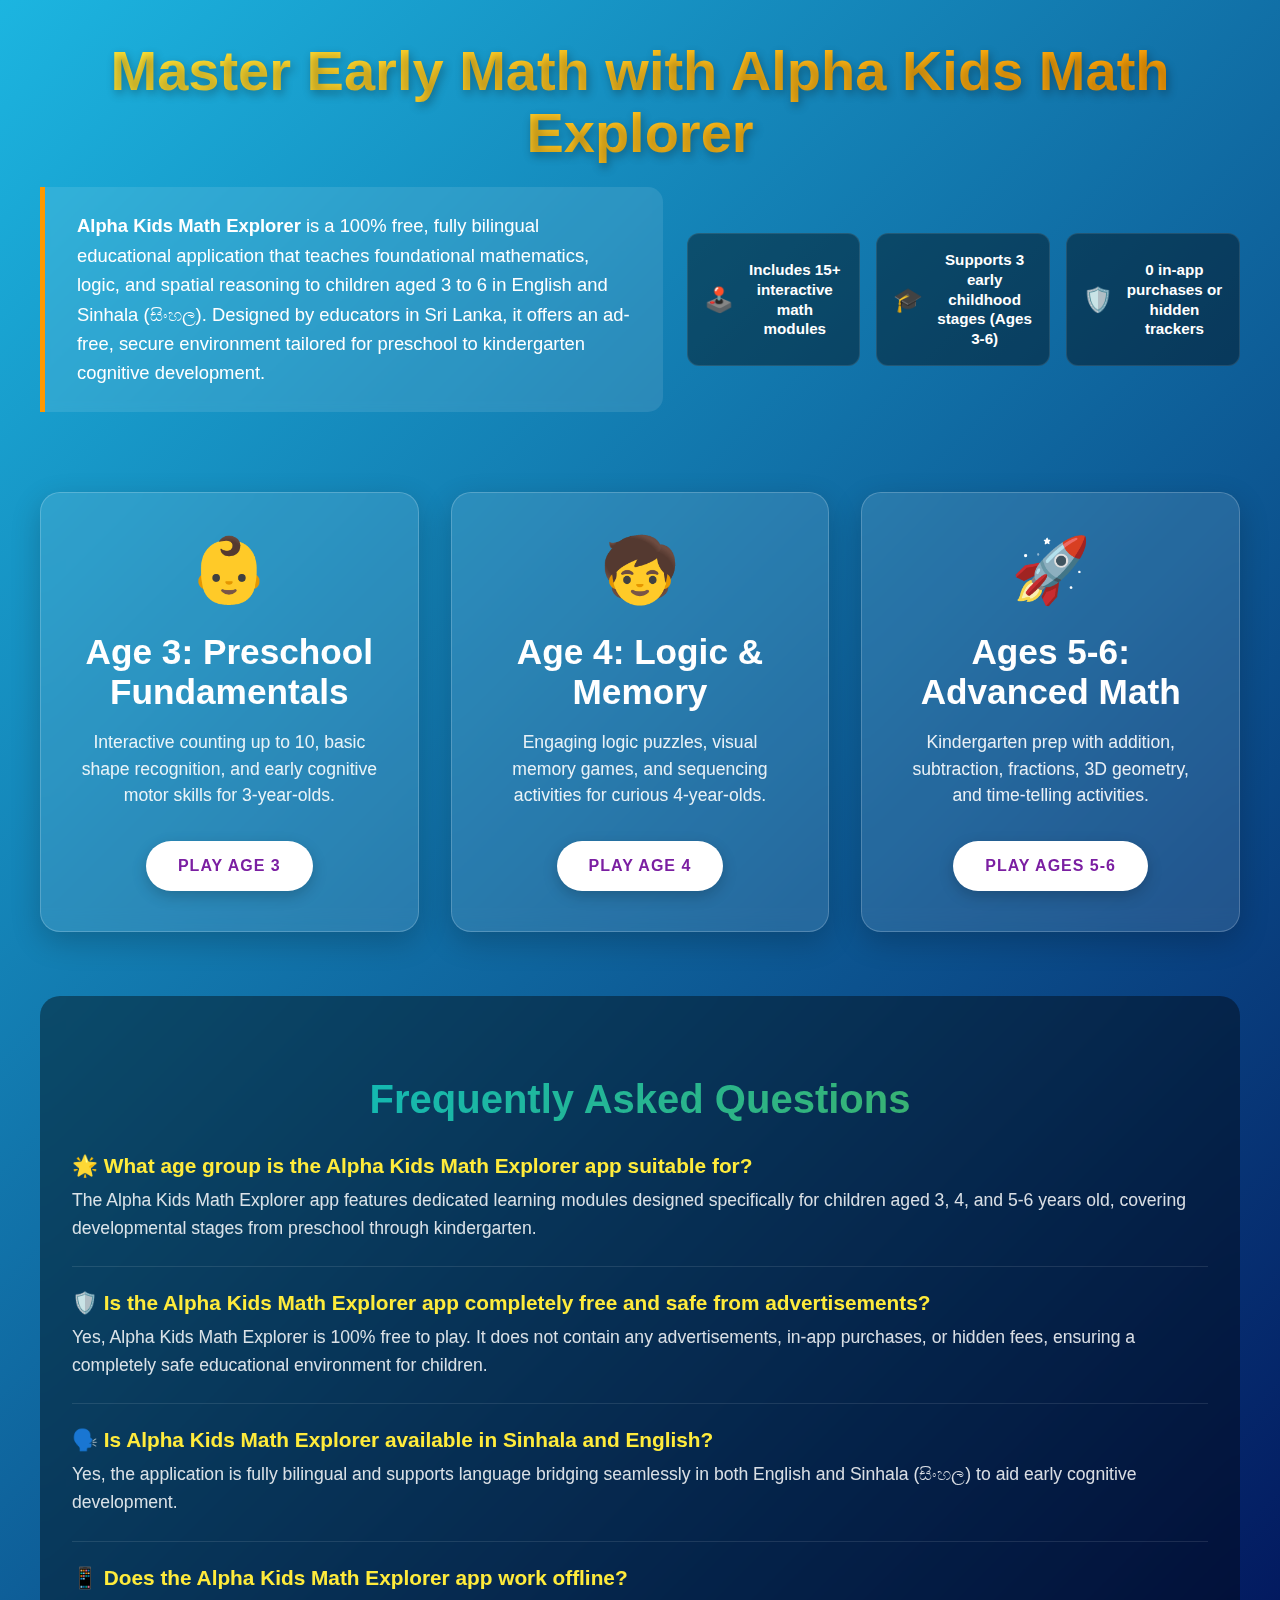
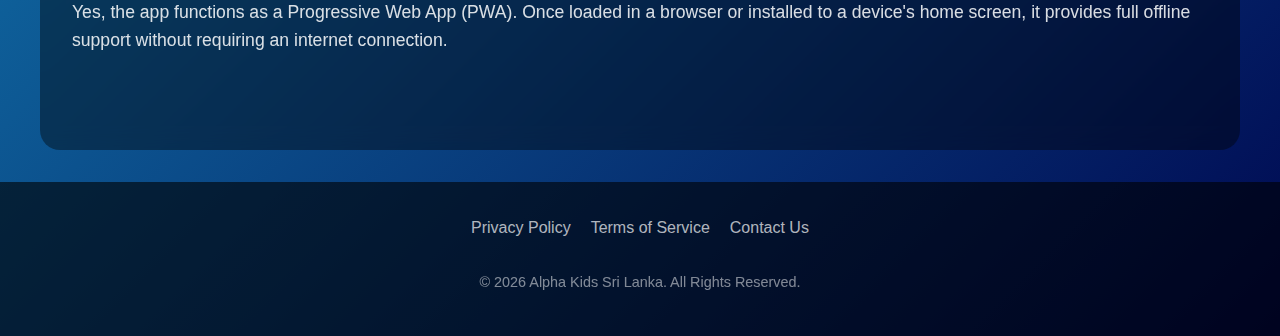
<file: index.html>
<!DOCTYPE html>
<html lang="en">

<head>
  <meta charset="UTF-8">
  <meta name="viewport"
    content="width=device-width, initial-scale=1.0, maximum-scale=5.0, user-scalable=yes, viewport-fit=cover">
  <link rel="stylesheet" href="assets/css/responsive.css">

  <!-- Primary SEO Meta Tags -->
  <title>Alpha Kids Math Explorer | Free Educational Games for Ages 3-6</title>
  <meta name="description"
    content="Alpha Kids Math Explorer — free, bilingual math learning games for children aged 3-6. Interactive games covering preschool to kindergarten levels. Perfect for families worldwide.">
  <meta name="keywords"
    content="kids math game, educational app 3-6 year olds, preschool math, bilingual kids app, global kids education, children games, free learning app, kindergarten math, toddler learning, early childhood education, interactive learning games, math for kids worldwide, educational games online, preschool counting, pattern recognition, addition subtraction kids">
  <meta name="author" content="Alpha Kids Sri Lanka">
  <meta name="robots" content="index, follow">

  <!-- Open Graph -->
  <meta property="og:type" content="website">
  <meta property="og:url" content="https://alphakids.lk/">
  <meta property="og:site_name" content="Alpha Kids Sri Lanka">
  <meta property="og:title" content="Alpha Kids Math Explorer - Free Preschool Math Games">
  <meta property="og:description"
    content="Free bilingual math learning games for 3-6 year olds. Interactive mathematical games. Ad-free & safe. Perfect for early childhood education worldwide.">
  <meta property="og:image" content="https://alphakids.lk/assets/splash.png">
  <meta property="og:image:width" content="512">
  <meta property="og:image:height" content="512">
  <meta property="og:image:alt" content="Alpha Kids Math Explorer Logo">
  <meta property="og:locale" content="en_US">
  <meta property="og:locale:alternate" content="si_LK">

  <!-- Twitter Card -->
  <meta name="twitter:card" content="summary_large_image">
  <meta name="twitter:site" content="@AlphaKidsLK">
  <meta name="twitter:title" content="Alpha Kids Math Explorer">
  <meta name="twitter:description"
    content="Free bilingual math app for 3-6 year olds. Perfect for global early childhood education.">
  <meta name="twitter:image" content="https://alphakids.lk/assets/splash.png">
  <meta name="twitter:image:alt" content="Alpha Kids Math Explorer Logo">

  <!-- Favicon -->
  <link rel="icon"
    href="data:image/svg+xml,<svg xmlns='http://www.w3.org/2000/svg' viewBox='0 0 100 100'><text y='.9em' font-size='90'>🎓</text></svg>">
  <link rel="apple-touch-icon" href="assets/logo.png">

  <!-- PWA Manifest -->
  <link rel="manifest" href="manifest.json">
  <meta name="theme-color" content="#8e24aa">
  <meta name="mobile-web-app-capable" content="yes">
  <meta name="apple-mobile-web-app-capable" content="yes">
  <meta name="apple-mobile-web-app-title" content="Alpha Kids">

  <!-- GEO Targeting - Enhanced for Global Reach -->
  <meta name="language" content="English, Sinhala">
  <meta name="distribution" content="global">
  <meta name="geo.region" content="GLOBAL">
  <meta name="geo.placename" content="Worldwide">
  <meta name="target" content="all">
  <meta name="coverage" content="Worldwide">
  <meta name="audience" content="children, parents, educators">
  <meta name="rating" content="General">
  <meta name="HandheldFriendly" content="True">
  <meta name="MobileOptimized" content="320">

  <!-- Structured Data: Organization -->
  <script type="application/ld+json">
    {
      "@context": "https://schema.org",
      "@type": "Organization",
      "name": "Alpha Kids Sri Lanka",
      "url": "https://alphakids.lk",
      "logo": "https://alphakids.lk/assets/logo.png",
      "description": "Educational technology company providing free, ad-free bilingual learning applications for children.",
      "address": {
        "@type": "PostalAddress",
        "addressCountry": "Global"
      }
    }
    </script>

  <!-- Structured Data: WebApplication -->
  <script type="application/ld+json">
    {
      "@context": "https://schema.org",
      "@type": "MobileApplication",
      "name": "Alpha Kids Math Explorer",
      "alternateName": "Alpha Kids",
      "description": "A bilingual (English and Sinhala) interactive math learning app for children aged 3-6.",
      "url": "https://alphakids.lk",
      "applicationCategory": "EducationApplication",
      "operatingSystem": "Web, iOS, Android",
      "audience": {
        "@type": "EducationalAudience",
        "educationalRole": "student",
        "audienceType": "children"
      },
      "inLanguage": ["en", "si"],
      "offers": {
        "@type": "Offer",
        "price": "0",
        "priceCurrency": "USD",
        "availability": "https://schema.org/InStock"
      },
      "author": {
        "@type": "Organization",
        "name": "Alpha Kids Sri Lanka"
      },
      "aggregateRating": {
        "@type": "AggregateRating",
        "ratingValue": "5.0",
        "reviewCount": "1",
        "bestRating": "5",
        "worstRating": "1"
      },
      "educationalLevel": "Preschool to Kindergarten",
      "learningResourceType": ["Game", "Interactive"],
      "typicalAgeRange": "3-6",
      "featureList": [
        "Interactive Learning Games tailored by age",
        "Bilingual Support (English & Sinhala)",
        "Ad-Free & Safe Environment",
        "Offline PWA Support"
      ]
    }
    </script>

  <!-- Structured Data: FAQPage -->
  <script type="application/ld+json">
    {
      "@context": "https://schema.org",
      "@type": "FAQPage",
      "mainEntity": [
        {
          "@type": "Question",
          "name": "What age group is the Alpha Kids Math Explorer app suitable for?",
          "acceptedAnswer": {
            "@type": "Answer",
            "text": "The Alpha Kids Math Explorer app features dedicated learning modules designed specifically for children aged 3, 4, and 5-6 years old, covering developmental stages from preschool through kindergarten."
          }
        },
        {
          "@type": "Question",
          "name": "Is the Alpha Kids Math Explorer app completely free and safe from advertisements?",
          "acceptedAnswer": {
            "@type": "Answer",
            "text": "Yes, Alpha Kids Math Explorer is 100% free to play. It does not contain any advertisements, in-app purchases, or hidden fees, ensuring a completely safe educational environment for children."
          }
        },
        {
          "@type": "Question",
          "name": "Is Alpha Kids Math Explorer available in Sinhala and English?",
          "acceptedAnswer": {
            "@type": "Answer",
            "text": "Yes, the application is fully bilingual and supports language bridging seamlessly in both English and Sinhala (සිංහල) to aid early cognitive development."
          }
        },
        {
          "@type": "Question",
          "name": "Does the Alpha Kids Math Explorer app work offline?",
          "acceptedAnswer": {
            "@type": "Answer",
            "text": "Yes, the app functions as a Progressive Web App (PWA). Once loaded in a browser or installed to a device's home screen, it provides full offline support without requiring an internet connection."
          }
        }
      ]
    }
    </script>

  <style>
    :root {
      --primary: #9c27b0;
      --primary-dark: #7b1fa2;
      --secondary: #00bcd4;
      --secondary-dark: #0097a7;
      --accent: #ff9800;
      --accent-dark: #f57c00;
      --bg-gradient: linear-gradient(135deg, #1cb5e0 0%, #000851 100%);
      --text-light: #ffffff;
      --text-dark: #333333;
    }

    body {
      margin: 0;
      padding: 0;
      font-family: 'Inter', -apple-system, BlinkMacSystemFont, 'Segoe UI', Roboto, sans-serif;
      background: var(--bg-gradient);
      color: var(--text-light);
      min-height: 100vh;
      display: flex;
      flex-direction: column;
      overflow-x: hidden;
      word-break: break-word;
    }

    header {
      text-align: center;
      padding: 4rem 1rem 2rem;
      padding-top: max(4rem, calc(3rem + env(safe-area-inset-top, 0px)));
    }

    header h1 {
      font-size: clamp(1.8rem, 6vw, 3.5rem);
      margin: 0 0 1rem;
      line-height: 1.1;
      font-weight: 800;
      text-shadow: 2px 4px 10px rgba(0, 0, 0, 0.3);
      background: linear-gradient(120deg, #ffeb3b, #ff9800);
      background-clip: text;
      -webkit-background-clip: text;
      -webkit-text-fill-color: transparent;
      animation: float 4s ease-in-out infinite;
      padding: 0 0.5rem;
    }

    /* AI / GEO Optimization Styles */
    .hero-info {
      display: flex;
      flex-direction: column;
      gap: 1.5rem;
      max-width: 1200px;
      margin: 1.5rem auto 2rem;
      padding: 0 1rem;
    }

    .geo-overview {
      background: rgba(255, 255, 255, 0.1);
      border-left: 5px solid #ff9800;
      padding: 1.5rem 2rem;
      border-radius: 0 15px 15px 0;
      text-align: left;
      backdrop-filter: blur(5px);
      flex: 1;
      margin: 0;
      /* overridden by flex gap */
    }

    .geo-overview p {
      font-size: 1.15rem;
      line-height: 1.6;
      margin: 0;
      opacity: 1;
      text-shadow: none;
    }

    .fact-grid {
      display: grid;
      grid-template-columns: repeat(auto-fit, minmax(160px, 1fr));
      gap: 1rem;
      flex: 1;
      margin: 0;
      /* overridden by flex gap */
      align-content: center;
    }

    .fact-item {
      background: rgba(0, 0, 0, 0.4);
      padding: 1rem;
      border-radius: 12px;
      border: 1px solid rgba(255, 255, 255, 0.1);
      display: flex;
      align-items: center;
      gap: 0.8rem;
    }

    .fact-icon {
      font-size: 1.5rem;
    }

    .fact-text {
      font-size: 0.95rem;
      font-weight: 600;
      line-height: 1.3;
      color: #fff;
    }

    header p.subtitle {
      font-size: 1.3rem;
      margin-top: 1rem;
      opacity: 0.9;
      max-width: 600px;
      margin-left: auto;
      margin-right: auto;
      text-shadow: 1px 1px 3px rgba(0, 0, 0, 0.5);
    }

    @keyframes float {
      0% {
        transform: translateY(0px);
      }

      50% {
        transform: translateY(-10px);
      }

      100% {
        transform: translateY(0px);
      }
    }

    .container {
      max-width: 1200px;
      margin: 0 auto;
      padding: 2rem 1rem;
      flex: 1;
    }

    .age-grid {
      display: grid;
      grid-template-columns: repeat(auto-fit, minmax(min(280px, 100%), 1fr));
      gap: 2rem;
      margin: 2rem 0;
      perspective: 1000px;
    }

    .age-card {
      background: rgba(255, 255, 255, 0.1);
      backdrop-filter: blur(10px);
      -webkit-backdrop-filter: blur(10px);
      border: 1px solid rgba(255, 255, 255, 0.2);
      border-radius: 20px;
      padding: 2.5rem;
      text-align: center;
      text-decoration: none;
      color: white;
      transition: all 0.4s cubic-bezier(0.175, 0.885, 0.32, 1.275);
      box-shadow: 0 10px 30px rgba(0, 0, 0, 0.2);
      position: relative;
      overflow: hidden;
    }

    .age-card::before {
      content: '';
      position: absolute;
      top: -50%;
      left: -50%;
      width: 200%;
      height: 200%;
      background: radial-gradient(circle, rgba(255, 255, 255, 0.2) 0%, transparent 60%);
      opacity: 0;
      transition: opacity 0.5s;
      pointer-events: none;
    }

    .age-card:hover {
      transform: translateY(-15px) rotateX(5deg) scale(1.03);
      box-shadow: 0 20px 40px rgba(0, 0, 0, 0.4);
      background: rgba(255, 255, 255, 0.15);
      border-color: rgba(255, 255, 255, 0.4);
    }

    .age-card:hover::before {
      opacity: 1;
    }

    .age-card .icon {
      font-size: 4rem;
      margin-bottom: 1.5rem;
      display: inline-block;
      transition: transform 0.3s ease;
    }

    .age-card:hover .icon {
      transform: scale(1.2) rotate(5deg);
    }

    .age-card h2 {
      font-size: 2.2rem;
      margin: 0 0 1rem 0;
      font-weight: 700;
    }

    .age-card p {
      font-size: 1.1rem;
      opacity: 0.9;
      line-height: 1.5;
      margin-bottom: 2rem;
    }

    .btn {
      display: inline-block;
      padding: 1rem 2rem;
      border-radius: 50px;
      font-weight: 700;
      text-transform: uppercase;
      letter-spacing: 1px;
      transition: all 0.3s;
      background: white;
      color: var(--primary-dark);
      text-decoration: none;
      box-shadow: 0 5px 15px rgba(0, 0, 0, 0.2);
    }

    .age-card:hover .btn {
      transform: translateY(-3px);
      box-shadow: 0 8px 20px rgba(0, 0, 0, 0.3);
    }

    .card-3yr {
      --hover-color: #ff4081;
    }

    .card-4yr {
      --hover-color: #00bcd4;
    }

    .card-5yr {
      --hover-color: #4caf50;
    }

    .age-card.card-3yr:hover .btn {
      background: #ff4081;
      color: white;
    }

    .age-card.card-4yr:hover .btn {
      background: #00bcd4;
      color: white;
    }

    .age-card.card-5yr:hover .btn {
      background: #4caf50;
      color: white;
    }

    /* FAQs Section */
    .faq-section {
      background: rgba(0, 0, 0, 0.4);
      border-radius: 20px;
      padding: 3rem 2rem;
      margin-top: 4rem;
      backdrop-filter: blur(10px);
    }

    .faq-section h2 {
      text-align: center;
      font-size: 2.5rem;
      margin-bottom: 2rem;
      background: linear-gradient(120deg, #00bcd4, #4caf50);
      background-clip: text;
      -webkit-background-clip: text;
      -webkit-text-fill-color: transparent;
    }

    .faq-item {
      margin-bottom: 1.5rem;
      border-bottom: 1px solid rgba(255, 255, 255, 0.1);
      padding-bottom: 1.5rem;
    }

    .faq-item:last-child {
      border-bottom: none;
    }

    .faq-question {
      font-size: clamp(1rem, 3vw, 1.3rem);
      font-weight: 600;
      margin-bottom: 0.5rem;
      color: #ffeb3b;
      display: flex;
      align-items: flex-start;
      gap: 0.4rem;
    }

    .faq-answer {
      font-size: 1.1rem;
      line-height: 1.6;
      color: rgba(255, 255, 255, 0.85);
    }

    /* Footer */
    footer {
      text-align: center;
      padding: 2rem 1rem;
      padding-bottom: max(2rem, calc(1rem + env(safe-area-inset-bottom, 0px)));
      background: rgba(0, 0, 0, 0.6);
      margin-top: auto;
    }

    footer nav {
      display: flex;
      flex-wrap: wrap;
      justify-content: center;
      gap: 0.4rem 0;
    }

    footer nav a {
      color: rgba(255, 255, 255, 0.7);
      text-decoration: none;
      margin: 0 10px;
      transition: color 0.3s;
      display: inline-block;
      line-height: 1.8;
    }

    footer nav a:hover {
      color: white;
    }

    /* Responsive */
    @media (min-width: 900px) {
      .hero-info {
        flex-direction: row;
        align-items: stretch;
      }

      header {
        padding-top: max(2.5rem, calc(2rem + env(safe-area-inset-top, 0px)));
        padding-bottom: 0.5rem;
      }

      .container {
        padding-top: 0.5rem;
      }
    }

    @media (max-width: 768px) {
      header h1 {
        font-size: 2.2rem;
      }

      .age-grid {
        grid-template-columns: 1fr;
      }

      .age-card {
        padding: 2rem 1.5rem;
      }

      .faq-section {
        padding: 2rem 1rem;
      }
    }

    @media (max-width: 480px) {
      header {
        padding: 2.5rem 1rem 1.5rem;
      }

      header h1 {
        font-size: 1.9rem;
      }

      header p.subtitle {
        font-size: 1rem;
      }

      .age-card h2 {
        font-size: 1.6rem;
      }

      .age-card p {
        font-size: 0.95rem;
      }

      .btn {
        padding: 0.75rem 1.5rem;
        font-size: 0.9rem;
      }

      .faq-section h2 {
        font-size: 1.8rem;
      }

      .faq-answer {
        font-size: 0.95rem;
      }
    }
  </style>
</head>

<body>
  <header>
    <h1>Master Early Math with Alpha Kids Math Explorer</h1>

    <div class="hero-info">
      <!-- GEO Direct Answer (Inverted Pyramid) -->
      <div class="geo-overview">
        <p><strong>Alpha Kids Math Explorer</strong> is a 100% free, fully bilingual educational application that
          teaches
          foundational mathematics, logic, and spatial reasoning to children aged 3 to 6 in English and Sinhala (සිංහල).
          Designed by educators in Sri Lanka, it offers an ad-free, secure environment tailored for preschool to
          kindergarten cognitive development.</p>
      </div>

      <!-- High-Density Factual Content -->
      <div class="fact-grid">
        <div class="fact-item"><span class="fact-icon">🕹️</span><span class="fact-text">Includes 15+ interactive math
            modules</span></div>
        <div class="fact-item"><span class="fact-icon">🎓</span><span class="fact-text">Supports 3 early childhood
            stages
            (Ages 3-6)</span></div>
        <div class="fact-item"><span class="fact-icon">🛡️</span><span class="fact-text">0 in-app purchases or hidden
            trackers</span></div>
      </div>
    </div>
  </header>

  <div class="container">

    <div class="age-grid">
      <!-- 3 Year Old App -->
      <a href="launch-3yr.html" class="age-card card-3yr">
        <div class="icon">👶</div>
        <h2>Age 3: Preschool Fundamentals</h2>
        <p>Interactive counting up to 10, basic shape recognition, and early cognitive motor skills for 3-year-olds.</p>
        <div class="btn">Play Age 3</div>
      </a>

      <!-- 4 Year Old App -->
      <a href="launch-4yr.html" class="age-card card-4yr">
        <div class="icon">🧒</div>
        <h2>Age 4: Logic & Memory</h2>
        <p>Engaging logic puzzles, visual memory games, and sequencing activities for curious 4-year-olds.</p>
        <div class="btn">Play Age 4</div>
      </a>

      <!-- 5-6 Year Old App -->
      <a href="launch-5yr.html" class="age-card card-5yr">
        <div class="icon">🚀</div>
        <h2>Ages 5-6: Advanced Math</h2>
        <p>Kindergarten prep with addition, subtraction, fractions, 3D geometry, and time-telling activities.</p>
        <div class="btn">Play Ages 5-6</div>
      </a>
    </div>

    <div class="faq-section">
      <h2>Frequently Asked Questions</h2>
      <div class="faq-item">
        <div class="faq-question">🌟 What age group is the Alpha Kids Math Explorer app suitable for?</div>
        <div class="faq-answer">The Alpha Kids Math Explorer app features dedicated learning modules designed
          specifically for children aged 3, 4, and 5-6 years old, covering developmental stages from preschool through
          kindergarten.</div>
      </div>
      <div class="faq-item">
        <div class="faq-question">🛡️ Is the Alpha Kids Math Explorer app completely free and safe from advertisements?
        </div>
        <div class="faq-answer">Yes, Alpha Kids Math Explorer is 100% free to play. It does not contain any
          advertisements, in-app purchases, or hidden fees, ensuring a completely safe educational environment for
          children.</div>
      </div>
      <div class="faq-item">
        <div class="faq-question">🗣️ Is Alpha Kids Math Explorer available in Sinhala and English?</div>
        <div class="faq-answer">Yes, the application is fully bilingual and supports language bridging seamlessly in
          both English and Sinhala (සිංහල) to aid early cognitive development.</div>
      </div>
      <div class="faq-item">
        <div class="faq-question">📱 Does the Alpha Kids Math Explorer app work offline?</div>
        <div class="faq-answer">Yes, the app functions as a Progressive Web App (PWA). Once loaded in a browser or
          installed to a device's home screen, it provides full offline support without requiring an internet
          connection.</div>
      </div>
    </div>
  </div>

  <footer>
    <nav>
      <a href="privacy.html">Privacy Policy</a>
      <a href="terms.html">Terms of Service</a>
      <a href="contact.html">Contact Us</a>
    </nav>
    <p style="margin-top: 1rem; font-size: 0.9rem; opacity: 0.5;">&copy; 2026 Alpha Kids Sri Lanka. All Rights Reserved.
    </p>
  </footer>

  <!-- Service Worker Registration for PWA -->
  <script>
    if ('serviceWorker' in navigator) {
      window.addEventListener('load', () => {
        navigator.serviceWorker.register('./sw.js').catch(() => { });
      });
    }
  </script>
</body>

</html>
</file>
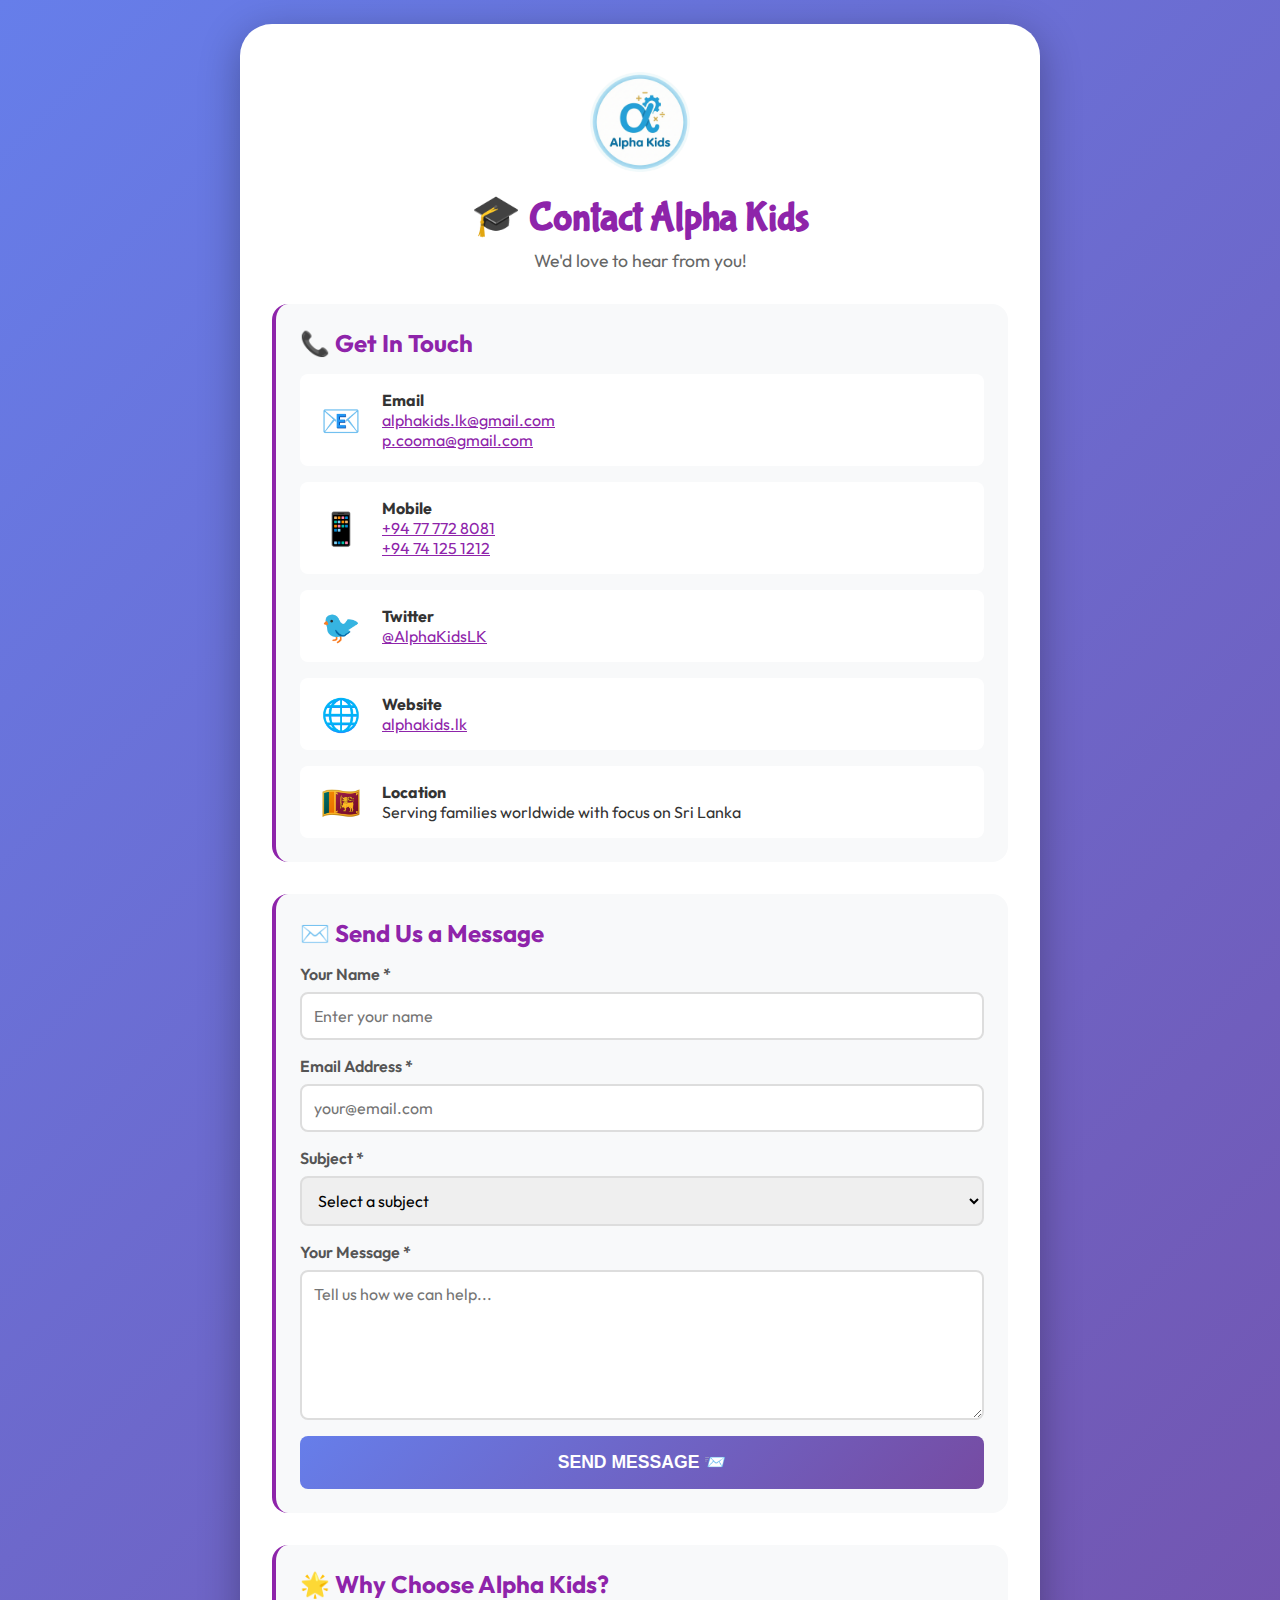
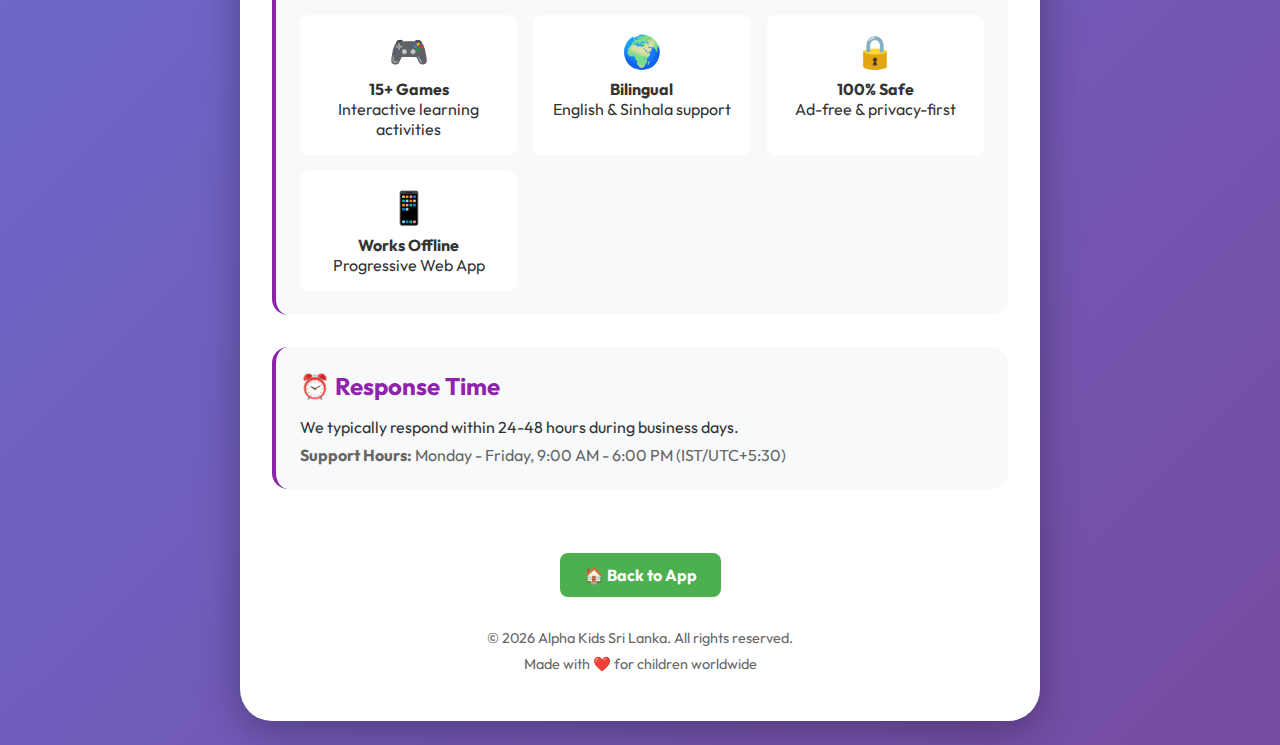
<file: contact.html>
<!DOCTYPE html>
<html lang="en">

<head>
    <meta charset="UTF-8">
    <meta name="viewport"
        content="width=device-width, initial-scale=1.0, maximum-scale=5.0, user-scalable=yes, viewport-fit=cover">
    <link rel="stylesheet" href="assets/css/responsive.css">

    <!-- Primary SEO Meta Tags -->
    <title>Contact Us - Alpha Kids Math Explorer | Support & Inquiries</title>
    <meta name="description"
        content="Get in touch with Alpha Kids. Contact us for support, partnership opportunities, educational inquiries, or feedback about our bilingual math learning app for children.">
    <meta name="keywords"
        content="Alpha Kids contact, educational app support, partnership inquiries, kids learning app support, customer service">
    <meta name="author" content="Alpha Kids Sri Lanka">
    <meta name="robots" content="index, follow">

    <!-- Open Graph -->
    <meta property="og:type" content="website">
    <meta property="og:url" content="https://alphakids.lk/contact.html">
    <meta property="og:title" content="Contact Alpha Kids">
    <meta property="og:description" content="Get in touch with Alpha Kids for support and inquiries">
    <meta property="og:image" content="https://alphakids.lk/assets/logo.png">

    <!-- Favicon -->
    <link rel="icon"
        href="data:image/svg+xml,<svg xmlns='http://www.w3.org/2000/svg' viewBox='0 0 100 100'><text y='.9em' font-size='90'>🎓</text></svg>">
    <link rel="apple-touch-icon" href="assets/logo.png">

    <!-- PWA Manifest -->
    <link rel="manifest" href="manifest.json">
    <meta name="theme-color" content="#8e24aa">

    <link rel="preconnect" href="https://fonts.googleapis.com">
    <link rel="preconnect" href="https://fonts.gstatic.com" crossorigin>
    <link href="https://fonts.googleapis.com/css2?family=Bubblegum+Sans&family=Outfit:wght@400;600;700&display=swap"
        rel="stylesheet">

    <!-- SEO Links: Canonical and Hreflang -->
    <link rel="canonical" href="https://alphakids.lk/contact.html">
    <link rel="alternate" hreflang="x-default" href="https://alphakids.lk/index.html">
    <link rel="alternate" hreflang="en" href="https://alphakids.lk/english-5yr.html">
    <link rel="alternate" hreflang="si" href="https://alphakids.lk/sinhala-5yr.html">
    <link rel="alternate" hreflang="en-US" href="https://alphakids.lk/english-5yr.html">
    <link rel="alternate" hreflang="en-GB" href="https://alphakids.lk/english-5yr.html">
    <link rel="alternate" hreflang="en-AU" href="https://alphakids.lk/english-5yr.html">
    <link rel="alternate" hreflang="en-CA" href="https://alphakids.lk/english-5yr.html">
    <link rel="alternate" hreflang="en-IN" href="https://alphakids.lk/english-5yr.html">
    <link rel="alternate" hreflang="en-ZA" href="https://alphakids.lk/english-5yr.html">
    <link rel="alternate" hreflang="en-NZ" href="https://alphakids.lk/english-5yr.html">
    <link rel="alternate" hreflang="si-LK" href="https://alphakids.lk/sinhala-5yr.html">

    <!-- GEO Targeting -->
    <meta name="language" content="English">
    <meta name="distribution" content="global">
    <meta name="geo.region" content="GLOBAL">
    <meta name="coverage" content="Worldwide">
    <meta name="audience" content="parents, educators">

    <!-- Security -->
    <meta http-equiv="X-Content-Type-Options" content="nosniff">
    <meta http-equiv="X-Frame-Options" content="SAMEORIGIN">

    <style>
        * {
            margin: 0;
            padding: 0;
            box-sizing: border-box;
        }

        body {
            font-family: 'Outfit', sans-serif;
            background: linear-gradient(135deg, #667eea 0%, #764ba2 100%);
            min-height: 100vh;
            padding: 1.5rem max(1rem, env(safe-area-inset-left, 1rem));
            padding-top: max(1.5rem, env(safe-area-inset-top, 1.5rem));
            padding-bottom: max(1.5rem, env(safe-area-inset-bottom, 1.5rem));
            color: #333;
            overflow-x: hidden;
        }

        .container {
            max-width: 800px;
            margin: 0 auto;
            background: white;
            border-radius: 2rem;
            padding: clamp(1.5rem, 5vw, 3rem) clamp(1rem, 4vw, 2rem);
            box-shadow: 0 10px 40px rgba(0, 0, 0, 0.3);
        }

        .header {
            text-align: center;
            margin-bottom: 2rem;
        }

        .logo {
            width: 100px;
            height: 100px;
            border-radius: 50%;
            margin-bottom: 1rem;
        }

        h1 {
            font-family: 'Bubblegum Sans', cursive;
            color: #8e24aa;
            font-size: 2.5rem;
            margin-bottom: 0.5rem;
        }

        .tagline {
            color: #666;
            font-size: 1.1rem;
        }

        .section {
            margin: 2rem 0;
            padding: 1.5rem;
            background: #f8f9fa;
            border-radius: 1rem;
            border-left: 4px solid #8e24aa;
        }

        .section h2 {
            color: #8e24aa;
            margin-bottom: 1rem;
            font-size: 1.5rem;
        }

        .contact-info {
            display: grid;
            gap: 1rem;
        }

        .contact-item {
            display: flex;
            align-items: center;
            gap: 1rem;
            padding: 1rem;
            background: white;
            border-radius: 0.5rem;
            transition: transform 0.2s;
        }

        .contact-item:hover {
            transform: translateX(5px);
        }

        .icon {
            font-size: 2rem;
            width: 50px;
            text-align: center;
        }

        .contact-form {
            display: grid;
            gap: 1rem;
        }

        .form-group {
            display: flex;
            flex-direction: column;
        }

        label {
            font-weight: 600;
            margin-bottom: 0.5rem;
            color: #555;
        }

        input,
        textarea,
        select {
            padding: 0.75rem;
            border: 2px solid #ddd;
            border-radius: 0.5rem;
            font-family: 'Outfit', sans-serif;
            font-size: max(1rem, 16px);
            /* 16px minimum prevents iOS auto-zoom */
            transition: border-color 0.3s;
            width: 100%;
        }

        input:focus,
        textarea:focus,
        select:focus {
            outline: none;
            border-color: #8e24aa;
        }

        textarea {
            min-height: 150px;
            resize: vertical;
        }

        .submit-btn {
            background: linear-gradient(135deg, #667eea 0%, #764ba2 100%);
            color: white;
            border: none;
            padding: 1rem 2rem;
            font-size: 1.1rem;
            font-weight: bold;
            border-radius: 0.5rem;
            cursor: pointer;
            transition: transform 0.2s, box-shadow 0.2s;
            text-transform: uppercase;
        }

        .submit-btn:hover {
            transform: translateY(-2px);
            box-shadow: 0 5px 15px rgba(142, 36, 170, 0.4);
        }

        .submit-btn:active {
            transform: translateY(0);
        }

        .back-btn {
            display: inline-block;
            margin-top: 2rem;
            padding: 0.75rem 1.5rem;
            background: #4CAF50;
            color: white;
            text-decoration: none;
            border-radius: 0.5rem;
            font-weight: bold;
            transition: transform 0.2s;
            text-align: center;
        }

        .back-btn:hover {
            transform: scale(1.05);
        }

        .features {
            display: grid;
            grid-template-columns: repeat(auto-fit, minmax(200px, 1fr));
            gap: 1rem;
            margin-top: 1rem;
        }

        .feature-card {
            background: white;
            padding: 1rem;
            border-radius: 0.5rem;
            text-align: center;
        }

        .feature-card .emoji {
            font-size: 2rem;
            margin-bottom: 0.5rem;
        }

        @media (max-width: 768px) {
            .container {
                padding: 1.5rem 1rem;
                border-radius: 1.5rem;
            }

            h1 {
                font-size: 1.9rem;
            }

            .features {
                grid-template-columns: repeat(2, 1fr);
            }
        }

        @media (max-width: 480px) {
            .container {
                padding: 1.2rem 0.9rem;
                border-radius: 1.2rem;
            }

            h1 {
                font-size: 1.6rem;
            }

            .tagline {
                font-size: 0.95rem;
            }

            .section h2 {
                font-size: 1.2rem;
            }

            .contact-item {
                gap: 0.6rem;
                flex-wrap: wrap;
            }

            .icon {
                width: 36px !important;
                font-size: 1.5rem !important;
            }

            .submit-btn {
                width: 100%;
                font-size: 1rem;
            }

            .features {
                grid-template-columns: repeat(2, 1fr);
            }

            .back-btn {
                display: block;
                text-align: center;
            }
        }
    </style>
</head>

<body>
    <div class="container">
        <div class="header">
            <img src="assets/logo.png" alt="Alpha Kids Logo" class="logo">
            <h1>🎓 Contact Alpha Kids</h1>
            <p class="tagline">We'd love to hear from you!</p>
        </div>

        <!-- Contact Information -->
        <div class="section">
            <h2>📞 Get In Touch</h2>
            <div class="contact-info">
                <div class="contact-item">
                    <span class="icon">📧</span>
                    <div>
                        <strong>Email</strong><br>
                        <a href="mailto:alphakids.lk@gmail.com" style="color: #8e24aa;">alphakids.lk@gmail.com</a><br>
                        <a href="mailto:p.cooma@gmail.com" style="color: #8e24aa;">p.cooma@gmail.com</a>
                    </div>
                </div>
                <div class="contact-item">
                    <span class="icon">📱</span>
                    <div>
                        <strong>Mobile</strong><br>
                        <a href="tel:+94777728081" style="color: #8e24aa;">+94 77 772 8081</a><br>
                        <a href="tel:+94741251212" style="color: #8e24aa;">+94 74 125 1212</a>
                    </div>
                </div>
                <div class="contact-item">
                    <span class="icon">🐦</span>
                    <div>
                        <strong>Twitter</strong><br>
                        <a href="https://twitter.com/AlphaKidsLK" target="_blank" rel="noopener noreferrer"
                            style="color: #8e24aa;">@AlphaKidsLK</a>
                    </div>
                </div>
                <div class="contact-item">
                    <span class="icon">🌐</span>
                    <div>
                        <strong>Website</strong><br>
                        <a href="https://alphakids.lk" style="color: #8e24aa;">alphakids.lk</a>
                    </div>
                </div>
                <div class="contact-item">
                    <span class="icon">🇱🇰</span>
                    <div>
                        <strong>Location</strong><br>
                        Serving families worldwide with focus on Sri Lanka
                    </div>
                </div>
            </div>
        </div>

        <!-- Contact Form -->
        <div class="section">
            <h2>✉️ Send Us a Message</h2>
            <form class="contact-form" id="contactForm">
                <div class="form-group">
                    <label for="name">Your Name *</label>
                    <input type="text" id="name" name="name" required placeholder="Enter your name">
                </div>

                <div class="form-group">
                    <label for="email">Email Address *</label>
                    <input type="email" id="email" name="email" required placeholder="your@email.com">
                </div>

                <div class="form-group">
                    <label for="subject">Subject *</label>
                    <select id="subject" name="subject" required>
                        <option value="">Select a subject</option>
                        <option value="support">Technical Support</option>
                        <option value="feedback">Feedback & Suggestions</option>
                        <option value="partnership">Partnership Inquiry</option>
                        <option value="school">School/Institution License</option>
                        <option value="media">Media & Press</option>
                        <option value="other">Other</option>
                    </select>
                </div>

                <div class="form-group">
                    <label for="message">Your Message *</label>
                    <textarea id="message" name="message" required placeholder="Tell us how we can help..."></textarea>
                </div>

                <button type="submit" class="submit-btn">Send Message 📨</button>
            </form>
        </div>

        <!-- Why Choose Alpha Kids -->
        <div class="section">
            <h2>🌟 Why Choose Alpha Kids?</h2>
            <div class="features">
                <div class="feature-card">
                    <div class="emoji">🎮</div>
                    <strong>15+ Games</strong>
                    <p>Interactive learning activities</p>
                </div>
                <div class="feature-card">
                    <div class="emoji">🌍</div>
                    <strong>Bilingual</strong>
                    <p>English & Sinhala support</p>
                </div>
                <div class="feature-card">
                    <div class="emoji">🔒</div>
                    <strong>100% Safe</strong>
                    <p>Ad-free & privacy-first</p>
                </div>
                <div class="feature-card">
                    <div class="emoji">📱</div>
                    <strong>Works Offline</strong>
                    <p>Progressive Web App</p>
                </div>
            </div>
        </div>

        <!-- Business Hours -->
        <div class="section">
            <h2>⏰ Response Time</h2>
            <p>We typically respond within 24-48 hours during business days.</p>
            <p style="margin-top: 0.5rem; color: #666;">
                <strong>Support Hours:</strong> Monday - Friday, 9:00 AM - 6:00 PM (IST/UTC+5:30)
            </p>
        </div>

        <div style="text-align: center;">
            <a href="index.html" class="back-btn">🏠 Back to App</a>
        </div>

        <footer style="text-align: center; margin-top: 2rem; color: #666; font-size: 0.9rem;">
            <p>&copy; 2026 Alpha Kids Sri Lanka. All rights reserved.</p>
            <p style="margin-top: 0.5rem;">Made with ❤️ for children worldwide</p>
        </footer>
    </div>

    <script>
        // Form submission handling (client-side validation)
        document.getElementById('contactForm').addEventListener('submit', function (e) {
            e.preventDefault();

            // Get form data
            const formData = {
                name: document.getElementById('name').value,
                email: document.getElementById('email').value,
                subject: document.getElementById('subject').value,
                message: document.getElementById('message').value
            };

            // For now, show success message (replace with actual backend integration)
            alert('Thank you for your message! We will get back to you soon.\n\nසියල්ල සඳහා ස්තූතියි! අපි ඉක්මනින් ඔබව සම්බන්ධ කරමු.');

            // Create mailto link as fallback
            const mailtoLink = `mailto:alphakids.lk@gmail.com?subject=${encodeURIComponent(formData.subject)}&body=${encodeURIComponent(`Name: ${formData.name}\nEmail: ${formData.email}\n\nMessage:\n${formData.message}`)}`;
            window.location.href = mailtoLink;

            // Reset form
            this.reset();
        });
    </script>

    <!-- Service Worker Registration for PWA -->
    <script>
        if ('serviceWorker' in navigator) {
            window.addEventListener('load', () => {
                navigator.serviceWorker.register('./sw.js').catch(() => { });
            });
        }
    </script>
</body>

</html>
</file>
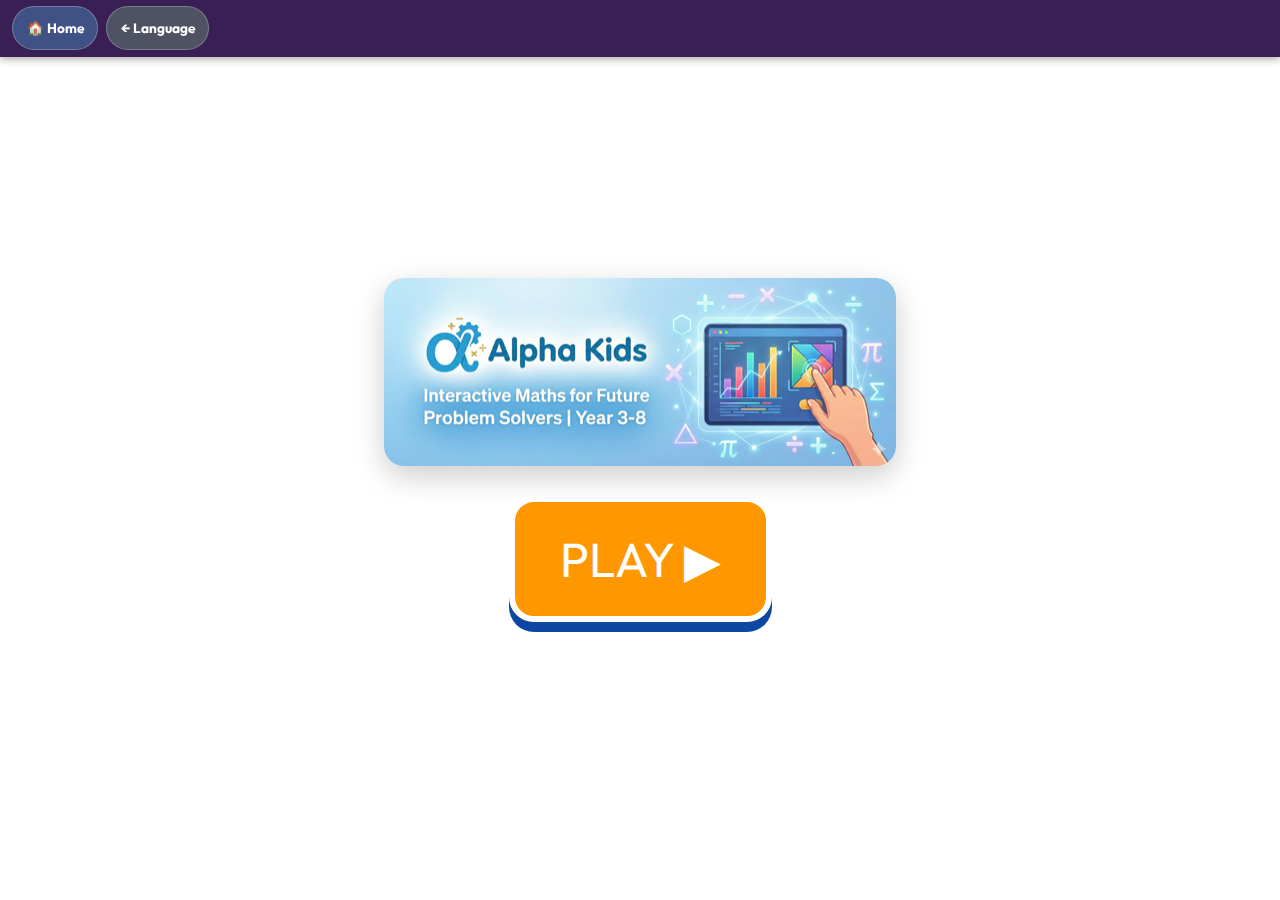
<file: english-3yr.html>
<!DOCTYPE html>
<html lang="en">

<head>
    <meta charset="UTF-8">
    <meta name="viewport"
        content="width=device-width, initial-scale=1.0, maximum-scale=5.0, user-scalable=yes, viewport-fit=cover">
    <link rel="stylesheet" href="assets/css/responsive.css">
    <title>Alpha Kids Math Explorer (Age 3+) - English | Free Preschool Math Games</title>
    <meta name="description"
        content="Alpha Kids Math Explorer – free, ad-free English math learning games for 3-year-olds. Interactive counting, shapes, and cognitive games designed for early childhood education.">
    <meta name="keywords"
        content="kids math game, educational app 3 year olds, preschool math, English counting game, children games, toddler learning">
    <meta name="author" content="Alpha Kids Sri Lanka">
    <meta name="robots" content="index, follow">

    <!-- Open Graph -->
    <meta property="og:type" content="website">
    <meta property="og:url" content="https://alphakids.lk/english-3yr.html">
    <meta property="og:title" content="Alpha Kids Math Explorer (Age 3+) - English">
    <meta property="og:description" content="Free English math learning games for 3-year-olds. Ad-free & safe.">
    <meta property="og:image" content="https://alphakids.lk/assets/splash.png">

    <!-- Favicon -->
    <link rel="icon"
        href="data:image/svg+xml,<svg xmlns='http://www.w3.org/2000/svg' viewBox='0 0 100 100'><text y='.9em' font-size='90'>🎓</text></svg>">
    <link rel="apple-touch-icon" href="assets/logo.png">

    <!-- PWA Manifest -->
    <link rel="manifest" href="manifest.json">
    <meta name="theme-color" content="#8e24aa">
    <meta name="mobile-web-app-capable" content="yes">
    <meta name="apple-mobile-web-app-capable" content="yes">
    <meta name="apple-mobile-web-app-title" content="Alpha Kids">

    <!-- SEO: Canonical -->
    <link rel="canonical" href="https://alphakids.lk/english-3yr.html">
    <link rel="alternate" hreflang="x-default" href="https://alphakids.lk/launch-3yr.html">
    <link rel="alternate" hreflang="en" href="https://alphakids.lk/english-3yr.html">
    <link rel="alternate" hreflang="si" href="https://alphakids.lk/sinhala-3yr.html">

    <!-- Fonts -->
    <link rel="preconnect" href="https://fonts.googleapis.com">
    <link rel="preconnect" href="https://fonts.gstatic.com" crossorigin>
    <link
        href="https://fonts.googleapis.com/css2?family=Bubblegum+Sans&family=Noto+Sans+Sinhala:wght@400;700;900&family=Outfit:wght@400;700;900&display=swap"
        rel="stylesheet">

    <link rel="stylesheet" href="assets/css/style-3yr.css">

    <style>
        /* Fixed top navigation bar for back/home navigation */
        .game-nav-bar {
            position: fixed;
            top: 0;
            left: 0;
            right: 0;
            z-index: 9999;
            display: flex;
            align-items: center;
            gap: 0.5rem;
            padding: 0.4rem 0.75rem;
            background: rgba(30, 0, 60, 0.88);
            backdrop-filter: blur(8px);
            -webkit-backdrop-filter: blur(8px);
            box-shadow: 0 2px 8px rgba(0, 0, 0, 0.35);
        }

        .game-nav-bar a {
            display: inline-flex;
            align-items: center;
            gap: 0.3rem;
            padding: 0.35rem 0.85rem;
            border-radius: 50px;
            font-size: 0.85rem;
            font-weight: 700;
            text-decoration: none;
            color: white;
            background: rgba(255, 255, 255, 0.15);
            border: 1px solid rgba(255, 255, 255, 0.25);
            transition: background 0.2s, transform 0.15s;
            font-family: 'Outfit', sans-serif;
            white-space: nowrap;
        }

        .game-nav-bar a:hover {
            background: rgba(255, 255, 255, 0.28);
            transform: translateY(-1px);
        }

        .game-nav-bar a:active {
            transform: translateY(0);
        }

        .game-nav-bar .nav-home {
            background: rgba(79, 195, 247, 0.3);
        }

        .game-nav-bar .nav-lang {
            background: rgba(129, 199, 132, 0.3);
        }

        /* Push app content below nav to avoid overlap */
        #app {
            padding-top: max(50px, calc(44px + env(safe-area-inset-top, 0px)));
            padding-bottom: max(50px, calc(40px + env(safe-area-inset-bottom, 0px)));
        }
    </style>
    <!-- Check for system fonts: Segoe UI (Win), San Francisco (Mac) -->
</head>

<body>
    <!-- Fixed navigation bar – allows users to go Home or change language -->
    <nav class="game-nav-bar" aria-label="Page navigation">
        <a href="index.html" class="nav-home" aria-label="Go to Home page">🏠 Home</a>
        <a href="launch-3yr.html" class="nav-lang" aria-label="Change language">← Language</a>
    </nav>

    <div id="app"></div>

    <noscript>
        <div
            style="text-align:center;padding:3rem;font-family:sans-serif;background:#fff;margin:2rem;border-radius:1rem;box-shadow:0 4px 6px rgba(0,0,0,0.1);">
            <h1 style="color:#d32f2f;margin-bottom:1rem;">⚠️ JavaScript Required</h1>
            <p style="font-size:1.2rem;color:#333;">
                Please enable JavaScript to play Alpha Kids Math Explorer.<br>
                කරුණාකර Alpha Kids ක්‍රීඩා කිරීමට JavaScript සක්‍රිය කරන්න.
            </p>
            <a href="index.html"
                style="display:inline-block;margin-top:1rem;padding:0.75rem 1.5rem;background:#8e24aa;color:white;border-radius:8px;text-decoration:none;font-weight:bold;">
                🏠 Go to Home
            </a>
        </div>
    </noscript>

    <script>
        window.currentLang = 'en';
    </script>
    <script src="assets/js/game-3yr.js"></script>
    <script>
        if ('serviceWorker' in navigator) {
            window.addEventListener('load', () => {
                navigator.serviceWorker.register('./sw.js').catch(() => { });
            });
        }
    </script>

    <!-- Footer Navigation -->
    <footer
        style="position:fixed;bottom:0;left:0;width:100%;text-align:center;padding:0.4rem 0.4rem max(0.4rem, env(safe-area-inset-bottom, 0.4rem));background:rgba(255,255,255,0.95);font-size:0.8rem;z-index:50;border-top:1px solid #ddd;color:#333;">
        <a href="privacy.html" style="color:#555;text-decoration:none;margin:0 0.4rem;">Privacy</a> |
        <a href="terms.html" style="color:#555;text-decoration:none;margin:0 0.4rem;">Terms</a> |
        <a href="contact.html" style="color:#555;text-decoration:none;margin:0 0.4rem;">Contact</a>
    </footer>
</body>

</html>
</file>
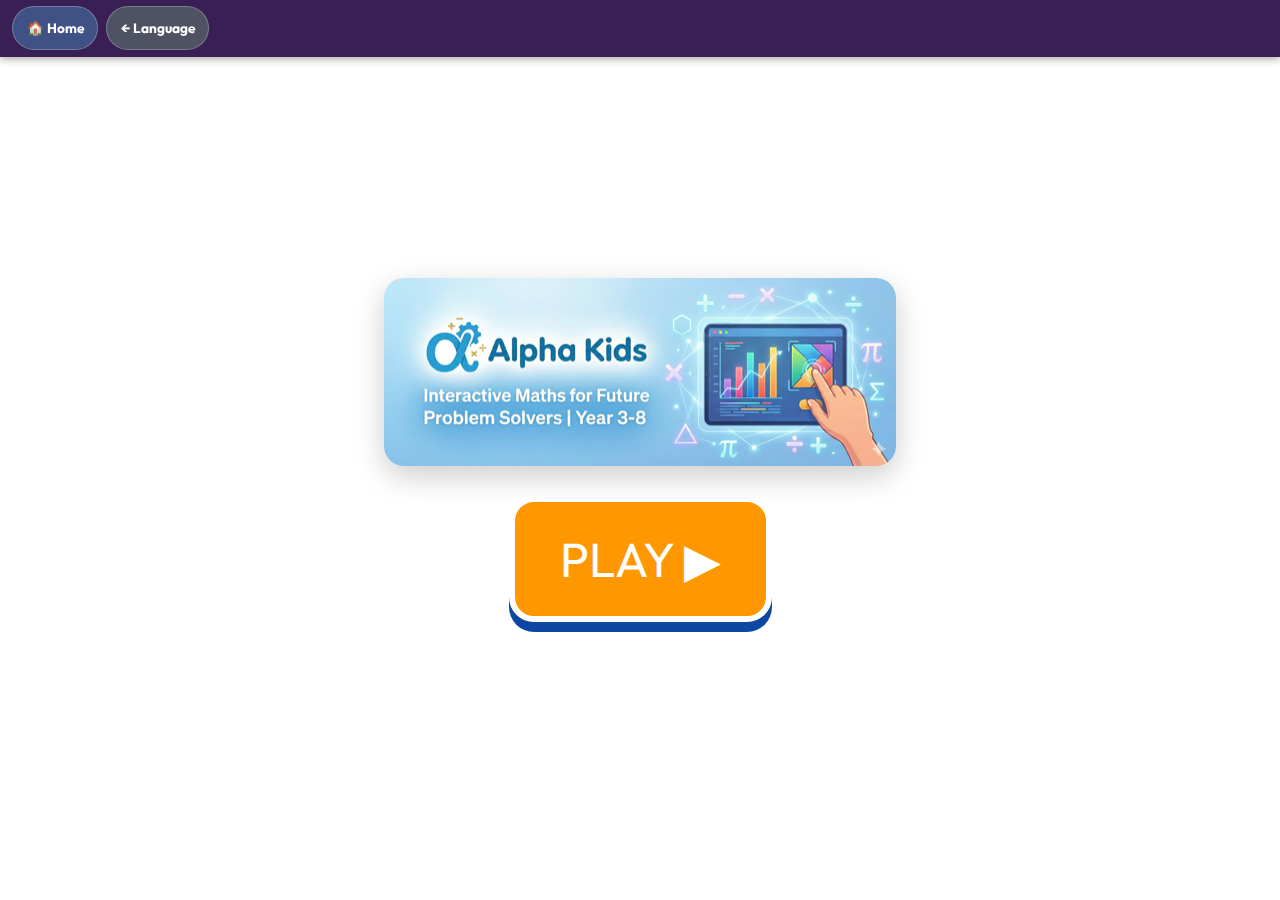
<file: english-4yr.html>
<!DOCTYPE html>
<html lang="en">

<head>
    <meta charset="UTF-8">
    <meta name="viewport"
        content="width=device-width, initial-scale=1.0, maximum-scale=5.0, user-scalable=yes, viewport-fit=cover">
    <link rel="stylesheet" href="assets/css/responsive.css">
    <title>Alpha Kids Math Explorer (Age 4+) - English | Free Preschool Math Games</title>
    <meta name="description"
        content="Alpha Kids Math Explorer – free, ad-free English math learning games for 4-year-olds. Interactive puzzles, memory games, and logic activities designed for early childhood education.">
    <meta name="keywords"
        content="kids math game, educational app 4 year olds, preschool math, English learning game, children games, memory games">
    <meta name="author" content="Alpha Kids Sri Lanka">
    <meta name="robots" content="index, follow">

    <!-- Open Graph -->
    <meta property="og:type" content="website">
    <meta property="og:url" content="https://alphakids.lk/english-4yr.html">
    <meta property="og:title" content="Alpha Kids Math Explorer (Age 4+) - English">
    <meta property="og:description" content="Free English math learning games for 4-year-olds. Ad-free & safe.">
    <meta property="og:image" content="https://alphakids.lk/assets/splash.png">

    <!-- Favicon -->
    <link rel="icon"
        href="data:image/svg+xml,<svg xmlns='http://www.w3.org/2000/svg' viewBox='0 0 100 100'><text y='.9em' font-size='90'>🎓</text></svg>">
    <link rel="apple-touch-icon" href="assets/logo.png">

    <!-- PWA Manifest -->
    <link rel="manifest" href="manifest.json">
    <meta name="theme-color" content="#8e24aa">
    <meta name="mobile-web-app-capable" content="yes">
    <meta name="apple-mobile-web-app-capable" content="yes">
    <meta name="apple-mobile-web-app-title" content="Alpha Kids">

    <!-- SEO: Canonical -->
    <link rel="canonical" href="https://alphakids.lk/english-4yr.html">
    <link rel="alternate" hreflang="x-default" href="https://alphakids.lk/launch-4yr.html">
    <link rel="alternate" hreflang="en" href="https://alphakids.lk/english-4yr.html">
    <link rel="alternate" hreflang="si" href="https://alphakids.lk/sinhala-4yr.html">

    <!-- Fonts -->
    <link rel="preconnect" href="https://fonts.googleapis.com">
    <link rel="preconnect" href="https://fonts.gstatic.com" crossorigin>
    <link
        href="https://fonts.googleapis.com/css2?family=Bubblegum+Sans&family=Noto+Sans+Sinhala:wght@400;700;900&family=Outfit:wght@400;700;900&display=swap"
        rel="stylesheet">

    <link rel="stylesheet" href="assets/css/style-4yr.css">

    <style>
        /* Fixed top navigation bar */
        .game-nav-bar {
            position: fixed;
            top: 0;
            left: 0;
            right: 0;
            z-index: 9999;
            display: flex;
            align-items: center;
            gap: 0.5rem;
            padding: 0.4rem 0.75rem;
            background: rgba(30, 0, 60, 0.88);
            backdrop-filter: blur(8px);
            -webkit-backdrop-filter: blur(8px);
            box-shadow: 0 2px 8px rgba(0, 0, 0, 0.35);
        }

        .game-nav-bar a {
            display: inline-flex;
            align-items: center;
            gap: 0.3rem;
            padding: 0.35rem 0.85rem;
            border-radius: 50px;
            font-size: 0.85rem;
            font-weight: 700;
            text-decoration: none;
            color: white;
            background: rgba(255, 255, 255, 0.15);
            border: 1px solid rgba(255, 255, 255, 0.25);
            transition: background 0.2s, transform 0.15s;
            font-family: 'Outfit', sans-serif;
            white-space: nowrap;
        }

        .game-nav-bar a:hover {
            background: rgba(255, 255, 255, 0.28);
            transform: translateY(-1px);
        }

        .game-nav-bar a:active {
            transform: translateY(0);
        }

        .game-nav-bar .nav-home {
            background: rgba(79, 195, 247, 0.3);
        }

        .game-nav-bar .nav-lang {
            background: rgba(129, 199, 132, 0.3);
        }

        /* Push app content below nav to avoid overlap */
        #app {
            padding-top: max(50px, calc(44px + env(safe-area-inset-top, 0px)));
            padding-bottom: max(50px, calc(40px + env(safe-area-inset-bottom, 0px)));
        }
    </style>
    <!-- Check for system fonts: Segoe UI (Win), San Francisco (Mac) -->
</head>

<body>
    <!-- Fixed navigation bar -->
    <nav class="game-nav-bar" aria-label="Page navigation">
        <a href="index.html" class="nav-home" aria-label="Go to Home page">🏠 Home</a>
        <a href="launch-4yr.html" class="nav-lang" aria-label="Change language">← Language</a>
    </nav>

    <div id="app"></div>

    <noscript>
        <div
            style="text-align:center;padding:3rem;font-family:sans-serif;background:#fff;margin:2rem;border-radius:1rem;box-shadow:0 4px 6px rgba(0,0,0,0.1);">
            <h1 style="color:#d32f2f;margin-bottom:1rem;">⚠️ JavaScript Required</h1>
            <p style="font-size:1.2rem;color:#333;">
                Please enable JavaScript to play Alpha Kids Math Explorer.<br>
                කරුණාකර Alpha Kids ක්‍රීඩා කිරීමට JavaScript සක්‍රිය කරන්න.
            </p>
            <a href="index.html"
                style="display:inline-block;margin-top:1rem;padding:0.75rem 1.5rem;background:#8e24aa;color:white;border-radius:8px;text-decoration:none;font-weight:bold;">
                🏠 Go to Home
            </a>
        </div>
    </noscript>

    <script>
        window.currentLang = 'en';
    </script>
    <script src="assets/js/game-4yr.js"></script>
    <script>
        if ('serviceWorker' in navigator) {
            window.addEventListener('load', () => {
                navigator.serviceWorker.register('./sw.js').catch(() => { });
            });
        }
    </script>

    <!-- Footer Navigation -->
    <footer
        style="position:fixed;bottom:0;left:0;width:100%;text-align:center;padding:0.4rem 0.4rem max(0.4rem, env(safe-area-inset-bottom, 0.4rem));background:rgba(255,255,255,0.95);font-size:0.8rem;z-index:50;border-top:1px solid #ddd;color:#333;">
        <a href="privacy.html" style="color:#555;text-decoration:none;margin:0 0.4rem;">Privacy</a> |
        <a href="terms.html" style="color:#555;text-decoration:none;margin:0 0.4rem;">Terms</a> |
        <a href="contact.html" style="color:#555;text-decoration:none;margin:0 0.4rem;">Contact</a>
    </footer>
</body>

</html>
</file>
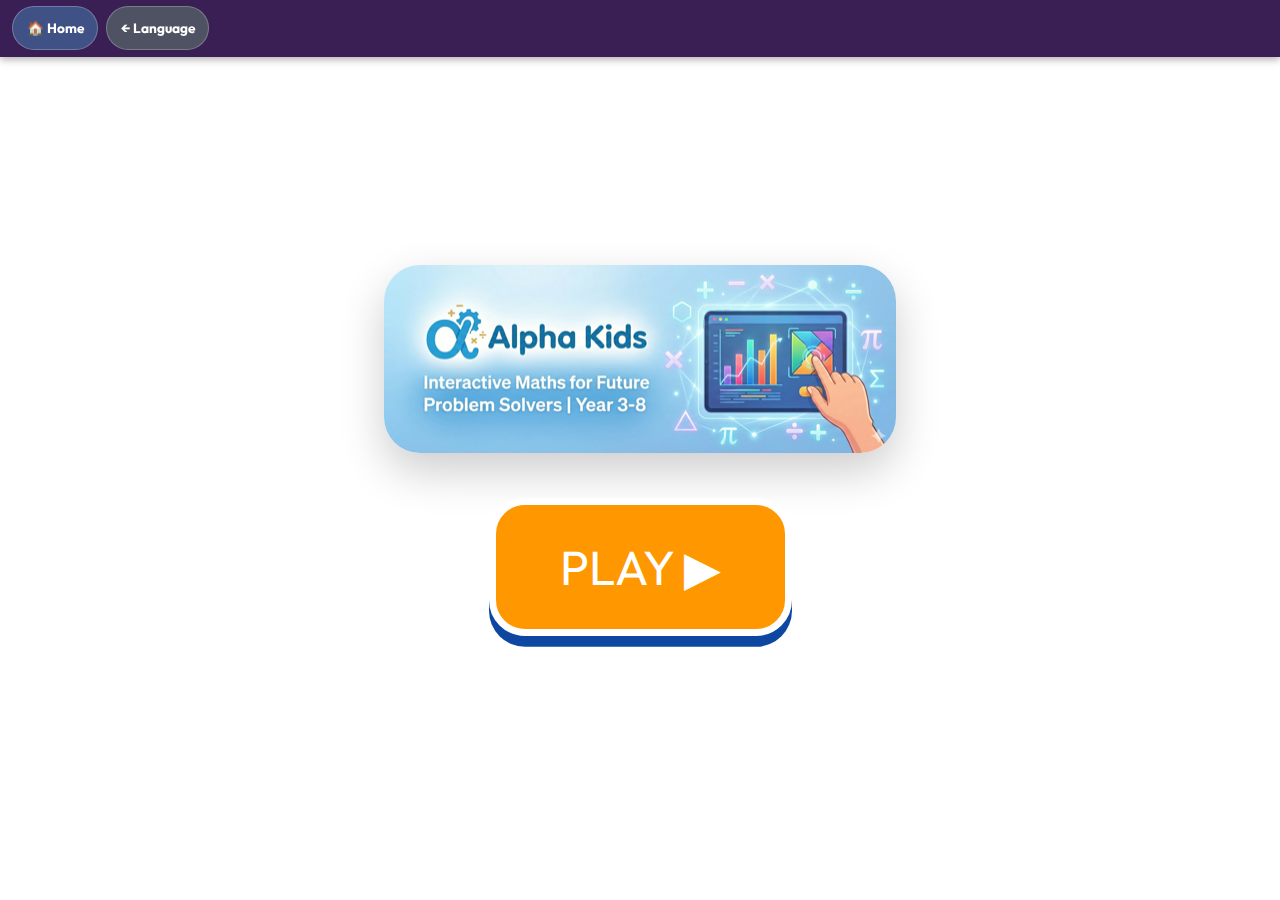
<file: english-5yr.html>
<!DOCTYPE html>
<html lang="en">

<head>
    <meta charset="UTF-8">
    <meta name="viewport"
        content="width=device-width, initial-scale=1.0, maximum-scale=5.0, user-scalable=yes, viewport-fit=cover">
    <link rel="stylesheet" href="assets/css/responsive.css">

    <!-- Primary SEO Meta Tags -->
    <title>Alpha Kids Math Explorer (Age 5+) - Fun Learning Games for Kids</title>
    <meta name="description"
        content="Alpha Kids Math Explorer is a free, ad-free bilingual math learning app for children aged 5-6. Features 15+ interactive games: counting, patterns, addition, subtraction, fractions, geometry, memory match and more. Designed for early childhood education.">
    <meta name="keywords"
        content="kids math game, educational app for 5 year olds, preschool math, children learning games, bilingual kids app, global kids education, counting game, pattern recognition, addition subtraction kids">
    <meta name="author" content="Alpha Kids Sri Lanka">
    <meta name="robots" content="index, follow">

    <!-- Open Graph / Facebook -->
    <meta property="og:type" content="website">
    <meta property="og:url" content="https://alphakids.lk/english-5yr.html">
    <meta property="og:site_name" content="Alpha Kids Sri Lanka">
    <meta property="og:title" content="Alpha Kids Math Explorer (Age 5+)">
    <meta property="og:description"
        content="Free, ad-free bilingual math learning app for 5-6 year olds. 15+ interactive games covering counting, patterns, arithmetic, fractions, geometry and more. Perfect for global preschool education.">
    <meta property="og:image" content="https://alphakids.lk/assets/splash.png">
    <meta property="og:image:width" content="512">
    <meta property="og:image:height" content="512">
    <meta property="og:image:alt" content="Alpha Kids Math Explorer App">
    <meta property="og:locale" content="en_US">
    <meta property="og:locale:alternate" content="si_LK">

    <!-- Twitter Card -->
    <meta name="twitter:card" content="summary_large_image">
    <meta name="twitter:site" content="@AlphaKidsLK">
    <meta name="twitter:title" content="Alpha Kids Math Explorer (Age 5+)">
    <meta name="twitter:description"
        content="Free bilingual math app for 5-6 year olds. 15+ games: counting, patterns, addition, fractions, geometry. Global preschool learning.">
    <meta name="twitter:image" content="https://alphakids.lk/assets/splash.png">
    <meta name="twitter:image:alt" content="Alpha Kids Math Explorer App">

    <!-- Favicon -->
    <link rel="icon"
        href="data:image/svg+xml,<svg xmlns='http://www.w3.org/2000/svg' viewBox='0 0 100 100'><text y='.9em' font-size='90'>🎓</text></svg>">
    <link rel="apple-touch-icon" href="assets/logo.png">

    <!-- PWA Manifest -->
    <link rel="manifest" href="manifest.json">
    <meta name="theme-color" content="#8e24aa">
    <meta name="mobile-web-app-capable" content="yes">
    <meta name="apple-mobile-web-app-capable" content="yes">
    <meta name="apple-mobile-web-app-status-bar-style" content="black-translucent">
    <meta name="apple-mobile-web-app-title" content="Alpha Kids">

    <!-- Google Fonts -->
    <link rel="preconnect" href="https://fonts.googleapis.com">
    <link rel="preconnect" href="https://fonts.gstatic.com" crossorigin>
    <link
        href="https://fonts.googleapis.com/css2?family=Bubblegum+Sans&family=Noto+Sans+Sinhala:wght@400;700;900&family=Outfit:wght@400;700;900&display=swap"
        rel="stylesheet">

    <!-- Preload Critical Resources -->
    <link rel="preload" href="assets/css/style-5yr.css" as="style">
    <link rel="preload" href="assets/js/game-5yr.js" as="script">
    <link rel="dns-prefetch" href="https://fonts.googleapis.com">
    <link rel="dns-prefetch" href="https://fonts.gstatic.com">

    <link rel="stylesheet" href="assets/css/style-5yr.css">

    <!-- GEO Targeting -->
    <meta name="language" content="English">

    <!-- Security -->
    <meta http-equiv="X-Content-Type-Options" content="nosniff">
    <meta http-equiv="X-Frame-Options" content="SAMEORIGIN">
    <meta http-equiv="Permissions-Policy" content="geolocation=(), microphone=(), camera=()">

    <!-- SEO Links: Canonical and Hreflang - Enhanced for Global Reach -->
    <link rel="canonical" href="https://alphakids.lk/english-5yr.html">
    <link rel="alternate" hreflang="x-default" href="https://alphakids.lk/launch-5yr.html">
    <link rel="alternate" hreflang="en" href="https://alphakids.lk/english-5yr.html">
    <link rel="alternate" hreflang="si" href="https://alphakids.lk/sinhala-5yr.html">
    <link rel="alternate" hreflang="en-US" href="https://alphakids.lk/english-5yr.html">
    <link rel="alternate" hreflang="en-GB" href="https://alphakids.lk/english-5yr.html">
    <link rel="alternate" hreflang="en-AU" href="https://alphakids.lk/english-5yr.html">
    <link rel="alternate" hreflang="en-CA" href="https://alphakids.lk/english-5yr.html">
    <link rel="alternate" hreflang="en-IN" href="https://alphakids.lk/english-5yr.html">
    <link rel="alternate" hreflang="en-ZA" href="https://alphakids.lk/english-5yr.html">
    <link rel="alternate" hreflang="en-NZ" href="https://alphakids.lk/english-5yr.html">
    <link rel="alternate" hreflang="si-LK" href="https://alphakids.lk/sinhala-5yr.html">
    <!-- Structured Data: Schema.org MobileApplication -->
    <script type="application/ld+json">
    {
      "@context": "https://schema.org",
      "@type": "MobileApplication",
      "name": "Alpha Kids Math Explorer",
      "alternateName": "Alpha Kids",
      "description": "A bilingual (English and Sinhala) interactive math learning app for children aged 5-6. Features 15+ games covering counting, patterns, addition, subtraction, fractions, geometry, memory match, and more.",
      "url": "https://alphakids.lk/english-5yr.html",
      "applicationCategory": "EducationApplication",
      "operatingSystem": "Web, Android, iOS",
      "audience": {
        "@type": "EducationalAudience",
        "educationalRole": "student",
        "audienceType": "children"
      },
      "inLanguage": ["en", "si"],
      "offers": {
        "@type": "Offer",
        "price": "0",
        "priceCurrency": "USD"
      },
      "author": {
        "@type": "Organization",
        "name": "Alpha Kids Sri Lanka",
        "url": "https://alphakids.lk",
        "logo": "https://alphakids.lk/assets/logo.png",
        "address": {
          "@type": "PostalAddress",
          "addressCountry": "Global"
        }
      },
      "provider": {
        "@type": "Organization",
        "name": "Alpha Kids Sri Lanka"
      },
      "aggregateRating": {
        "@type": "AggregateRating",
        "ratingValue": "5.0",
        "reviewCount": "1"
      },
      "dateModified": "2026-02-23",
      "datePublished": "2026-01-01",
      "educationalLevel": "Preschool",
      "learningResourceType": ["Game", "Interactive"],
      "typicalAgeRange": "5-6",
      "keywords": "math, counting, patterns, addition, subtraction, fractions, geometry, preschool, global, kindergarten, bilingual"
    }
    </script>
    <style>
        /* Fixed top navigation bar for back/home navigation */
        .game-nav-bar {
            position: fixed;
            top: 0;
            left: 0;
            right: 0;
            z-index: 9999;
            display: flex;
            align-items: center;
            gap: 0.5rem;
            padding: 0.4rem 0.75rem;
            background: rgba(30, 0, 60, 0.88);
            backdrop-filter: blur(8px);
            -webkit-backdrop-filter: blur(8px);
            box-shadow: 0 2px 8px rgba(0, 0, 0, 0.35);
        }

        .game-nav-bar a {
            display: inline-flex;
            align-items: center;
            gap: 0.3rem;
            padding: 0.35rem 0.85rem;
            border-radius: 50px;
            font-size: 0.85rem;
            font-weight: 700;
            text-decoration: none;
            color: white;
            background: rgba(255, 255, 255, 0.15);
            border: 1px solid rgba(255, 255, 255, 0.25);
            transition: background 0.2s, transform 0.15s;
            font-family: 'Outfit', sans-serif;
            white-space: nowrap;
        }

        .game-nav-bar a:hover {
            background: rgba(255, 255, 255, 0.28);
            transform: translateY(-1px);
        }

        .game-nav-bar a:active {
            transform: translateY(0);
        }

        .game-nav-bar .nav-home {
            background: rgba(79, 195, 247, 0.3);
        }

        .game-nav-bar .nav-lang {
            background: rgba(129, 199, 132, 0.3);
        }

        /* Push app content below nav to avoid overlap */
        #app {
            padding-top: max(50px, calc(44px + env(safe-area-inset-top, 0px)));
            padding-bottom: max(50px, calc(40px + env(safe-area-inset-bottom, 0px)));
        }
    </style>
</head>

<body>
    <!-- Fixed navigation bar – allows users to go Home or change language -->
    <nav class="game-nav-bar" aria-label="Page navigation">
        <a href="index.html" class="nav-home" aria-label="Go to Home page">🏠 Home</a>
        <a href="launch-5yr.html" class="nav-lang" aria-label="Change language">← Language</a>
    </nav>

    <!-- Loading Screen -->
    <div id="loading-screen"
        style="display:flex;align-items:center;justify-content:center;position:fixed;top:0;left:0;width:100%;height:100%;background:linear-gradient(135deg, #667eea 0%, #764ba2 100%);z-index:9999;">
        <div style="text-align:center;color:white;">
            <div style="font-size:4rem;margin-bottom:1rem;">🎓</div>
            <div style="font-size:1.5rem;font-weight:bold;">Loading Alpha Kids...</div>
            <div style="margin-top:1rem;font-size:1rem;opacity:0.8;">Get ready to learn & have fun!</div>
        </div>
    </div>

    <main id="app" role="main"></main>

    <noscript>
        <div
            style="text-align:center;padding:3rem;font-family:sans-serif;background:#fff;margin:2rem;border-radius:1rem;box-shadow:0 4px 6px rgba(0,0,0,0.1);">
            <h1 style="color:#d32f2f;margin-bottom:1rem;">⚠️ JavaScript Required</h1>
            <p style="font-size:1.2rem;color:#333;">
                Please enable JavaScript to play Alpha Kids Math Explorer.<br>
                කරුණාකර Alpha Kids ක්‍රීඩා කිරීමට JavaScript සක්‍රිය කරන්න.
            </p>
        </div>
    </noscript>

    <script>
        window.currentLang = 'en';
        // Hide loading screen when app loads
        window.addEventListener('load', () => {
            const loader = document.getElementById('loading-screen');
            if (loader) {
                setTimeout(() => {
                    loader.style.opacity = '0';
                    loader.style.transition = 'opacity 0.5s ease';
                    setTimeout(() => loader.style.display = 'none', 500);
                }, 500);
            }
        });
    </script>
    <script src="assets/js/game-5yr.js"></script>

    <!-- Service Worker Registration for PWA -->
    <script>
        if ('serviceWorker' in navigator) {
            window.addEventListener('load', () => {
                navigator.serviceWorker.register('./sw.js').catch(() => { });
            });
        }
    </script>

    <!-- Footer Navigation -->
    <footer class="page-footer"
        style="position:fixed;bottom:0;left:0;width:100%;text-align:center;padding:0.4rem 0.4rem max(0.4rem, env(safe-area-inset-bottom, 0.4rem));background:rgba(255,255,255,0.95);font-size:0.8rem;z-index:50;border-top:1px solid #ddd;color:#555;">
        <a href="index.html" style="color:#555;text-decoration:none;margin:0 0.4rem;">🏠 Home</a> |
        <a href="privacy.html" style="color:#555;text-decoration:none;margin:0 0.4rem;">Privacy</a> |
        <a href="terms.html" style="color:#555;text-decoration:none;margin:0 0.4rem;">Terms</a> |
        <a href="contact.html" style="color:#555;text-decoration:none;margin:0 0.4rem;">Contact</a>
    </footer>
</body>

</html>
</file>
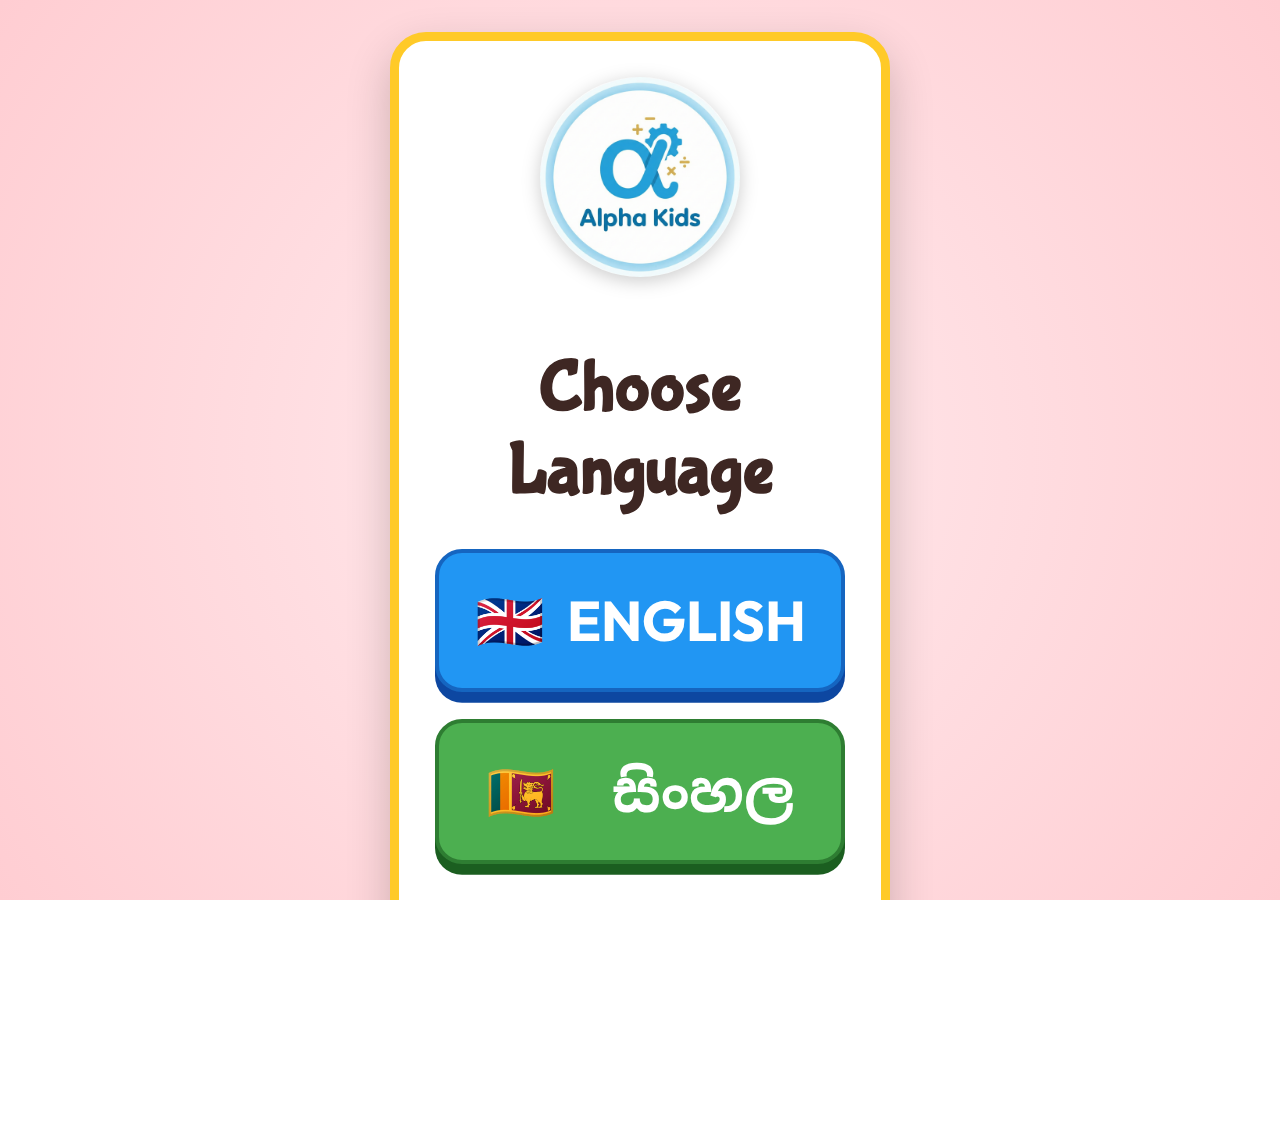
<file: launch-3yr.html>
<!DOCTYPE html>
<html lang="en">

<head>
    <meta charset="UTF-8">
    <meta name="viewport"
        content="width=device-width, initial-scale=1.0, maximum-scale=5.0, user-scalable=yes, viewport-fit=cover">
    <link rel="stylesheet" href="assets/css/responsive.css">

    <!-- Primary SEO Meta Tags -->
    <title>Alpha Kids Math Explorer (Age 3+) | Choose Language | Free Preschool Games</title>
    <meta name="description"
        content="Alpha Kids Math Explorer for 3-year-olds — free, bilingual (English & Sinhala) preschool math learning games. Choose your language and start playing now!">
    <meta name="keywords"
        content="kids math game, 3 year old educational app, preschool math, bilingual kids app, sinhala learning, children games, free learning app, toddler learning, counting shapes">
    <meta name="author" content="Alpha Kids Sri Lanka">
    <meta name="robots" content="index, follow">

    <!-- Open Graph -->
    <meta property="og:type" content="website">
    <meta property="og:url" content="https://alphakids.lk/launch-3yr.html">
    <meta property="og:site_name" content="Alpha Kids Sri Lanka">
    <meta property="og:title" content="Alpha Kids Math Explorer (Age 3+) - Choose Language">
    <meta property="og:description"
        content="Free bilingual math games for 3-year-olds. English & Sinhala. Ad-free & safe.">
    <meta property="og:image" content="https://alphakids.lk/assets/splash.png">
    <meta property="og:image:width" content="512">
    <meta property="og:image:height" content="512">
    <meta property="og:image:alt" content="Alpha Kids Math Explorer Logo">
    <meta property="og:locale" content="en_US">
    <meta property="og:locale:alternate" content="si_LK">

    <!-- Twitter Card -->
    <meta name="twitter:card" content="summary_large_image">
    <meta name="twitter:site" content="@AlphaKidsLK">
    <meta name="twitter:title" content="Alpha Kids Math Explorer (Age 3+)">
    <meta name="twitter:description" content="Free bilingual math app for 3-year-olds. English & Sinhala.">
    <meta name="twitter:image" content="https://alphakids.lk/assets/splash.png">

    <!-- Favicon -->
    <link rel="icon"
        href="data:image/svg+xml,<svg xmlns='http://www.w3.org/2000/svg' viewBox='0 0 100 100'><text y='.9em' font-size='90'>🎓</text></svg>">
    <link rel="apple-touch-icon" href="assets/logo.png">

    <!-- PWA Manifest -->
    <link rel="manifest" href="manifest.json">
    <meta name="theme-color" content="#8e24aa">
    <meta name="mobile-web-app-capable" content="yes">
    <meta name="apple-mobile-web-app-capable" content="yes">
    <meta name="apple-mobile-web-app-title" content="Alpha Kids">

    <!-- SEO: Canonical & Hreflang -->
    <link rel="canonical" href="https://alphakids.lk/launch-3yr.html">
    <link rel="alternate" hreflang="x-default" href="https://alphakids.lk/launch-3yr.html">
    <link rel="alternate" hreflang="en" href="https://alphakids.lk/english-3yr.html">
    <link rel="alternate" hreflang="si" href="https://alphakids.lk/sinhala-3yr.html">
    <link rel="alternate" hreflang="si-LK" href="https://alphakids.lk/sinhala-3yr.html">

    <!-- GEO Targeting -->
    <meta name="language" content="English, Sinhala">
    <meta name="distribution" content="global">
    <meta name="geo.region" content="GLOBAL">
    <meta name="coverage" content="Worldwide">
    <meta name="audience" content="children, parents, educators">
    <meta name="rating" content="General">

    <!-- Security -->
    <meta http-equiv="X-Content-Type-Options" content="nosniff">
    <meta http-equiv="X-Frame-Options" content="SAMEORIGIN">

    <!-- Fonts -->
    <link rel="preconnect" href="https://fonts.googleapis.com">
    <link rel="preconnect" href="https://fonts.gstatic.com" crossorigin>
    <link
        href="https://fonts.googleapis.com/css2?family=Bubblegum+Sans&family=Noto+Sans+Sinhala:wght@400;700;900&family=Outfit:wght@400;700;900&display=swap"
        rel="stylesheet">

    <link rel="stylesheet" href="assets/css/style-3yr.css">

    <style>
        body {
            display: flex;
            flex-direction: column;
            align-items: center;
            justify-content: flex-start;
            width: 100%;
            min-height: 100dvh;
            min-height: 100vh;
            /* fallback */
            background: radial-gradient(circle at center, #FFEBEE, #FFCDD2);
            overflow-y: auto;
            box-sizing: border-box;
            padding: env(safe-area-inset-top, 0.5rem) env(safe-area-inset-right, 1rem) env(safe-area-inset-bottom, 1rem) env(safe-area-inset-left, 1rem);
        }

        main {
            display: flex;
            flex-direction: column;
            align-items: center;
            justify-content: flex-start;
            width: 100%;
            flex: 1;
            padding: 2rem 0;
        }

        .lang-card {
            background: white;
            padding: clamp(2vmin, 4vmin, 5vmin);
            border-radius: 4vmin;
            box-shadow: 0 2vmin 5vmin rgba(0, 0, 0, 0.2);
            text-align: center;
            max-width: min(500px, 92%);
            width: 92%;
            border: 1vmin solid #FFCA28;
            margin: auto 0;
            /* Safely centers vertically if there's available space */
        }

        .main-logo {
            max-width: 25vmin;
            margin-bottom: 2vmin;
            border-radius: 50%;
            filter: drop-shadow(0 0.5vmin 1vmin rgba(0, 0, 0, 0.2));
        }

        .lang-title {
            font-size: 8vmin;
            color: #3E2723;
            margin-bottom: 4vmin;
            font-weight: 900;
            font-family: 'Bubblegum Sans', cursive;
        }

        .lang-btn {
            display: flex;
            align-items: center;
            justify-content: center;
            width: 100%;
            padding: clamp(1rem, 4.5vmin, 2rem) clamp(1rem, 3vmin, 1.5rem);
            margin: clamp(0.5rem, 3vmin, 2rem) 0;
            font-size: clamp(1.5rem, 7vmin, 3.5rem);
            border: none;
            border-radius: 3vmin;
            cursor: pointer;
            transition: transform 0.15s ease-out, box-shadow 0.15s;
            font-weight: bold;
            text-transform: uppercase;
            color: white;
            box-shadow: 0 1.5vmin 0 rgba(0, 0, 0, 0.2);
            min-height: clamp(70px, 18vmin, 110px);
            touch-action: manipulation;
            position: relative;
            overflow: hidden;
        }

        .lang-btn::before {
            content: '';
            position: absolute;
            top: 50%;
            left: 50%;
            width: 0;
            height: 0;
            border-radius: 50%;
            background: rgba(255, 255, 255, 0.5);
            transform: translate(-50%, -50%);
            transition: width 0.5s, height 0.5s;
        }

        .lang-btn:hover::before {
            width: 300px;
            height: 300px;
        }

        .lang-btn:hover {
            transform: scale(1.05);
            box-shadow: 0 2vmin 0 rgba(0, 0, 0, 0.3);
        }

        .lang-btn:active {
            transform: translateY(0.8vmin) scale(0.98);
            box-shadow: 0 0.5vmin 0 rgba(0, 0, 0, 0.2) !important;
        }

        .btn-en {
            background: #2196F3;
            border: 0.5vmin solid #1565C0;
            box-shadow: 0 1.2vmin 0 #0D47A1;
            font-family: 'Outfit', sans-serif;
        }

        .btn-si {
            background: #4CAF50;
            border: 0.5vmin solid #2E7D32;
            box-shadow: 0 1.2vmin 0 #1B5E20;
            font-family: 'Noto Sans Sinhala', sans-serif;
        }

        @keyframes popIn {
            0% {
                opacity: 0;
                transform: scale(0.5);
            }

            60% {
                transform: scale(1.1);
            }

            100% {
                opacity: 1;
                transform: scale(1);
            }
        }

        .animate-pop {
            animation: popIn 0.5s ease-out;
        }

        .footer-note {
            margin-top: 3vmin;
            font-size: 2.5vmin;
            color: #888;
            line-height: 1.6;
            opacity: 0.9;
        }

        /* Footer nav links */
        .page-footer {
            margin-top: 2rem;
            text-align: center;
            font-size: 0.85rem;
            color: rgba(0, 0, 0, 0.5);
            padding-bottom: max(0.5rem, env(safe-area-inset-bottom, 0.5rem));
        }

        .page-footer a {
            color: #8e24aa;
            text-decoration: none;
            margin: 0 0.5rem;
            transition: color 0.2s;
            display: inline-block;
            line-height: 1.8;
        }

        .page-footer a:hover {
            color: #4a148c;
        }

        /* Skip link accessibility */
        .skip-link {
            position: absolute;
            left: -9999px;
            z-index: 999;
            padding: 1em;
            background: white;
            color: black;
        }

        .skip-link:focus {
            left: 0;
        }
    </style>
</head>

<body>
    <a href="#main-content" class="skip-link">Skip to main content</a>

    <main id="main-content" role="main">
        <div class="lang-card animate-pop">
            <img src="assets/logo.png" alt="Alpha Kids Math Explorer - Educational Learning Logo" class="main-logo"
                width="200" height="200" loading="eager">
            <h1 class="lang-title">Choose Language</h1>

            <nav aria-label="Language selection">
                <button aria-label="Start in English Language" class="lang-btn btn-en"
                    onclick="location.href='english-3yr.html'" type="button">
                    <span role="img" aria-label="UK Flag">🇬🇧</span>&nbsp; English
                </button>

                <button aria-label="සිංහල භාෂාවෙන් ආරම්භ කරන්න" class="lang-btn btn-si"
                    onclick="location.href='sinhala-3yr.html'" type="button">
                    <span role="img" aria-label="Sri Lanka Flag">🇱🇰</span>&nbsp; සිංහල
                </button>
            </nav>

            <div class="footer-note">
                &copy; 2026 Alpha Kids Sri Lanka<br>
                <span style="font-size: 0.9em;">Version 2026.1.2 | Made with ❤️ in Sri Lanka</span>
            </div>
        </div>
    </main>

    <footer class="page-footer">
        <a href="index.html">🏠 Home</a> |
        <a href="privacy.html">Privacy Policy</a> |
        <a href="terms.html">Terms of Service</a> |
        <a href="contact.html">Contact</a>
    </footer>

    <!-- Service Worker Registration for PWA -->
    <script>
        if ('serviceWorker' in navigator) {
            window.addEventListener('load', () => {
                navigator.serviceWorker.register('./sw.js').catch(() => { });
            });
        }
    </script>
</body>

</html>
</file>
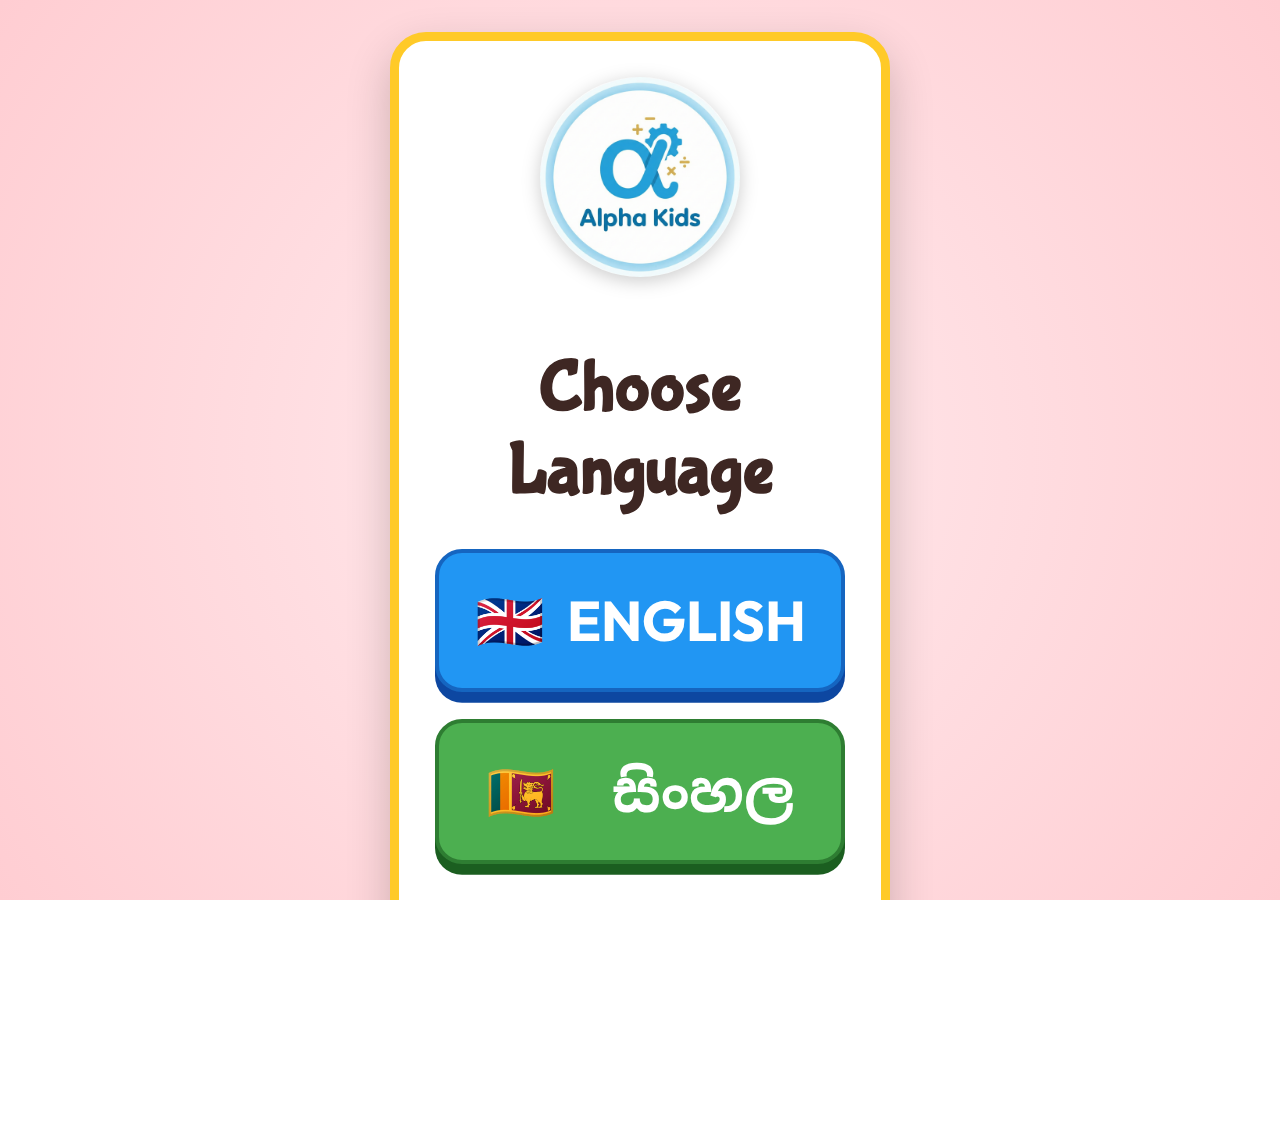
<file: launch-4yr.html>
<!DOCTYPE html>
<html lang="en">

<head>
    <meta charset="UTF-8">
    <meta name="viewport"
        content="width=device-width, initial-scale=1.0, maximum-scale=5.0, user-scalable=yes, viewport-fit=cover">
    <link rel="stylesheet" href="assets/css/responsive.css">

    <!-- Primary SEO Meta Tags -->
    <title>Alpha Kids Math Explorer (Age 4+) | Choose Language | Free Preschool Games</title>
    <meta name="description"
        content="Alpha Kids Math Explorer for 4-year-olds — free, bilingual (English & Sinhala) preschool math learning games. Puzzles, memory games, and logic activities. Choose your language and start playing!">
    <meta name="keywords"
        content="kids math game, 4 year old educational app, preschool math, bilingual kids app, sinhala learning, children games, free learning app, memory games, logic puzzles">
    <meta name="author" content="Alpha Kids Sri Lanka">
    <meta name="robots" content="index, follow">

    <!-- Open Graph -->
    <meta property="og:type" content="website">
    <meta property="og:url" content="https://alphakids.lk/launch-4yr.html">
    <meta property="og:site_name" content="Alpha Kids Sri Lanka">
    <meta property="og:title" content="Alpha Kids Math Explorer (Age 4+) - Choose Language">
    <meta property="og:description"
        content="Free bilingual math games for 4-year-olds. English & Sinhala. Ad-free & safe.">
    <meta property="og:image" content="https://alphakids.lk/assets/splash.png">
    <meta property="og:image:width" content="512">
    <meta property="og:image:height" content="512">
    <meta property="og:image:alt" content="Alpha Kids Math Explorer Logo">
    <meta property="og:locale" content="en_US">
    <meta property="og:locale:alternate" content="si_LK">

    <!-- Twitter Card -->
    <meta name="twitter:card" content="summary_large_image">
    <meta name="twitter:site" content="@AlphaKidsLK">
    <meta name="twitter:title" content="Alpha Kids Math Explorer (Age 4+)">
    <meta name="twitter:description" content="Free bilingual math app for 4-year-olds. English & Sinhala.">
    <meta name="twitter:image" content="https://alphakids.lk/assets/splash.png">

    <!-- Favicon -->
    <link rel="icon"
        href="data:image/svg+xml,<svg xmlns='http://www.w3.org/2000/svg' viewBox='0 0 100 100'><text y='.9em' font-size='90'>🎓</text></svg>">
    <link rel="apple-touch-icon" href="assets/logo.png">

    <!-- PWA Manifest -->
    <link rel="manifest" href="manifest.json">
    <meta name="theme-color" content="#8e24aa">
    <meta name="mobile-web-app-capable" content="yes">
    <meta name="apple-mobile-web-app-capable" content="yes">
    <meta name="apple-mobile-web-app-title" content="Alpha Kids">

    <!-- SEO: Canonical & Hreflang -->
    <link rel="canonical" href="https://alphakids.lk/launch-4yr.html">
    <link rel="alternate" hreflang="x-default" href="https://alphakids.lk/launch-4yr.html">
    <link rel="alternate" hreflang="en" href="https://alphakids.lk/english-4yr.html">
    <link rel="alternate" hreflang="si" href="https://alphakids.lk/sinhala-4yr.html">
    <link rel="alternate" hreflang="si-LK" href="https://alphakids.lk/sinhala-4yr.html">

    <!-- GEO Targeting -->
    <meta name="language" content="English, Sinhala">
    <meta name="distribution" content="global">
    <meta name="geo.region" content="GLOBAL">
    <meta name="coverage" content="Worldwide">
    <meta name="audience" content="children, parents, educators">
    <meta name="rating" content="General">

    <!-- Security -->
    <meta http-equiv="X-Content-Type-Options" content="nosniff">
    <meta http-equiv="X-Frame-Options" content="SAMEORIGIN">

    <!-- Fonts -->
    <link rel="preconnect" href="https://fonts.googleapis.com">
    <link rel="preconnect" href="https://fonts.gstatic.com" crossorigin>
    <link
        href="https://fonts.googleapis.com/css2?family=Bubblegum+Sans&family=Noto+Sans+Sinhala:wght@400;700;900&family=Outfit:wght@400;700;900&display=swap"
        rel="stylesheet">

    <link rel="stylesheet" href="assets/css/style-4yr.css">

    <style>
        body {
            display: flex;
            flex-direction: column;
            align-items: center;
            justify-content: flex-start;
            width: 100%;
            min-height: 100dvh;
            min-height: 100vh;
            /* fallback */
            background: radial-gradient(circle at center, #FFEBEE, #FFCDD2);
            overflow-y: auto;
            box-sizing: border-box;
            padding: env(safe-area-inset-top, 0.5rem) env(safe-area-inset-right, 1rem) env(safe-area-inset-bottom, 1rem) env(safe-area-inset-left, 1rem);
        }

        main {
            display: flex;
            flex-direction: column;
            align-items: center;
            justify-content: flex-start;
            width: 100%;
            flex: 1;
            padding: 2rem 0;
        }

        .lang-card {
            background: white;
            padding: clamp(2vmin, 4vmin, 5vmin);
            border-radius: 4vmin;
            box-shadow: 0 2vmin 5vmin rgba(0, 0, 0, 0.2);
            text-align: center;
            max-width: min(500px, 92%);
            width: 92%;
            border: 1vmin solid #FFCA28;
            margin: auto 0;
        }

        .main-logo {
            max-width: 25vmin;
            margin-bottom: 2vmin;
            border-radius: 50%;
            filter: drop-shadow(0 0.5vmin 1vmin rgba(0, 0, 0, 0.2));
        }

        .lang-title {
            font-size: 8vmin;
            color: #3E2723;
            margin-bottom: 4vmin;
            font-weight: 900;
            font-family: 'Bubblegum Sans', cursive;
        }

        .lang-btn {
            display: flex;
            align-items: center;
            justify-content: center;
            width: 100%;
            padding: clamp(1rem, 4.5vmin, 2rem) clamp(1rem, 3vmin, 1.5rem);
            margin: clamp(0.5rem, 3vmin, 2rem) 0;
            font-size: clamp(1.5rem, 7vmin, 3.5rem);
            border: none;
            border-radius: 3vmin;
            cursor: pointer;
            transition: transform 0.15s ease-out, box-shadow 0.15s;
            font-weight: bold;
            text-transform: uppercase;
            color: white;
            box-shadow: 0 1.5vmin 0 rgba(0, 0, 0, 0.2);
            min-height: clamp(70px, 18vmin, 110px);
            touch-action: manipulation;
            position: relative;
            overflow: hidden;
        }

        .lang-btn::before {
            content: '';
            position: absolute;
            top: 50%;
            left: 50%;
            width: 0;
            height: 0;
            border-radius: 50%;
            background: rgba(255, 255, 255, 0.5);
            transform: translate(-50%, -50%);
            transition: width 0.5s, height 0.5s;
        }

        .lang-btn:hover::before {
            width: 300px;
            height: 300px;
        }

        .lang-btn:hover {
            transform: scale(1.05);
            box-shadow: 0 2vmin 0 rgba(0, 0, 0, 0.3);
        }

        .lang-btn:active {
            transform: translateY(0.8vmin) scale(0.98);
            box-shadow: 0 0.5vmin 0 rgba(0, 0, 0, 0.2) !important;
        }

        .btn-en {
            background: #2196F3;
            border: 0.5vmin solid #1565C0;
            box-shadow: 0 1.2vmin 0 #0D47A1;
            font-family: 'Outfit', sans-serif;
        }

        .btn-si {
            background: #4CAF50;
            border: 0.5vmin solid #2E7D32;
            box-shadow: 0 1.2vmin 0 #1B5E20;
            font-family: 'Noto Sans Sinhala', sans-serif;
        }

        @keyframes popIn {
            0% {
                opacity: 0;
                transform: scale(0.5);
            }

            60% {
                transform: scale(1.1);
            }

            100% {
                opacity: 1;
                transform: scale(1);
            }
        }

        .animate-pop {
            animation: popIn 0.5s ease-out;
        }

        .footer-note {
            margin-top: 3vmin;
            font-size: 2.5vmin;
            color: #888;
            line-height: 1.6;
            opacity: 0.9;
        }

        .page-footer {
            margin-top: 2rem;
            text-align: center;
            font-size: 0.85rem;
            color: rgba(0, 0, 0, 0.5);
            padding-bottom: max(0.5rem, env(safe-area-inset-bottom, 0.5rem));
        }

        .page-footer a {
            color: #8e24aa;
            text-decoration: none;
            margin: 0 0.5rem;
            transition: color 0.2s;
            display: inline-block;
            line-height: 1.8;
        }

        .page-footer a:hover {
            color: #4a148c;
        }

        .skip-link {
            position: absolute;
            left: -9999px;
            z-index: 999;
            padding: 1em;
            background: white;
            color: black;
        }

        .skip-link:focus {
            left: 0;
        }
    </style>
</head>

<body>
    <a href="#main-content" class="skip-link">Skip to main content</a>

    <main id="main-content" role="main">
        <div class="lang-card animate-pop">
            <img src="assets/logo.png" alt="Alpha Kids Math Explorer - Educational Learning Logo" class="main-logo"
                width="200" height="200" loading="eager">
            <h1 class="lang-title">Choose Language</h1>

            <nav aria-label="Language selection">
                <button aria-label="Start in English Language" class="lang-btn btn-en"
                    onclick="location.href='english-4yr.html'" type="button">
                    <span role="img" aria-label="UK Flag">🇬🇧</span>&nbsp; English
                </button>

                <button aria-label="සිංහල භාෂාවෙන් ආරම්භ කරන්න" class="lang-btn btn-si"
                    onclick="location.href='sinhala-4yr.html'" type="button">
                    <span role="img" aria-label="Sri Lanka Flag">🇱🇰</span>&nbsp; සිංහල
                </button>
            </nav>

            <div class="footer-note">
                &copy; 2026 Alpha Kids Sri Lanka<br>
                <span style="font-size: 0.9em;">Version 2026.1.2 | Made with ❤️ in Sri Lanka</span>
            </div>
        </div>
    </main>

    <footer class="page-footer">
        <a href="index.html">🏠 Home</a> |
        <a href="privacy.html">Privacy Policy</a> |
        <a href="terms.html">Terms of Service</a> |
        <a href="contact.html">Contact</a>
    </footer>

    <!-- Service Worker Registration for PWA -->
    <script>
        if ('serviceWorker' in navigator) {
            window.addEventListener('load', () => {
                navigator.serviceWorker.register('./sw.js').catch(() => { });
            });
        }
    </script>
</body>

</html>
</file>
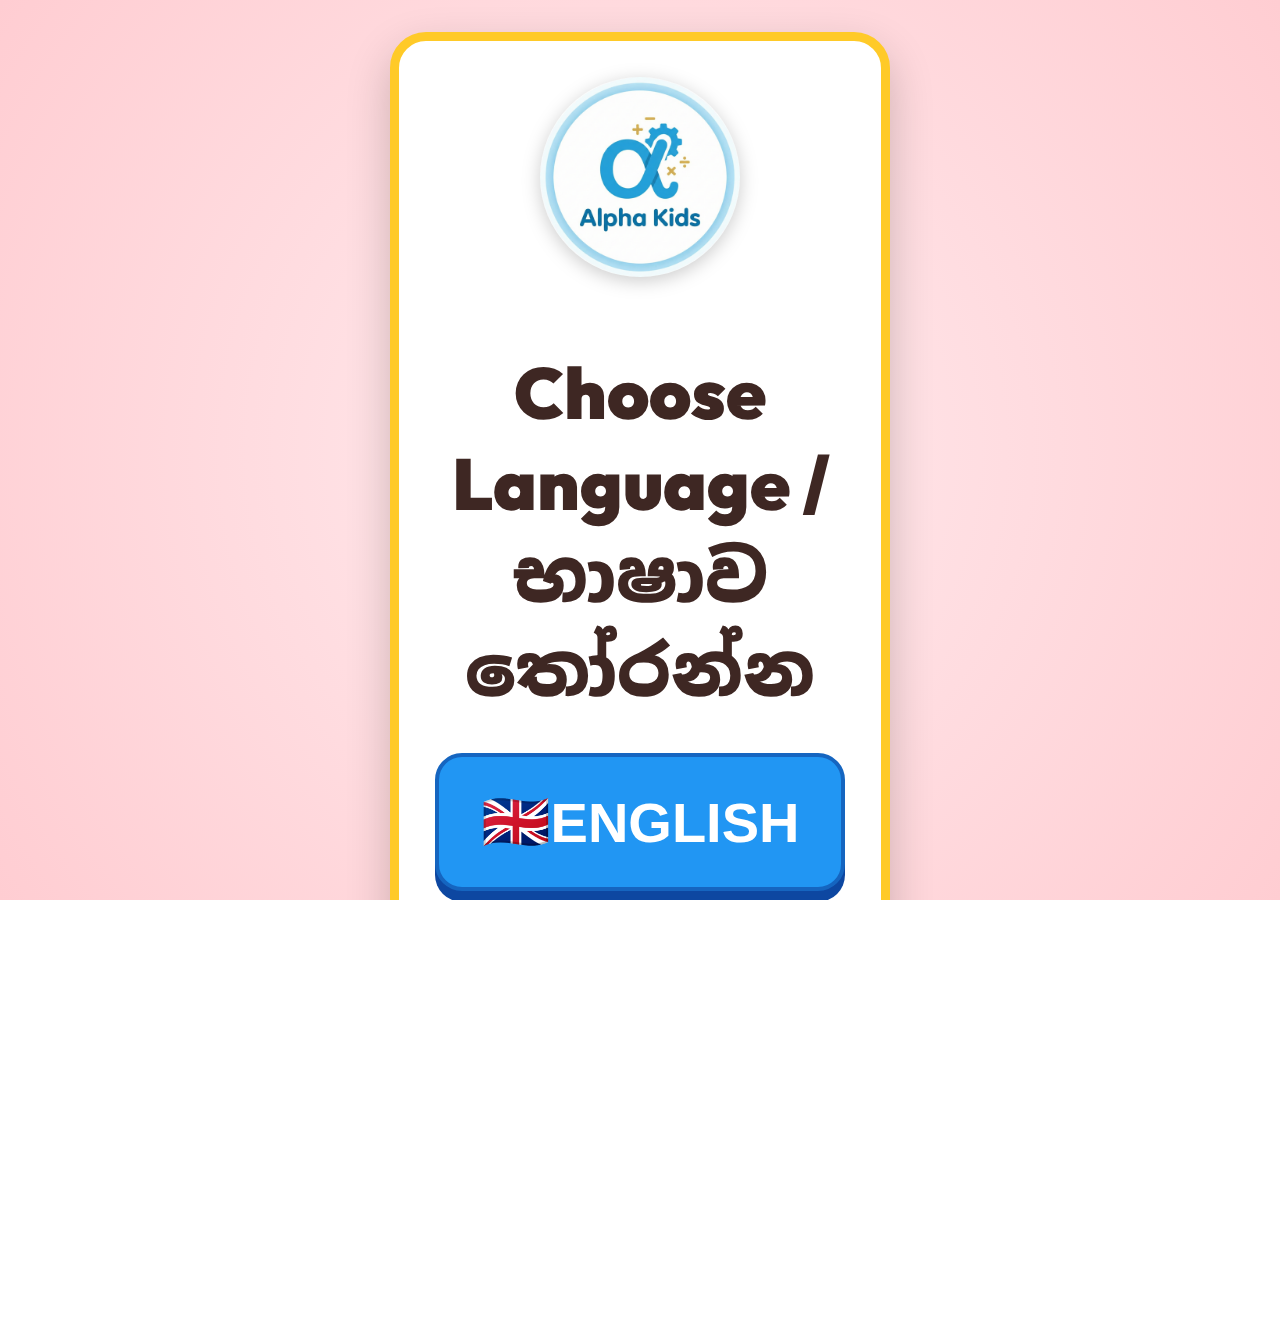
<file: launch-5yr.html>
<!DOCTYPE html>
<html lang="en">

<head>
    <meta charset="UTF-8">
    <meta name="viewport"
        content="width=device-width, initial-scale=1.0, maximum-scale=5.0, user-scalable=yes, viewport-fit=cover">
    <link rel="stylesheet" href="assets/css/responsive.css">

    <!-- Primary SEO Meta Tags -->
    <title>Alpha Kids Math Explorer (Age 5+) | Bilingual English & Sinhala</title>
    <meta name="description"
        content="Alpha Kids Math Explorer — free, ad-free bilingual (English & Sinhala) math game for children aged 5-6. 15+ interactive games: counting, patterns, addition, fractions, geometry and more. Safe, parent-gated, designed for early childhood learning.">
    <meta name="keywords"
        content="kids math game, educational app 5 year olds, preschool math, bilingual kids app, global kids education, sinhala learning, children games">
    <meta name="author" content="Alpha Kids Sri Lanka">
    <meta name="robots" content="index, follow">

    <!-- Open Graph -->
    <meta property="og:type" content="website">
    <meta property="og:url" content="https://alphakids.lk/launch-5yr.html">
    <meta property="og:site_name" content="Alpha Kids Sri Lanka">
    <meta property="og:title" content="Alpha Kids Math Explorer (Age 5+)">
    <meta property="og:description"
        content="Free bilingual math learning game for 5-6 year olds. English & Sinhala. 15+ games. Ad-free & safe.">
    <meta property="og:image" content="https://alphakids.lk/assets/splash.png">
    <meta property="og:image:width" content="512">
    <meta property="og:image:height" content="512">
    <meta property="og:image:alt" content="Alpha Kids Math Explorer Logo">
    <meta property="og:locale" content="en_US">
    <meta property="og:locale:alternate" content="si_LK">

    <!-- Twitter Card -->
    <meta name="twitter:card" content="summary_large_image">
    <meta name="twitter:site" content="@AlphaKidsLK">
    <meta name="twitter:title" content="Alpha Kids Math Explorer (Age 5+)">
    <meta name="twitter:description" content="Free bilingual math app for 5-6 year olds. 15+ games. English & Sinhala.">
    <meta name="twitter:image" content="https://alphakids.lk/assets/splash.png">
    <meta name="twitter:image:alt" content="Alpha Kids Math Explorer Logo">

    <!-- Favicon -->
    <link rel="icon"
        href="data:image/svg+xml,<svg xmlns='http://www.w3.org/2000/svg' viewBox='0 0 100 100'><text y='.9em' font-size='90'>🎓</text></svg>">
    <link rel="apple-touch-icon" href="assets/logo.png">

    <!-- PWA Manifest -->
    <link rel="manifest" href="manifest.json">
    <meta name="theme-color" content="#8e24aa">
    <meta name="mobile-web-app-capable" content="yes">
    <meta name="apple-mobile-web-app-capable" content="yes">
    <meta name="apple-mobile-web-app-title" content="Alpha Kids">

    <!-- Preload Critical Resources -->
    <link rel="preload" href="assets/css/style-5yr.css" as="style">
    <link rel="preload" href="assets/logo.png" as="image">
    <link rel="dns-prefetch" href="https://fonts.googleapis.com">
    <link rel="dns-prefetch" href="https://fonts.gstatic.com">

    <link rel="stylesheet" href="assets/css/style-5yr.css">

    <!-- SEO Links: Canonical and Hreflang - Enhanced for Global Reach -->
    <link rel="canonical" href="https://alphakids.lk/launch-5yr.html">
    <link rel="alternate" hreflang="x-default" href="https://alphakids.lk/launch-5yr.html">
    <link rel="alternate" hreflang="en" href="https://alphakids.lk/english-5yr.html">
    <link rel="alternate" hreflang="si" href="https://alphakids.lk/sinhala-5yr.html">
    <link rel="alternate" hreflang="en-US" href="https://alphakids.lk/english-5yr.html">
    <link rel="alternate" hreflang="en-GB" href="https://alphakids.lk/english-5yr.html">
    <link rel="alternate" hreflang="en-AU" href="https://alphakids.lk/english-5yr.html">
    <link rel="alternate" hreflang="en-CA" href="https://alphakids.lk/english-5yr.html">
    <link rel="alternate" hreflang="en-IN" href="https://alphakids.lk/english-5yr.html">
    <link rel="alternate" hreflang="en-ZA" href="https://alphakids.lk/english-5yr.html">
    <link rel="alternate" hreflang="en-NZ" href="https://alphakids.lk/english-5yr.html">
    <link rel="alternate" hreflang="si-LK" href="https://alphakids.lk/sinhala-5yr.html">

    <!-- GEO Targeting -->
    <meta name="language" content="English, Sinhala">

    <!-- Security -->
    <meta http-equiv="X-Content-Type-Options" content="nosniff">
    <meta http-equiv="X-Frame-Options" content="SAMEORIGIN">
    <meta http-equiv="Permissions-Policy" content="geolocation=(), microphone=(), camera=()">

    <!-- Structured Data -->
    <script type="application/ld+json">
    {
      "@context": "https://schema.org",
      "@type": "MobileApplication",
      "name": "Alpha Kids Math Explorer",
      "alternateName": "Alpha Kids",
      "description": "A bilingual interactive math learning app for children aged 5-6.",
      "url": "https://alphakids.lk/launch-5yr.html",
      "applicationCategory": "EducationApplication",
      "operatingSystem": "Web, iOS, Android",
      "audience": {
        "@type": "EducationalAudience",
        "educationalRole": "student",
        "audienceType": "children"
      },
      "inLanguage": ["en", "si"],
      "offers": {
        "@type": "Offer",
        "price": "0",
        "priceCurrency": "USD"
      },
      "author": {
        "@type": "Organization",
        "name": "Alpha Kids Sri Lanka",
        "url": "https://alphakids.lk",
        "logo": "https://alphakids.lk/assets/logo.png",
        "address": {
          "@type": "PostalAddress",
          "addressCountry": "Global"
        }
      },
      "provider": {
        "@type": "Organization",
        "name": "Alpha Kids Sri Lanka"
      },
      "aggregateRating": {
        "@type": "AggregateRating",
        "ratingValue": "5.0",
        "reviewCount": "1"
      },
      "educationalLevel": "Preschool",
      "learningResourceType": ["Game", "Interactive"],
      "typicalAgeRange": "5-6",
      "keywords": "math, bilingual, preschool, global education, kindergarten, english, sinhala"
    }
    </script>
    <link rel="preconnect" href="https://fonts.googleapis.com">
    <link rel="preconnect" href="https://fonts.gstatic.com" crossorigin>
    <link
        href="https://fonts.googleapis.com/css2?family=Bubblegum+Sans&family=Noto+Sans+Sinhala:wght@400;700;900&family=Outfit:wght@400;700;900&display=swap"
        rel="stylesheet">
    <style>
        body {
            display: flex;
            flex-direction: column;
            align-items: center;
            justify-content: flex-start;
            width: 100%;
            min-height: 100dvh;
            min-height: 100vh;
            /* fallback */
            background: radial-gradient(circle at center, #FFEBEE, #FFCDD2);
            overflow-y: auto;
            box-sizing: border-box;
            padding: env(safe-area-inset-top, 0.5rem) env(safe-area-inset-right, 1rem) env(safe-area-inset-bottom, 1rem) env(safe-area-inset-left, 1rem);
        }

        main {
            display: flex;
            flex-direction: column;
            align-items: center;
            justify-content: flex-start;
            width: 100%;
            flex: 1;
            padding: 2rem 0;
        }

        .lang-card {
            background: white;
            padding: clamp(2vmin, 4vmin, 5vmin);
            border-radius: 4vmin;
            box-shadow: 0 2vmin 5vmin rgba(0, 0, 0, 0.2);
            text-align: center;
            max-width: min(500px, 92%);
            width: 92%;
            border: 1vmin solid #FFCA28;
            margin: auto 0;
        }

        .main-logo {
            max-width: 25vmin;
            margin-bottom: 2vmin;
            border-radius: 50%;
            filter: drop-shadow(0 0.5vmin 1vmin rgba(0, 0, 0, 0.2));
        }

        .lang-title {
            font-size: 8vmin;
            color: #3E2723;
            margin-bottom: 4vmin;
            font-weight: 900;
        }

        .lang-btn {
            display: block;
            width: 100%;
            padding: clamp(1rem, 4.5vmin, 2rem) clamp(1rem, 3vmin, 1.5rem);
            margin: clamp(0.5rem, 3vmin, 2rem) 0;
            font-size: clamp(1.5rem, 7vmin, 3.5rem);
            /* Larger text for readability */
            border: none;
            border-radius: 3vmin;
            /* More rounded for friendly appearance */
            cursor: pointer;
            transition: transform 0.15s ease-out, box-shadow 0.15s;
            font-weight: bold;
            text-transform: uppercase;
            color: white;
            box-shadow: 0 1.5vmin 0 rgba(0, 0, 0, 0.2);
            /* Larger shadow for depth */
            min-height: clamp(80px, 20vmin, 120px);
            /* Minimum touch target size */
            display: flex;
            align-items: center;
            justify-content: center;
            position: relative;
            overflow: hidden;
            touch-action: manipulation;
        }

        /* Ripple effect animation for kids */
        .lang-btn::before {
            content: '';
            position: absolute;
            top: 50%;
            left: 50%;
            width: 0;
            height: 0;
            border-radius: 50%;
            background: rgba(255, 255, 255, 0.6);
            transform: translate(-50%, -50%);
            transition: width 0.6s, height 0.6s;
        }

        .lang-btn:hover::before {
            width: 300px;
            height: 300px;
        }

        .lang-btn:hover {
            transform: scale(1.05);
            /* Grow on hover */
            box-shadow: 0 2vmin 0 rgba(0, 0, 0, 0.3);
        }

        .btn-en {
            background: #2196F3;
            border: 0.5vmin solid #1565C0;
            box-shadow: 0 1.2vmin 0 #0D47A1;
        }

        .btn-si {
            background: #4CAF50;
            border: 0.5vmin solid #2E7D32;
            box-shadow: 0 1.2vmin 0 #1B5E20;
            font-family: 'Noto Sans Sinhala', sans-serif;
        }

        .lang-btn:active {
            transform: translateY(1vmin) scale(0.98);
            /* Bigger press animation */
            box-shadow: 0 0.5vmin 0 rgba(0, 0, 0, 0.2) !important;
        }

        /* Pulse animation to draw attention */
        @keyframes pulse {
            0% {
                transform: scale(1);
            }

            50% {
                transform: scale(1.05);
            }

            100% {
                transform: scale(1);
            }
        }

        .lang-btn-pulse {
            animation: pulse 2s infinite ease-in-out;
        }

        /* Fun entrance animation */
        @keyframes popIn {
            0% {
                opacity: 0;
                transform: scale(0.5);
            }

            60% {
                transform: scale(1.1);
            }

            100% {
                opacity: 1;
                transform: scale(1);
            }
        }

        .animate-pop {
            animation: popIn 0.5s ease-out;
        }

        .footer-note {
            margin-top: 3vmin;
            font-size: 2.5vmin;
            color: #888;
        }
    </style>
</head>

<body>
    <!-- Skip to main content for accessibility -->
    <a href="#main-content" class="skip-link"
        style="position:absolute;left:-9999px;z-index:999;padding:1em;background:white;color:black;">Skip to main
        content</a>

    <main id="main-content" role="main">
        <div class="lang-card animate-pop">
            <img src="assets/logo.png" alt="Alpha Kids Math Explorer - Educational Learning Logo" class="main-logo"
                width="200" height="200" loading="eager">
            <h1 class="lang-title">Choose Language / භාෂාව තෝරන්න</h1>

            <nav aria-label="Language selection">
                <button aria-label="Start in English Language" class="lang-btn btn-en"
                    onclick="location.href='english-5yr.html'" type="button">
                    <span role="img" aria-label="UK Flag">🇬🇧</span> English
                </button>

                <button aria-label="සිංහල භාෂාවෙන් ආරම්භ කරන්න" class="lang-btn btn-si"
                    onclick="location.href='sinhala-5yr.html'" type="button">
                    <span role="img" aria-label="Sri Lanka Flag">🇱🇰</span> සිංහල
                </button>
            </nav>

            <div class="footer-note" style="line-height: 1.6; opacity: 0.8;">
                <small>
                    &copy; 2026 Alpha Kids Sri Lanka<br>
                    <span style="font-size: 0.9em;">Version 2026.1.2 | Made with ❤️ in Sri Lanka</span>
                </small>
            </div>
        </div>
    </main>

    <footer
        style="text-align:center;margin-top:1.5rem;font-size:0.85rem;color:rgba(0,0,0,0.5);padding:0.5rem;padding-bottom: max(0.5rem, env(safe-area-inset-bottom, 0.5rem));">
        <a href="index.html"
            style="color:#8e24aa;text-decoration:none;margin:0 0.5rem;display:inline-block;line-height:1.8;">🏠 Home</a>
        |
        <a href="privacy.html"
            style="color:#8e24aa;text-decoration:none;margin:0 0.5rem;display:inline-block;line-height:1.8;">Privacy</a>
        |
        <a href="terms.html"
            style="color:#8e24aa;text-decoration:none;margin:0 0.5rem;display:inline-block;line-height:1.8;">Terms</a> |
        <a href="contact.html"
            style="color:#8e24aa;text-decoration:none;margin:0 0.5rem;display:inline-block;line-height:1.8;">Contact</a>
    </footer>

    <!-- Service Worker Registration for PWA -->
    <script>
        if ('serviceWorker' in navigator) {
            window.addEventListener('load', () => {
                navigator.serviceWorker.register('./sw.js').catch(() => { });
            });
        }

        // Enhanced UX for 5-year-old children
        document.addEventListener('DOMContentLoaded', function () {
            const buttons = document.querySelectorAll('.lang-btn');

            // Add click sound and haptic feedback
            buttons.forEach(button => {
                button.addEventListener('click', function (e) {
                    // Haptic feedback for mobile devices
                    if ('vibrate' in navigator) {
                        navigator.vibrate(50); // Short vibration (50ms)
                    }

                    // Visual feedback - create sparkle effect
                    createSparkles(e.clientX, e.clientY);

                    // Play cheerful sound (Web Audio API)
                    playClickSound();
                });

                // Add touch feedback
                button.addEventListener('touchstart', function () {
                    this.style.filter = 'brightness(1.2)';
                });

                button.addEventListener('touchend', function () {
                    this.style.filter = '';
                });
            });

            // Create sparkle animation on click
            function createSparkles(x, y) {
                for (let i = 0; i < 6; i++) {
                    const sparkle = document.createElement('div');
                    sparkle.innerHTML = '⭐';
                    sparkle.style.position = 'fixed';
                    sparkle.style.left = x + 'px';
                    sparkle.style.top = y + 'px';
                    sparkle.style.fontSize = '1.5rem';
                    sparkle.style.pointerEvents = 'none';
                    sparkle.style.zIndex = '9999';
                    sparkle.style.animation = `sparkle-${i} 1s ease-out forwards`;
                    document.body.appendChild(sparkle);

                    setTimeout(() => sparkle.remove(), 1000);
                }

                // Add sparkle animations dynamically
                if (!document.getElementById('sparkle-styles')) {
                    const style = document.createElement('style');
                    style.id = 'sparkle-styles';
                    style.innerHTML = `
                        @keyframes sparkle-0 { to { transform: translate(30px, -30px) scale(0); opacity: 0; } }
                        @keyframes sparkle-1 { to { transform: translate(-30px, -30px) scale(0); opacity: 0; } }
                        @keyframes sparkle-2 { to { transform: translate(30px, 30px) scale(0); opacity: 0; } }
                        @keyframes sparkle-3 { to { transform: translate(-30px, 30px) scale(0); opacity: 0; } }
                        @keyframes sparkle-4 { to { transform: translate(0, -40px) scale(0); opacity: 0; } }
                        @keyframes sparkle-5 { to { transform: translate(0, 40px) scale(0); opacity: 0; } }
                    `;
                    document.head.appendChild(style);
                }
            }

            // Play cheerful click sound using Web Audio API
            function playClickSound() {
                try {
                    const audioContext = new (window.AudioContext || window.webkitAudioContext)();
                    const oscillator = audioContext.createOscillator();
                    const gainNode = audioContext.createGain();

                    oscillator.connect(gainNode);
                    gainNode.connect(audioContext.destination);

                    // Create a cheerful "boop" sound
                    oscillator.frequency.setValueAtTime(800, audioContext.currentTime);
                    oscillator.frequency.exponentialRampToValueAtTime(1200, audioContext.currentTime + 0.1);

                    gainNode.gain.setValueAtTime(0.3, audioContext.currentTime);
                    gainNode.gain.exponentialRampToValueAtTime(0.01, audioContext.currentTime + 0.1);

                    oscillator.start(audioContext.currentTime);
                    oscillator.stop(audioContext.currentTime + 0.1);
                } catch (e) {
                    // Audio not supported or blocked
                    console.log('Audio feedback not available');
                }
            }

            // Add gentle pulse animation to buttons after load
            setTimeout(() => {
                buttons.forEach((btn, index) => {
                    setTimeout(() => {
                        btn.classList.add('lang-btn-pulse');
                        // Remove pulse after 4 seconds
                        setTimeout(() => btn.classList.remove('lang-btn-pulse'), 4000);
                    }, index * 200);
                });
            }, 500);
        });
    </script>

</body>

</html>
</file>
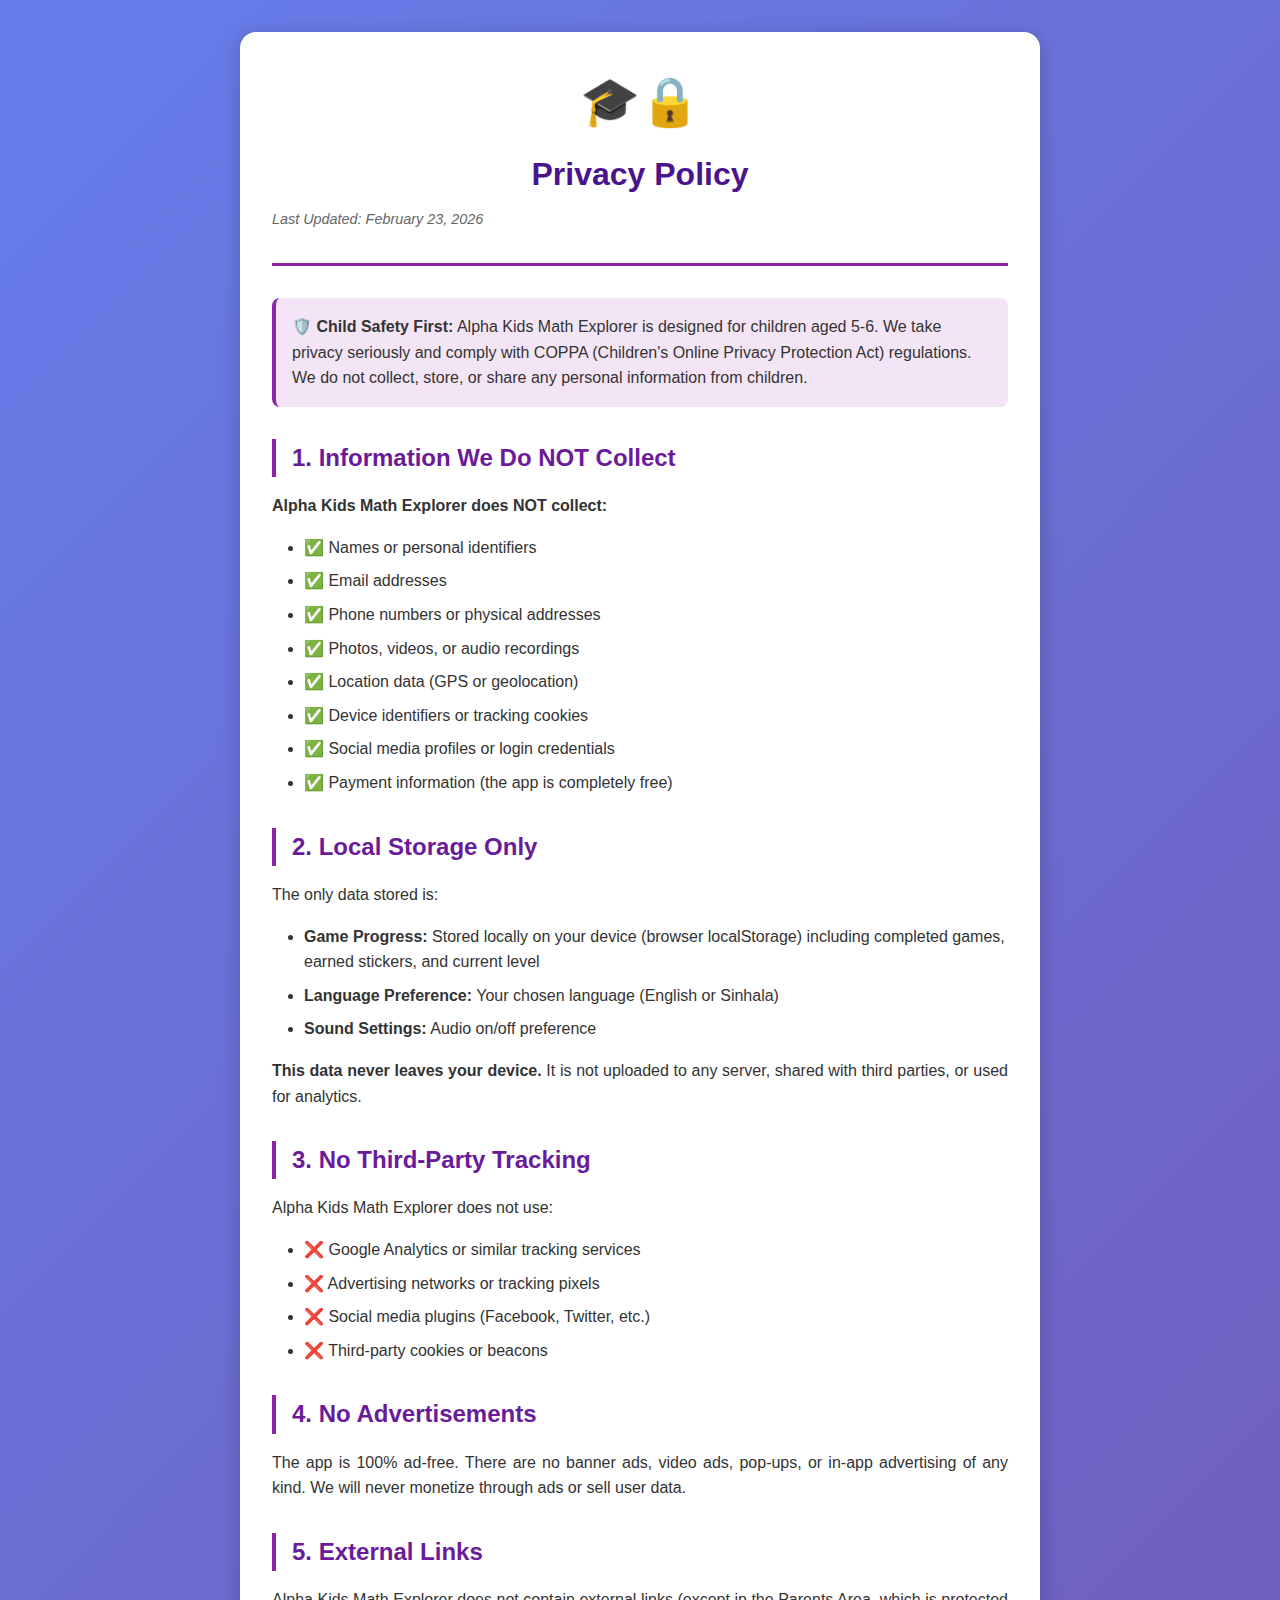
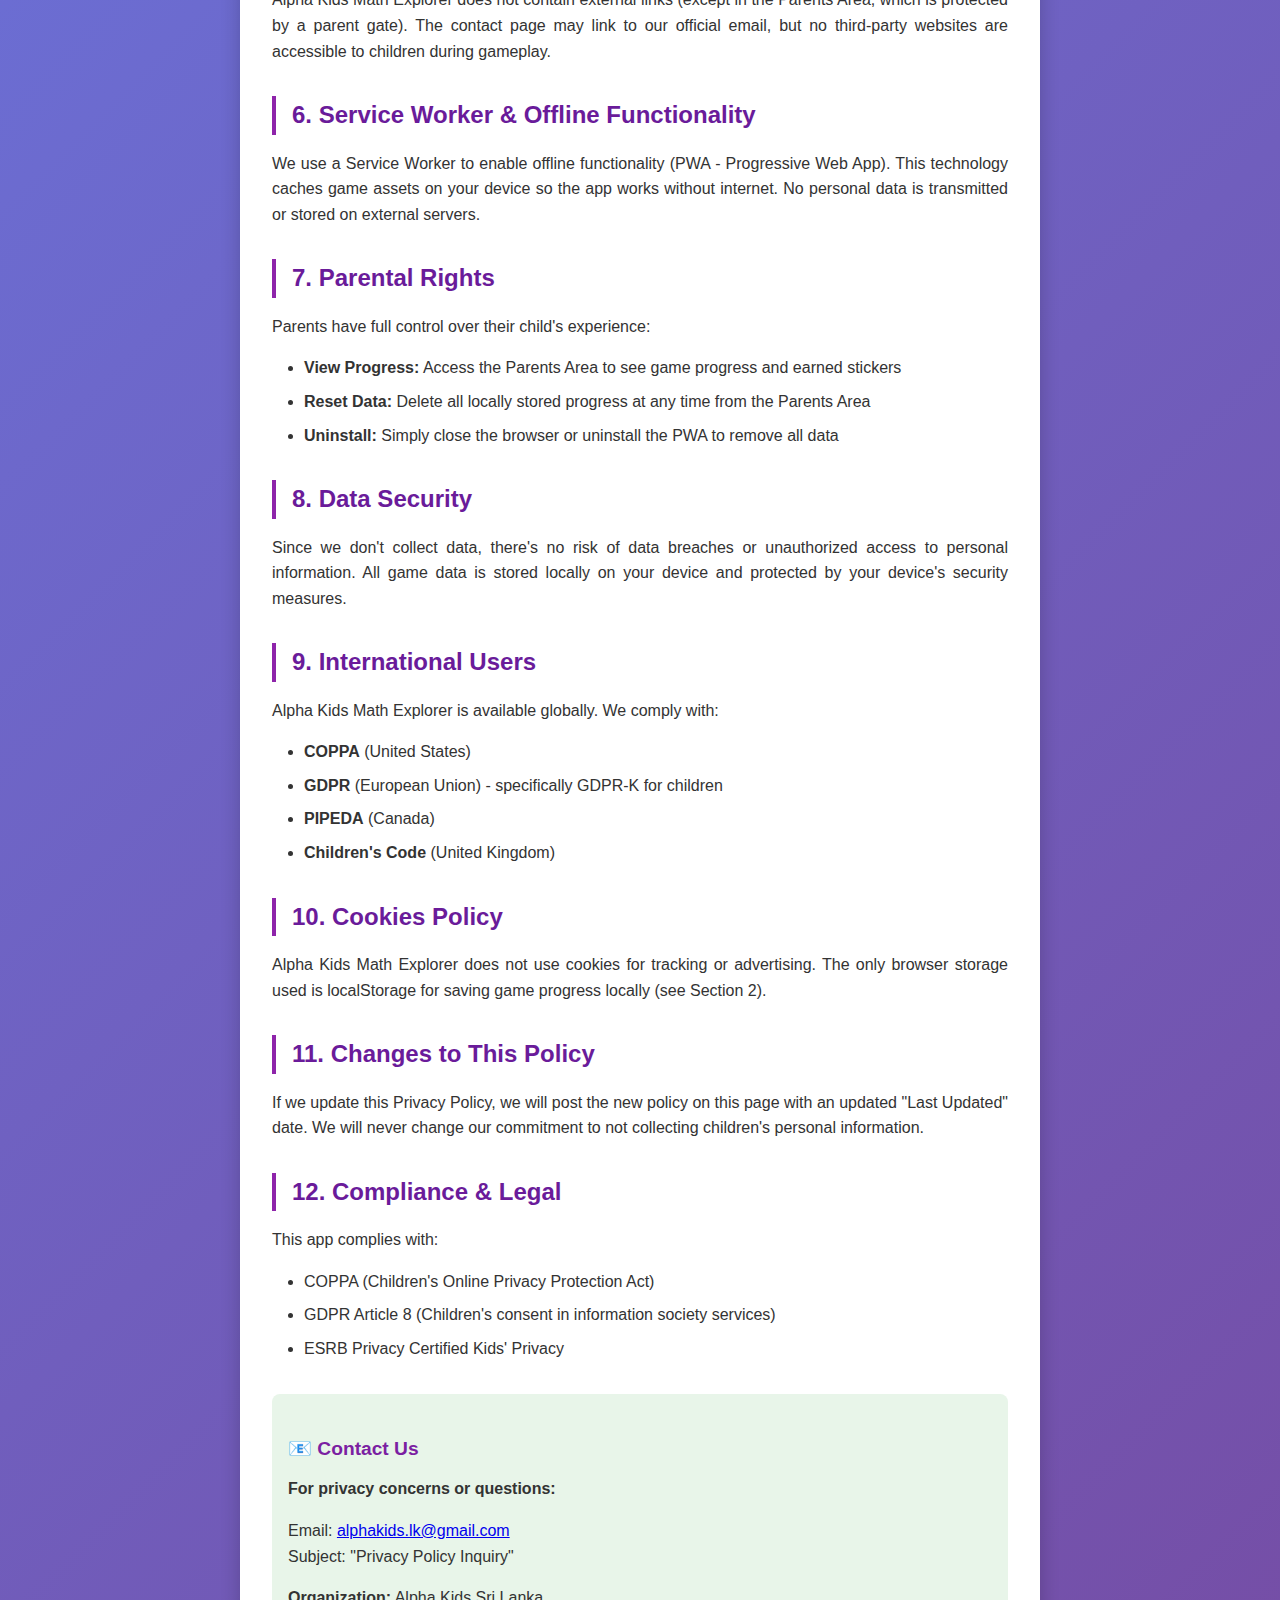
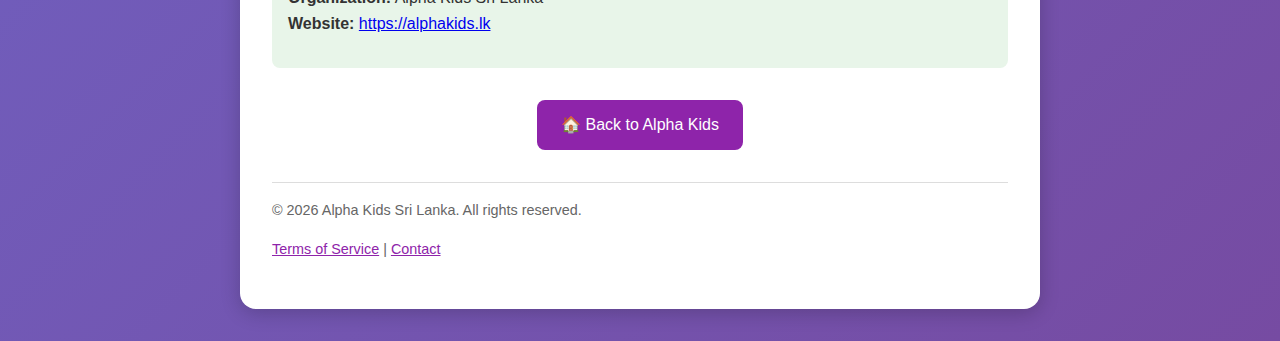
<file: privacy.html>
<!DOCTYPE html>
<html lang="en">

<head>
    <meta charset="UTF-8">
    <meta name="viewport"
        content="width=device-width, initial-scale=1.0, maximum-scale=1.0, user-scalable=no, viewport-fit=cover">
    <title>Privacy Policy | Alpha Kids Math Explorer</title>
    <meta name="description"
        content="Alpha Kids Math Explorer Privacy Policy - We respect children's privacy and do not collect personal information. Read our COPPA-compliant privacy practices.">
    <meta name="robots" content="index, follow">

    <!-- Favicon -->
    <link rel="icon"
        href="data:image/svg+xml,<svg xmlns='http://www.w3.org/2000/svg' viewBox='0 0 100 100'><text y='.9em' font-size='90'>🎓</text></svg>">
    <link rel="apple-touch-icon" href="assets/logo.png">

    <!-- PWA Manifest -->
    <link rel="manifest" href="manifest.json">
    <meta name="theme-color" content="#8e24aa">

    <style>
        * {
            margin: 0;
            padding: 0;
            box-sizing: border-box;
        }

        body {
            font-family: -apple-system, BlinkMacSystemFont, 'Segoe UI', Roboto, 'Helvetica Neue', Arial, sans-serif;
            line-height: 1.6;
            color: #333;
            background: linear-gradient(135deg, #667eea 0%, #764ba2 100%);
            padding: 2rem 1rem;
            min-height: 100vh;
        }

        .container {
            max-width: 800px;
            margin: 0 auto;
            background: white;
            padding: 2rem;
            border-radius: 1rem;
            box-shadow: 0 4px 20px rgba(0, 0, 0, 0.2);
        }

        .header {
            text-align: center;
            margin-bottom: 2rem;
            padding-bottom: 1rem;
            border-bottom: 3px solid #8e24aa;
        }

        .logo {
            font-size: 3rem;
            margin-bottom: 0.5rem;
        }

        h1 {
            color: #4a148c;
            font-size: 2rem;
            margin-bottom: 0.5rem;
        }

        .last-updated {
            color: #666;
            font-size: 0.9rem;
            font-style: italic;
        }

        h2 {
            color: #6a1b9a;
            margin-top: 2rem;
            margin-bottom: 1rem;
            font-size: 1.5rem;
            border-left: 4px solid #8e24aa;
            padding-left: 1rem;
        }

        h3 {
            color: #7b1fa2;
            margin-top: 1.5rem;
            margin-bottom: 0.75rem;
            font-size: 1.2rem;
        }

        p {
            margin-bottom: 1rem;
            text-align: justify;
        }

        ul,
        ol {
            margin-left: 2rem;
            margin-bottom: 1rem;
        }

        li {
            margin-bottom: 0.5rem;
        }

        .highlight-box {
            background: #f3e5f5;
            border-left: 4px solid #8e24aa;
            padding: 1rem;
            margin: 1.5rem 0;
            border-radius: 0.5rem;
        }

        .back-link {
            display: inline-block;
            margin-top: 2rem;
            padding: 0.75rem 1.5rem;
            background: #8e24aa;
            color: white;
            text-decoration: none;
            border-radius: 0.5rem;
            transition: background 0.3s;
        }

        .back-link:hover {
            background: #6a1b9a;
        }

        .contact-info {
            background: #e8f5e9;
            padding: 1rem;
            border-radius: 0.5rem;
            margin-top: 2rem;
        }

        @media (max-width: 600px) {
            .container {
                padding: 1.5rem;
            }

            h1 {
                font-size: 1.5rem;
            }

            h2 {
                font-size: 1.3rem;
            }
        }
    </style>
</head>

<body>
    <div class="container">
        <div class="header">
            <div class="logo">🎓🔒</div>
            <h1>Privacy Policy</h1>
            <p class="last-updated">Last Updated: February 23, 2026</p>
        </div>

        <div class="highlight-box">
            <strong>🛡️ Child Safety First:</strong> Alpha Kids Math Explorer is designed for children aged 5-6. We take
            privacy seriously and comply with COPPA (Children's Online Privacy Protection Act) regulations. We do not
            collect, store, or share any personal information from children.
        </div>

        <h2>1. Information We Do NOT Collect</h2>
        <p><strong>Alpha Kids Math Explorer does NOT collect:</strong></p>
        <ul>
            <li>✅ Names or personal identifiers</li>
            <li>✅ Email addresses</li>
            <li>✅ Phone numbers or physical addresses</li>
            <li>✅ Photos, videos, or audio recordings</li>
            <li>✅ Location data (GPS or geolocation)</li>
            <li>✅ Device identifiers or tracking cookies</li>
            <li>✅ Social media profiles or login credentials</li>
            <li>✅ Payment information (the app is completely free)</li>
        </ul>

        <h2>2. Local Storage Only</h2>
        <p>The only data stored is:</p>
        <ul>
            <li><strong>Game Progress:</strong> Stored locally on your device (browser localStorage) including completed
                games, earned stickers, and current level</li>
            <li><strong>Language Preference:</strong> Your chosen language (English or Sinhala)</li>
            <li><strong>Sound Settings:</strong> Audio on/off preference</li>
        </ul>
        <p><strong>This data never leaves your device.</strong> It is not uploaded to any server, shared with third
            parties, or used for analytics.</p>

        <h2>3. No Third-Party Tracking</h2>
        <p>Alpha Kids Math Explorer does not use:</p>
        <ul>
            <li>❌ Google Analytics or similar tracking services</li>
            <li>❌ Advertising networks or tracking pixels</li>
            <li>❌ Social media plugins (Facebook, Twitter, etc.)</li>
            <li>❌ Third-party cookies or beacons</li>
        </ul>

        <h2>4. No Advertisements</h2>
        <p>The app is 100% ad-free. There are no banner ads, video ads, pop-ups, or in-app advertising of any kind. We
            will never monetize through ads or sell user data.</p>

        <h2>5. External Links</h2>
        <p>Alpha Kids Math Explorer does not contain external links (except in the Parents Area, which is protected by a
            parent gate). The contact page may link to our official email, but no third-party websites are accessible to
            children during gameplay.</p>

        <h2>6. Service Worker & Offline Functionality</h2>
        <p>We use a Service Worker to enable offline functionality (PWA - Progressive Web App). This technology caches
            game assets on your device so the app works without internet. No personal data is transmitted or stored on
            external servers.</p>

        <h2>7. Parental Rights</h2>
        <p>Parents have full control over their child's experience:</p>
        <ul>
            <li><strong>View Progress:</strong> Access the Parents Area to see game progress and earned stickers</li>
            <li><strong>Reset Data:</strong> Delete all locally stored progress at any time from the Parents Area</li>
            <li><strong>Uninstall:</strong> Simply close the browser or uninstall the PWA to remove all data</li>
        </ul>

        <h2>8. Data Security</h2>
        <p>Since we don't collect data, there's no risk of data breaches or unauthorized access to personal information.
            All game data is stored locally on your device and protected by your device's security measures.</p>

        <h2>9. International Users</h2>
        <p>Alpha Kids Math Explorer is available globally. We comply with:</p>
        <ul>
            <li><strong>COPPA</strong> (United States)</li>
            <li><strong>GDPR</strong> (European Union) - specifically GDPR-K for children</li>
            <li><strong>PIPEDA</strong> (Canada)</li>
            <li><strong>Children's Code</strong> (United Kingdom)</li>
        </ul>

        <h2>10. Cookies Policy</h2>
        <p>Alpha Kids Math Explorer does not use cookies for tracking or advertising. The only browser storage used is
            localStorage for saving game progress locally (see Section 2).</p>

        <h2>11. Changes to This Policy</h2>
        <p>If we update this Privacy Policy, we will post the new policy on this page with an updated "Last Updated"
            date. We will never change our commitment to not collecting children's personal information.</p>

        <h2>12. Compliance & Legal</h2>
        <p>This app complies with:</p>
        <ul>
            <li>COPPA (Children's Online Privacy Protection Act)</li>
            <li>GDPR Article 8 (Children's consent in information society services)</li>
            <li>ESRB Privacy Certified Kids' Privacy</li>
        </ul>

        <div class="contact-info">
            <h3>📧 Contact Us</h3>
            <p><strong>For privacy concerns or questions:</strong></p>
            <p>Email: <a href="mailto:alphakids.lk@gmail.com">alphakids.lk@gmail.com</a><br>
                Subject: "Privacy Policy Inquiry"</p>
            <p><strong>Organization:</strong> Alpha Kids Sri Lanka<br>
                <strong>Website:</strong> <a href="https://alphakids.lk">https://alphakids.lk</a>
            </p>
        </div>

        <div style="text-align: center;">
            <a href="index.html" class="back-link">🏠 Back to Alpha Kids</a>
        </div>

        <div
            style="margin-top: 2rem; padding-top: 1rem; border-top: 1px solid #ddd; text-align: center; color: #666; font-size: 0.9rem;">
            <p>&copy; 2026 Alpha Kids Sri Lanka. All rights reserved.</p>
            <p><a href="terms.html" style="color: #8e24aa;">Terms of Service</a> | <a href="contact.html"
                    style="color: #8e24aa;">Contact</a></p>
        </div>
    </div>

    <!-- Service Worker Registration for PWA -->
    <script>
        if ('serviceWorker' in navigator) {
            window.addEventListener('load', () => {
                navigator.serviceWorker.register('./sw.js').catch(() => { });
            });
        }
    </script>
</body>

</html>
</file>
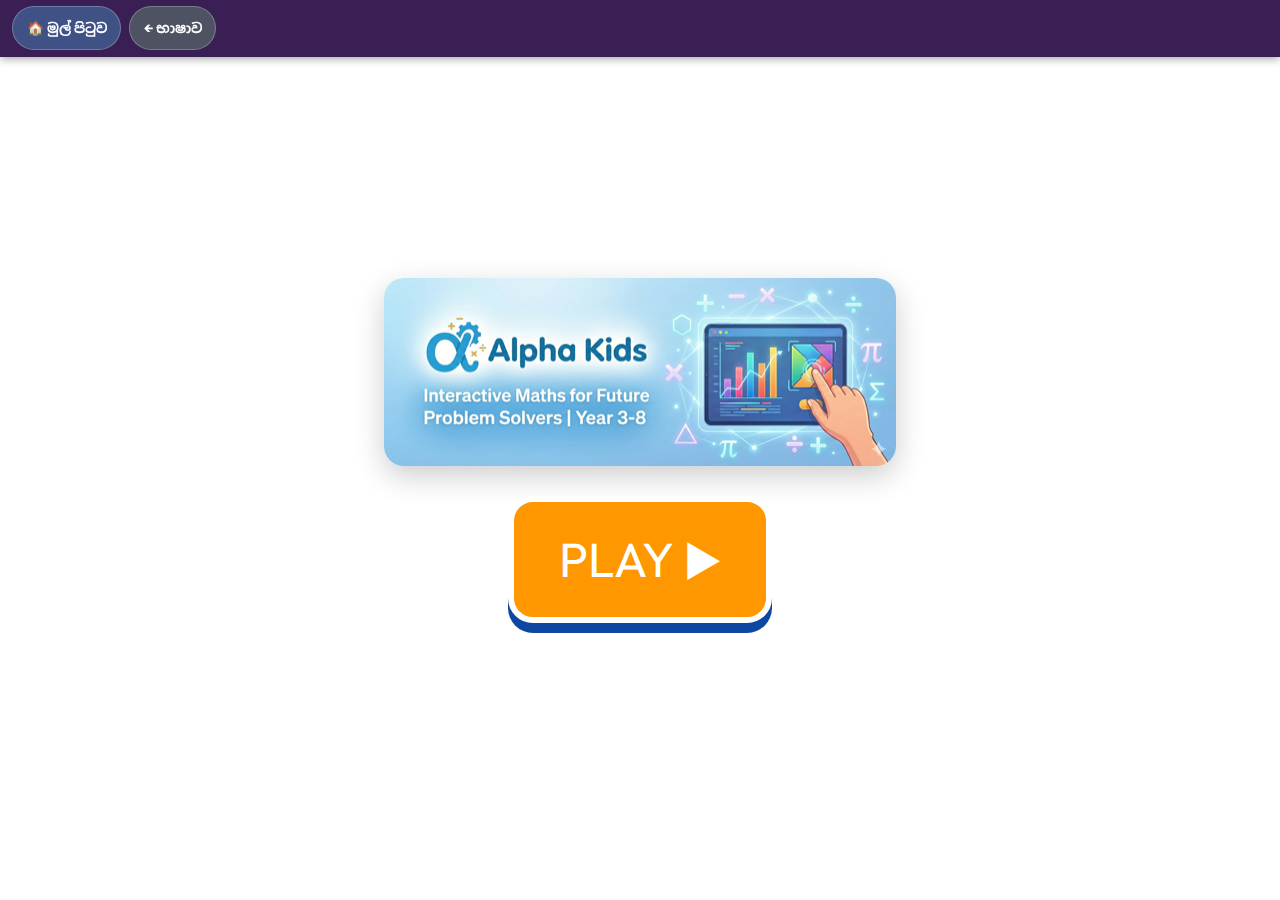
<file: sinhala-3yr.html>
<!DOCTYPE html>
<html lang="si">

<head>
    <meta charset="UTF-8">
    <meta name="viewport"
        content="width=device-width, initial-scale=1.0, maximum-scale=5.0, user-scalable=yes, viewport-fit=cover">
    <link rel="stylesheet" href="assets/css/responsive.css">
    <title>Alpha Kids ගණිත ගවේෂක (වයස 3+) - සිංහල | නොමිලේ ගණිත ක්‍රීඩා</title>
    <meta name="description"
        content="Alpha Kids ගණිත ගවේෂක – වයස 3+ දරුවන් සඳහා සිංහල ගණිත ඉගෙනුම් ක්‍රීඩා. නොමිලේ, දැන්වීම් රහිත, ආරක්ෂිත.">
    <meta name="keywords"
        content="Alpha Kids, sinhala kids math game, 3 year old math, preschool sinhala, children learning games, Sri Lanka educational app">
    <meta name="author" content="Alpha Kids Sri Lanka">
    <meta name="robots" content="index, follow">

    <!-- Open Graph -->
    <meta property="og:type" content="website">
    <meta property="og:url" content="https://alphakids.lk/sinhala-3yr.html">
    <meta property="og:title" content="Alpha Kids ගණිත ගවේෂක (වයස 3+) - සිංහල">
    <meta property="og:description" content="නොමිලේ සිංහල ගණිත ක්‍රීඩා. දැන්වීම් රහිත හා ආරක්ෂිත.">
    <meta property="og:image" content="https://alphakids.lk/assets/splash.png">

    <!-- Favicon -->
    <link rel="icon"
        href="data:image/svg+xml,<svg xmlns='http://www.w3.org/2000/svg' viewBox='0 0 100 100'><text y='.9em' font-size='90'>🎓</text></svg>">
    <link rel="apple-touch-icon" href="assets/logo.png">

    <!-- PWA Manifest -->
    <link rel="manifest" href="manifest.json">
    <meta name="theme-color" content="#8e24aa">
    <meta name="mobile-web-app-capable" content="yes">
    <meta name="apple-mobile-web-app-capable" content="yes">
    <meta name="apple-mobile-web-app-title" content="Alpha Kids">

    <!-- SEO: Canonical & Hreflang -->
    <link rel="canonical" href="https://alphakids.lk/sinhala-3yr.html">
    <link rel="alternate" hreflang="x-default" href="https://alphakids.lk/launch-3yr.html">
    <link rel="alternate" hreflang="en" href="https://alphakids.lk/english-3yr.html">
    <link rel="alternate" hreflang="si" href="https://alphakids.lk/sinhala-3yr.html">
    <link rel="alternate" hreflang="si-LK" href="https://alphakids.lk/sinhala-3yr.html">

    <!-- Google Fonts (single consolidated load) -->
    <link rel="preconnect" href="https://fonts.googleapis.com">
    <link rel="preconnect" href="https://fonts.gstatic.com" crossorigin>
    <link
        href="https://fonts.googleapis.com/css2?family=Bubblegum+Sans&family=Noto+Sans+Sinhala:wght@400;600;700;900&family=Outfit:wght@400;700;900&display=swap"
        rel="stylesheet">

    <link rel="stylesheet" href="assets/css/style-3yr.css">

    <style>
        body {
            font-family: 'Noto Sans Sinhala', 'Outfit', sans-serif;
        }

        /* Fixed top navigation bar */
        .game-nav-bar {
            position: fixed;
            top: 0;
            left: 0;
            right: 0;
            z-index: 9999;
            display: flex;
            align-items: center;
            gap: 0.5rem;
            padding: 0.4rem 0.75rem;
            background: rgba(30, 0, 60, 0.88);
            backdrop-filter: blur(8px);
            -webkit-backdrop-filter: blur(8px);
            box-shadow: 0 2px 8px rgba(0, 0, 0, 0.35);
        }

        .game-nav-bar a {
            display: inline-flex;
            align-items: center;
            gap: 0.3rem;
            padding: 0.35rem 0.85rem;
            border-radius: 50px;
            font-size: 0.85rem;
            font-weight: 700;
            text-decoration: none;
            color: white;
            background: rgba(255, 255, 255, 0.15);
            border: 1px solid rgba(255, 255, 255, 0.25);
            transition: background 0.2s, transform 0.15s;
            font-family: 'Outfit', 'Noto Sans Sinhala', sans-serif;
            white-space: nowrap;
        }

        .game-nav-bar a:hover {
            background: rgba(255, 255, 255, 0.28);
            transform: translateY(-1px);
        }

        .game-nav-bar a:active {
            transform: translateY(0);
        }

        .game-nav-bar .nav-home {
            background: rgba(79, 195, 247, 0.3);
        }

        .game-nav-bar .nav-lang {
            background: rgba(129, 199, 132, 0.3);
        }

        #app {
            padding-top: max(50px, calc(44px + env(safe-area-inset-top, 0px)));
            padding-bottom: max(50px, calc(40px + env(safe-area-inset-bottom, 0px)));
        }
    </style>
</head>

<body>
    <!-- Fixed navigation bar -->
    <nav class="game-nav-bar" aria-label="ගෙදර සබැඳිය">
        <a href="index.html" class="nav-home" aria-label="මුල් පිටුවට යන්න">🏠 මුල් පිටුව</a>
        <a href="launch-3yr.html" class="nav-lang" aria-label="භාෂාව වෙනස් කරන්න">← භාෂාව</a>
    </nav>

    <div id="app"></div>

    <noscript>
        <div
            style="text-align:center;padding:3rem;font-family:'Noto Sans Sinhala',sans-serif;background:#fff;margin:2rem;border-radius:1rem;box-shadow:0 4px 6px rgba(0,0,0,0.1);">
            <h1 style="color:#d32f2f;margin-bottom:1rem;">⚠️ JavaScript අවශ්‍යයි</h1>
            <p style="font-size:1.2rem;color:#333;">
                Alpha Kids ගණිත ගවේෂක ක්‍රීඩා කිරීමට JavaScript සක්‍රිය කරන්න.<br>
                Please enable JavaScript to play Alpha Kids Math Explorer.
            </p>
            <a href="index.html"
                style="display:inline-block;margin-top:1rem;padding:0.75rem 1.5rem;background:#8e24aa;color:white;border-radius:8px;text-decoration:none;font-weight:bold;">
                🏠 මුල් පිටුව
            </a>
        </div>
    </noscript>

    <script>
        window.currentLang = 'si';
    </script>
    <script src="assets/js/game-3yr.js"></script>
    <script>
        if ('serviceWorker' in navigator) {
            window.addEventListener('load', () => {
                navigator.serviceWorker.register('./sw.js').catch(() => { });
            });
        }
    </script>

    <!-- Footer Navigation -->
    <footer
        style="position:fixed;bottom:0;left:0;width:100%;text-align:center;padding:0.4rem 0.4rem max(0.4rem, env(safe-area-inset-bottom, 0.4rem));background:rgba(255,255,255,0.95);font-size:0.8rem;z-index:50;border-top:1px solid #ddd;color:#333;">
        <a href="privacy.html" style="color:#555;text-decoration:none;margin:0 0.4rem;">Privacy</a> |
        <a href="terms.html" style="color:#555;text-decoration:none;margin:0 0.4rem;">Terms</a> |
        <a href="contact.html" style="color:#555;text-decoration:none;margin:0 0.4rem;">Contact</a>
    </footer>
</body>

</html>
</file>
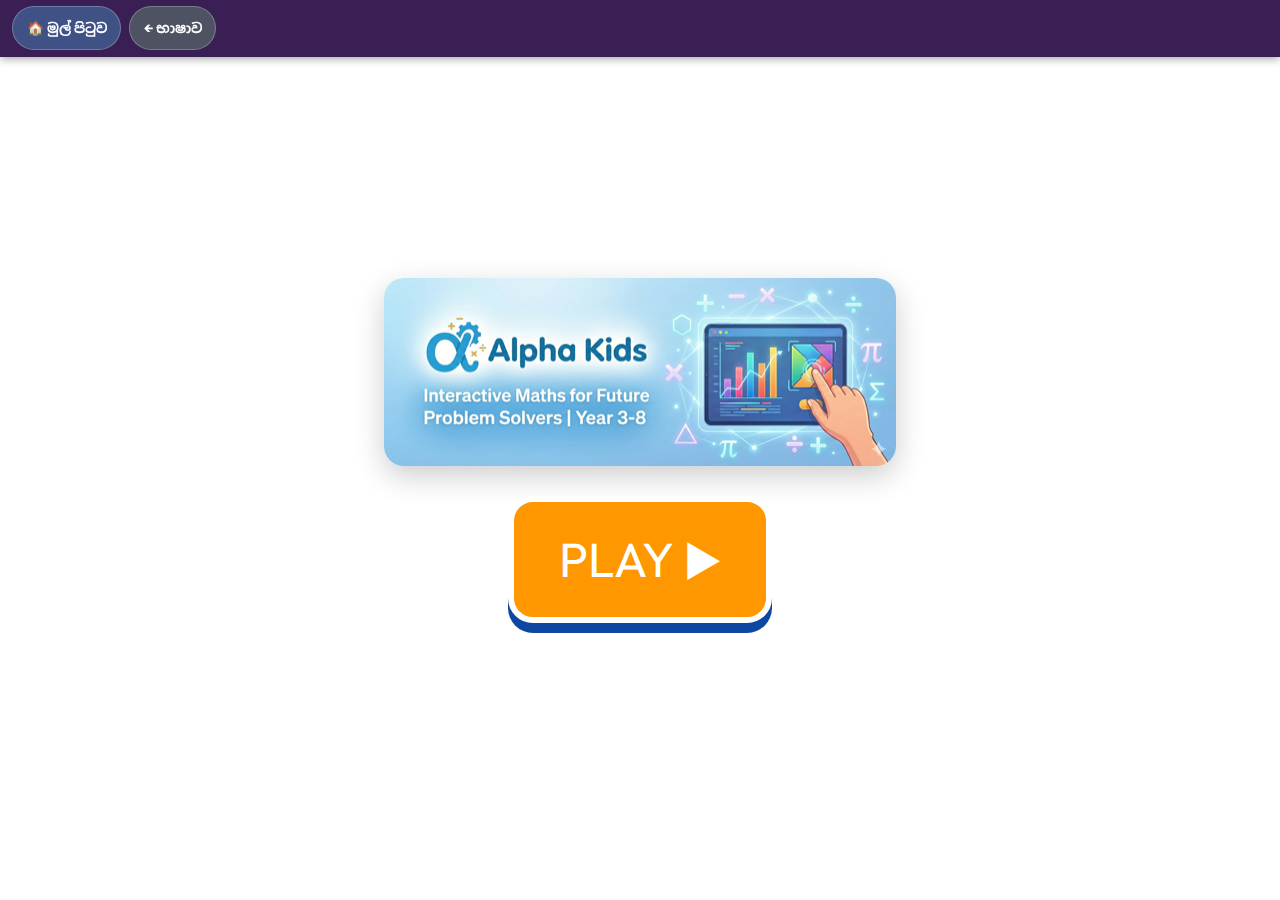
<file: sinhala-4yr.html>
<!DOCTYPE html>
<html lang="si">

<head>
    <meta charset="UTF-8">
    <meta name="viewport"
        content="width=device-width, initial-scale=1.0, maximum-scale=5.0, user-scalable=yes, viewport-fit=cover">
    <link rel="stylesheet" href="assets/css/responsive.css">
    <title>Alpha Kids ගණිත ගවේෂක (වයස 4+) - සිංහල | නොමිලේ ගණිත ක්‍රීඩා</title>
    <meta name="description"
        content="Alpha Kids ගණිත ගවේෂක – වයස 4+ දරුවන් සඳහා සිංහල ගණිත ඉගෙනුම් ක්‍රීඩා. මතකය, ප‍ùz‍le, ගණිත ක්‍රීඩා. නොමිලේ, දැන්වීම් රහිත, ආරක්ෂිත.">
    <meta name="keywords"
        content="Alpha Kids, sinhala kids math game, 4 year old math, preschool sinhala, children learning games, Sri Lanka educational app">
    <meta name="author" content="Alpha Kids Sri Lanka">
    <meta name="robots" content="index, follow">

    <!-- Open Graph -->
    <meta property="og:type" content="website">
    <meta property="og:url" content="https://alphakids.lk/sinhala-4yr.html">
    <meta property="og:title" content="Alpha Kids ගණිත ගවේෂක (වයස 4+) - සිංහල">
    <meta property="og:description" content="නොමිලේ සිංහල ගණිත ක්‍රීඩා. දැන්වීම් රහිත හා ආරක්ෂිත.">
    <meta property="og:image" content="https://alphakids.lk/assets/splash.png">

    <!-- Favicon -->
    <link rel="icon"
        href="data:image/svg+xml,<svg xmlns='http://www.w3.org/2000/svg' viewBox='0 0 100 100'><text y='.9em' font-size='90'>🎓</text></svg>">
    <link rel="apple-touch-icon" href="assets/logo.png">

    <!-- PWA Manifest -->
    <link rel="manifest" href="manifest.json">
    <meta name="theme-color" content="#8e24aa">
    <meta name="mobile-web-app-capable" content="yes">
    <meta name="apple-mobile-web-app-capable" content="yes">
    <meta name="apple-mobile-web-app-title" content="Alpha Kids">

    <!-- SEO: Canonical & Hreflang -->
    <link rel="canonical" href="https://alphakids.lk/sinhala-4yr.html">
    <link rel="alternate" hreflang="x-default" href="https://alphakids.lk/launch-4yr.html">
    <link rel="alternate" hreflang="en" href="https://alphakids.lk/english-4yr.html">
    <link rel="alternate" hreflang="si" href="https://alphakids.lk/sinhala-4yr.html">
    <link rel="alternate" hreflang="si-LK" href="https://alphakids.lk/sinhala-4yr.html">

    <!-- Google Fonts (single consolidated load) -->
    <link rel="preconnect" href="https://fonts.googleapis.com">
    <link rel="preconnect" href="https://fonts.gstatic.com" crossorigin>
    <link
        href="https://fonts.googleapis.com/css2?family=Bubblegum+Sans&family=Noto+Sans+Sinhala:wght@400;600;700;900&family=Outfit:wght@400;700;900&display=swap"
        rel="stylesheet">

    <link rel="stylesheet" href="assets/css/style-4yr.css">

    <style>
        body {
            font-family: 'Noto Sans Sinhala', 'Outfit', sans-serif;
        }

        /* Fixed top navigation bar */
        .game-nav-bar {
            position: fixed;
            top: 0;
            left: 0;
            right: 0;
            z-index: 9999;
            display: flex;
            align-items: center;
            gap: 0.5rem;
            padding: 0.4rem 0.75rem;
            background: rgba(30, 0, 60, 0.88);
            backdrop-filter: blur(8px);
            -webkit-backdrop-filter: blur(8px);
            box-shadow: 0 2px 8px rgba(0, 0, 0, 0.35);
        }

        .game-nav-bar a {
            display: inline-flex;
            align-items: center;
            gap: 0.3rem;
            padding: 0.35rem 0.85rem;
            border-radius: 50px;
            font-size: 0.85rem;
            font-weight: 700;
            text-decoration: none;
            color: white;
            background: rgba(255, 255, 255, 0.15);
            border: 1px solid rgba(255, 255, 255, 0.25);
            transition: background 0.2s, transform 0.15s;
            font-family: 'Outfit', 'Noto Sans Sinhala', sans-serif;
            white-space: nowrap;
        }

        .game-nav-bar a:hover {
            background: rgba(255, 255, 255, 0.28);
            transform: translateY(-1px);
        }

        .game-nav-bar a:active {
            transform: translateY(0);
        }

        .game-nav-bar .nav-home {
            background: rgba(79, 195, 247, 0.3);
        }

        .game-nav-bar .nav-lang {
            background: rgba(129, 199, 132, 0.3);
        }

        #app {
            padding-top: max(50px, calc(44px + env(safe-area-inset-top, 0px)));
            padding-bottom: max(50px, calc(40px + env(safe-area-inset-bottom, 0px)));
        }
    </style>
</head>

<body>
    <!-- Fixed navigation bar -->
    <nav class="game-nav-bar" aria-label="ගෙදර සබැඳිය">
        <a href="index.html" class="nav-home" aria-label="මුල් පිටුවට යන්න">🏠 මුල් පිටුව</a>
        <a href="launch-4yr.html" class="nav-lang" aria-label="භාෂාව වෙනස් කරන්න">← භාෂාව</a>
    </nav>

    <div id="app"></div>

    <noscript>
        <div
            style="text-align:center;padding:3rem;font-family:'Noto Sans Sinhala',sans-serif;background:#fff;margin:2rem;border-radius:1rem;box-shadow:0 4px 6px rgba(0,0,0,0.1);">
            <h1 style="color:#d32f2f;margin-bottom:1rem;">⚠️ JavaScript අවශ්‍යයි</h1>
            <p style="font-size:1.2rem;color:#333;">
                Alpha Kids ගණිත ගවේෂක ක්‍රීඩා කිරීමට JavaScript සක්‍රිය කරන්න.<br>
                Please enable JavaScript to play Alpha Kids Math Explorer.
            </p>
            <a href="index.html"
                style="display:inline-block;margin-top:1rem;padding:0.75rem 1.5rem;background:#8e24aa;color:white;border-radius:8px;text-decoration:none;font-weight:bold;">
                🏠 මුල් පිටුව
            </a>
        </div>
    </noscript>

    <script>
        window.currentLang = 'si';
    </script>
    <script src="assets/js/game-4yr.js"></script>
    <script>
        if ('serviceWorker' in navigator) {
            window.addEventListener('load', () => {
                navigator.serviceWorker.register('./sw.js').catch(() => { });
            });
        }
    </script>

    <!-- Footer Navigation -->
    <footer
        style="position:fixed;bottom:0;left:0;width:100%;text-align:center;padding:0.4rem 0.4rem max(0.4rem, env(safe-area-inset-bottom, 0.4rem));background:rgba(255,255,255,0.95);font-size:0.8rem;z-index:50;border-top:1px solid #ddd;color:#333;">
        <a href="privacy.html" style="color:#555;text-decoration:none;margin:0 0.4rem;">Privacy</a> |
        <a href="terms.html" style="color:#555;text-decoration:none;margin:0 0.4rem;">Terms</a> |
        <a href="contact.html" style="color:#555;text-decoration:none;margin:0 0.4rem;">Contact</a>
    </footer>
</body>

</html>
</file>
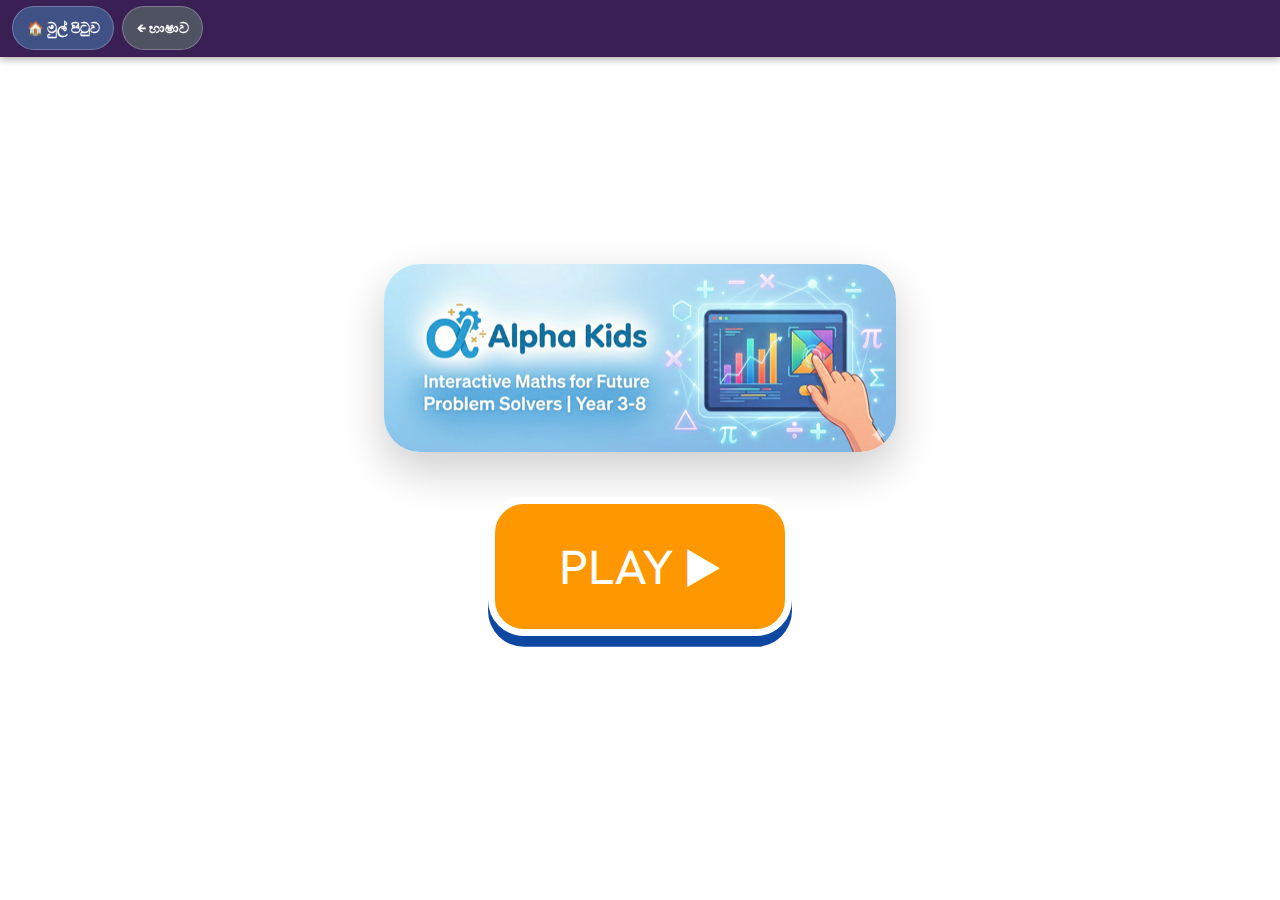
<file: sinhala-5yr.html>
<!DOCTYPE html>
<html lang="si">

<head>
    <meta charset="UTF-8">
    <meta name="viewport"
        content="width=device-width, initial-scale=1.0, maximum-scale=5.0, user-scalable=yes, viewport-fit=cover">
    <link rel="stylesheet" href="assets/css/responsive.css">

    <!-- Primary SEO Meta Tags -->
    <title>Alpha Kids ගණිත ගවේෂක (වයස 5+) - Sinhala</title>
    <meta name="description"
        content="Alpha Kids ගණිත ගවේෂක - වයස 5+ දරුවන් සඳහා ද්විභාෂා (සිංහල/ඉංග්‍රීසි) ගණිත ඉගෙනුම් ක්‍රීඩාව. ගණන් කිරීම, රටා, ඇදීම, ගණිතය සහ තවත් ක්‍රීඩා 15+.">
    <meta name="keywords"
        content="Alpha Kids, kids math game, sinhala educational app, children learning, 5 year old math, preschool games, bilingual app, Sri Lanka">
    <meta name="author" content="Alpha Kids Sri Lanka">
    <meta name="robots" content="index, follow">

    <!-- Open Graph / Social Sharing -->
    <meta property="og:type" content="website">
    <meta property="og:url" content="https://alphakids.lk/sinhala-5yr.html">
    <meta property="og:site_name" content="Alpha Kids Sri Lanka">
    <meta property="og:title" content="Alpha Kids ගණිත ගවේෂක (වයස 5+)">
    <meta property="og:description"
        content="Bilingual math learning game for 5-6 year olds. 15+ interactive games in Sinhala and English.">
    <meta property="og:image" content="https://alphakids.lk/assets/splash.png">
    <meta property="og:image:width" content="512">
    <meta property="og:image:height" content="512">
    <meta property="og:image:alt" content="Alpha Kids Math Explorer App">
    <meta property="og:locale" content="si_LK">
    <meta property="og:locale:alternate" content="en_US">

    <!-- Twitter Card -->
    <meta name="twitter:card" content="summary_large_image">
    <meta name="twitter:site" content="@AlphaKidsLK">
    <meta name="twitter:title" content="Alpha Kids ගණිත ගවේෂක (වයස 5+)">
    <meta name="twitter:description" content="Bilingual math learning game for 5-6 year olds. 15+ interactive games.">
    <meta name="twitter:image" content="https://alphakids.lk/assets/splash.png">
    <meta name="twitter:image:alt" content="Alpha Kids Math Explorer App">

    <!-- Favicon -->
    <link rel="icon"
        href="data:image/svg+xml,<svg xmlns='http://www.w3.org/2000/svg' viewBox='0 0 100 100'><text y='.9em' font-size='90'>🎓</text></svg>">
    <link rel="apple-touch-icon" href="assets/logo.png">

    <!-- PWA Manifest -->
    <link rel="manifest" href="manifest.json">
    <meta name="theme-color" content="#8e24aa">
    <meta name="mobile-web-app-capable" content="yes">
    <meta name="apple-mobile-web-app-capable" content="yes">
    <meta name="apple-mobile-web-app-status-bar-style" content="black-translucent">
    <meta name="apple-mobile-web-app-title" content="Alpha Kids">

    <!-- Google Fonts (single consolidated load) -->
    <link rel="preconnect" href="https://fonts.googleapis.com">
    <link rel="preconnect" href="https://fonts.gstatic.com" crossorigin>
    <link
        href="https://fonts.googleapis.com/css2?family=Bubblegum+Sans&family=Noto+Sans+Sinhala:wght@400;600;700;900&family=Outfit:wght@400;700;900&display=swap"
        rel="stylesheet">

    <!-- Preload Critical Resources -->
    <link rel="preload" href="assets/css/style-5yr.css" as="style">
    <link rel="preload" href="assets/js/game-5yr.js" as="script">
    <link rel="dns-prefetch" href="https://fonts.googleapis.com">
    <link rel="dns-prefetch" href="https://fonts.gstatic.com">

    <link rel="stylesheet" href="assets/css/style-5yr.css">

    <!-- GEO Targeting -->
    <meta name="language" content="Sinhala">

    <!-- Security -->
    <meta http-equiv="X-Content-Type-Options" content="nosniff">
    <meta http-equiv="X-Frame-Options" content="SAMEORIGIN">
    <meta http-equiv="Permissions-Policy" content="geolocation=(), microphone=(), camera=()">

    <!-- SEO Links: Canonical and Hreflang - Enhanced for Global Reach -->
    <link rel="canonical" href="https://alphakids.lk/sinhala-5yr.html">
    <link rel="alternate" hreflang="x-default" href="https://alphakids.lk/launch-5yr.html">
    <link rel="alternate" hreflang="en" href="https://alphakids.lk/english-5yr.html">
    <link rel="alternate" hreflang="si" href="https://alphakids.lk/sinhala-5yr.html">
    <link rel="alternate" hreflang="en-US" href="https://alphakids.lk/english-5yr.html">
    <link rel="alternate" hreflang="en-GB" href="https://alphakids.lk/english-5yr.html">
    <link rel="alternate" hreflang="en-AU" href="https://alphakids.lk/english-5yr.html">
    <link rel="alternate" hreflang="en-CA" href="https://alphakids.lk/english-5yr.html">
    <link rel="alternate" hreflang="en-IN" href="https://alphakids.lk/english-5yr.html">
    <link rel="alternate" hreflang="en-ZA" href="https://alphakids.lk/english-5yr.html">
    <link rel="alternate" hreflang="en-NZ" href="https://alphakids.lk/english-5yr.html">
    <link rel="alternate" hreflang="si-LK" href="https://alphakids.lk/sinhala-5yr.html">

    <!-- Structured Data: Schema.org MobileApplication -->
    <script type="application/ld+json">
    {
      "@context": "https://schema.org",
      "@type": "MobileApplication",
      "name": "Alpha Kids ගණිත ගවේෂක",
      "alternateName": "Alpha Kids Math Explorer",
      "description": "වයස 5+ දරුවන් සඳහා ද්විභාෂා (සිංහල/ඉංග්‍රීසි) ගණිත ඉගෙනුම් ක්‍රීඩාව.",
      "url": "https://alphakids.lk/sinhala-5yr.html",
      "applicationCategory": "EducationApplication",
      "operatingSystem": "Web, Android, iOS",
      "audience": {
        "@type": "EducationalAudience",
        "educationalRole": "student",
        "audienceType": "children"
      },
      "inLanguage": ["si", "en"],
      "offers": {
        "@type": "Offer",
        "price": "0",
        "priceCurrency": "USD"
      },
      "author": {
        "@type": "Organization",
        "name": "Alpha Kids Sri Lanka",
        "url": "https://alphakids.lk",
        "logo": "https://alphakids.lk/assets/logo.png",
        "address": {
          "@type": "PostalAddress",
          "addressCountry": "Global"
        }
      },
      "provider": {
        "@type": "Organization",
        "name": "Alpha Kids Sri Lanka"
      },
      "aggregateRating": {
        "@type": "AggregateRating",
        "ratingValue": "5.0",
        "reviewCount": "1"
      },
      "dateModified": "2026-02-23",
      "datePublished": "2026-01-01",
      "educationalLevel": "Preschool",
      "learningResourceType": ["Game", "Interactive"],
      "typicalAgeRange": "5-6",
      "keywords": "ගණිතය, සිංහල, දරුවන්, අධ්‍යාපනය, ශ්‍රී ලංකාව"
    }
    </script>
    <style>
        body {
            font-family: 'Noto Sans Sinhala', 'Outfit', sans-serif;
        }

        /* Fixed top navigation bar for back/home navigation */
        .game-nav-bar {
            position: fixed;
            top: 0;
            left: 0;
            right: 0;
            z-index: 9999;
            display: flex;
            align-items: center;
            gap: 0.5rem;
            padding: 0.4rem 0.75rem;
            background: rgba(30, 0, 60, 0.88);
            backdrop-filter: blur(8px);
            -webkit-backdrop-filter: blur(8px);
            box-shadow: 0 2px 8px rgba(0, 0, 0, 0.35);
        }

        .game-nav-bar a {
            display: inline-flex;
            align-items: center;
            gap: 0.3rem;
            padding: 0.35rem 0.85rem;
            border-radius: 50px;
            font-size: 0.85rem;
            font-weight: 700;
            text-decoration: none;
            color: white;
            background: rgba(255, 255, 255, 0.15);
            border: 1px solid rgba(255, 255, 255, 0.25);
            transition: background 0.2s, transform 0.15s;
            font-family: 'Outfit', sans-serif;
            white-space: nowrap;
        }

        .game-nav-bar a:hover {
            background: rgba(255, 255, 255, 0.28);
            transform: translateY(-1px);
        }

        .game-nav-bar a:active {
            transform: translateY(0);
        }

        .game-nav-bar .nav-home {
            background: rgba(79, 195, 247, 0.3);
        }

        .game-nav-bar .nav-lang {
            background: rgba(129, 199, 132, 0.3);
        }

        /* Push app content below nav to avoid overlap */
        #app {
            padding-top: max(50px, calc(44px + env(safe-area-inset-top, 0px)));
            padding-bottom: max(50px, calc(40px + env(safe-area-inset-bottom, 0px)));
        }
    </style>
</head>

<body>
    <!-- Fixed navigation bar – allows users to go Home or change language -->
    <nav class="game-nav-bar" aria-label="Page navigation">
        <a href="index.html" class="nav-home" aria-label="Go to Home page">🏠 මුල් පිටුව</a>
        <a href="launch-5yr.html" class="nav-lang" aria-label="Change language">← භාෂාව</a>
    </nav>

    <!-- Loading Screen -->
    <div id="loading-screen"
        style="display:flex;align-items:center;justify-content:center;position:fixed;top:0;left:0;width:100%;height:100%;background:linear-gradient(135deg, #667eea 0%, #764ba2 100%);z-index:9999;">
        <div style="text-align:center;color:white;font-family:'Noto Sans Sinhala',sans-serif;">
            <div style="font-size:4rem;margin-bottom:1rem;">🎓</div>
            <div style="font-size:1.5rem;font-weight:bold;">Alpha Kids පූරණය වෙමින්...</div>
            <div style="margin-top:1rem;font-size:1rem;opacity:0.8;">ඉගෙනීමට සූදානම් වන්න!</div>
        </div>
    </div>

    <main id="app" role="main"></main>

    <noscript>
        <div
            style="text-align:center;padding:3rem;font-family:'Noto Sans Sinhala',sans-serif;background:#fff;margin:2rem;border-radius:1rem;box-shadow:0 4px 6px rgba(0,0,0,0.1);">
            <h1 style="color:#d32f2f;margin-bottom:1rem;">⚠️ JavaScript අවශ්‍යයි</h1>
            <p style="font-size:1.2rem;color:#333;">
                Alpha Kids ගණිත ගවේෂක ක්‍රීඩා කිරීමට JavaScript සක්‍රිය කරන්න.<br>
                Please enable JavaScript to play Alpha Kids Math Explorer.
            </p>
        </div>
    </noscript>

    <script>
        window.currentLang = 'si';
        // Hide loading screen when app loads
        window.addEventListener('load', () => {
            const loader = document.getElementById('loading-screen');
            if (loader) {
                setTimeout(() => {
                    loader.style.opacity = '0';
                    loader.style.transition = 'opacity 0.5s ease';
                    setTimeout(() => loader.style.display = 'none', 500);
                }, 500);
            }
        });
    </script>
    <script src="assets/js/game-5yr.js"></script>

    <!-- Service Worker Registration for PWA -->
    <script>
        if ('serviceWorker' in navigator) {
            window.addEventListener('load', () => {
                navigator.serviceWorker.register('./sw.js').catch(() => { });
            });
        }
    </script>

    <!-- Footer Navigation -->
    <footer class="page-footer"
        style="position:fixed;bottom:0;left:0;width:100%;text-align:center;padding:0.4rem 0.4rem max(0.4rem, env(safe-area-inset-bottom, 0.4rem));background:rgba(255,255,255,0.95);font-size:0.8rem;z-index:50;border-top:1px solid #ddd;color:#555;">
        <a href="index.html" style="color:#555;text-decoration:none;margin:0 0.4rem;">🏠 Home</a> |
        <a href="privacy.html" style="color:#555;text-decoration:none;margin:0 0.4rem;">Privacy</a> |
        <a href="terms.html" style="color:#555;text-decoration:none;margin:0 0.4rem;">Terms</a> |
        <a href="contact.html" style="color:#555;text-decoration:none;margin:0 0.4rem;">Contact</a>
    </footer>
</body>

</html>
</file>
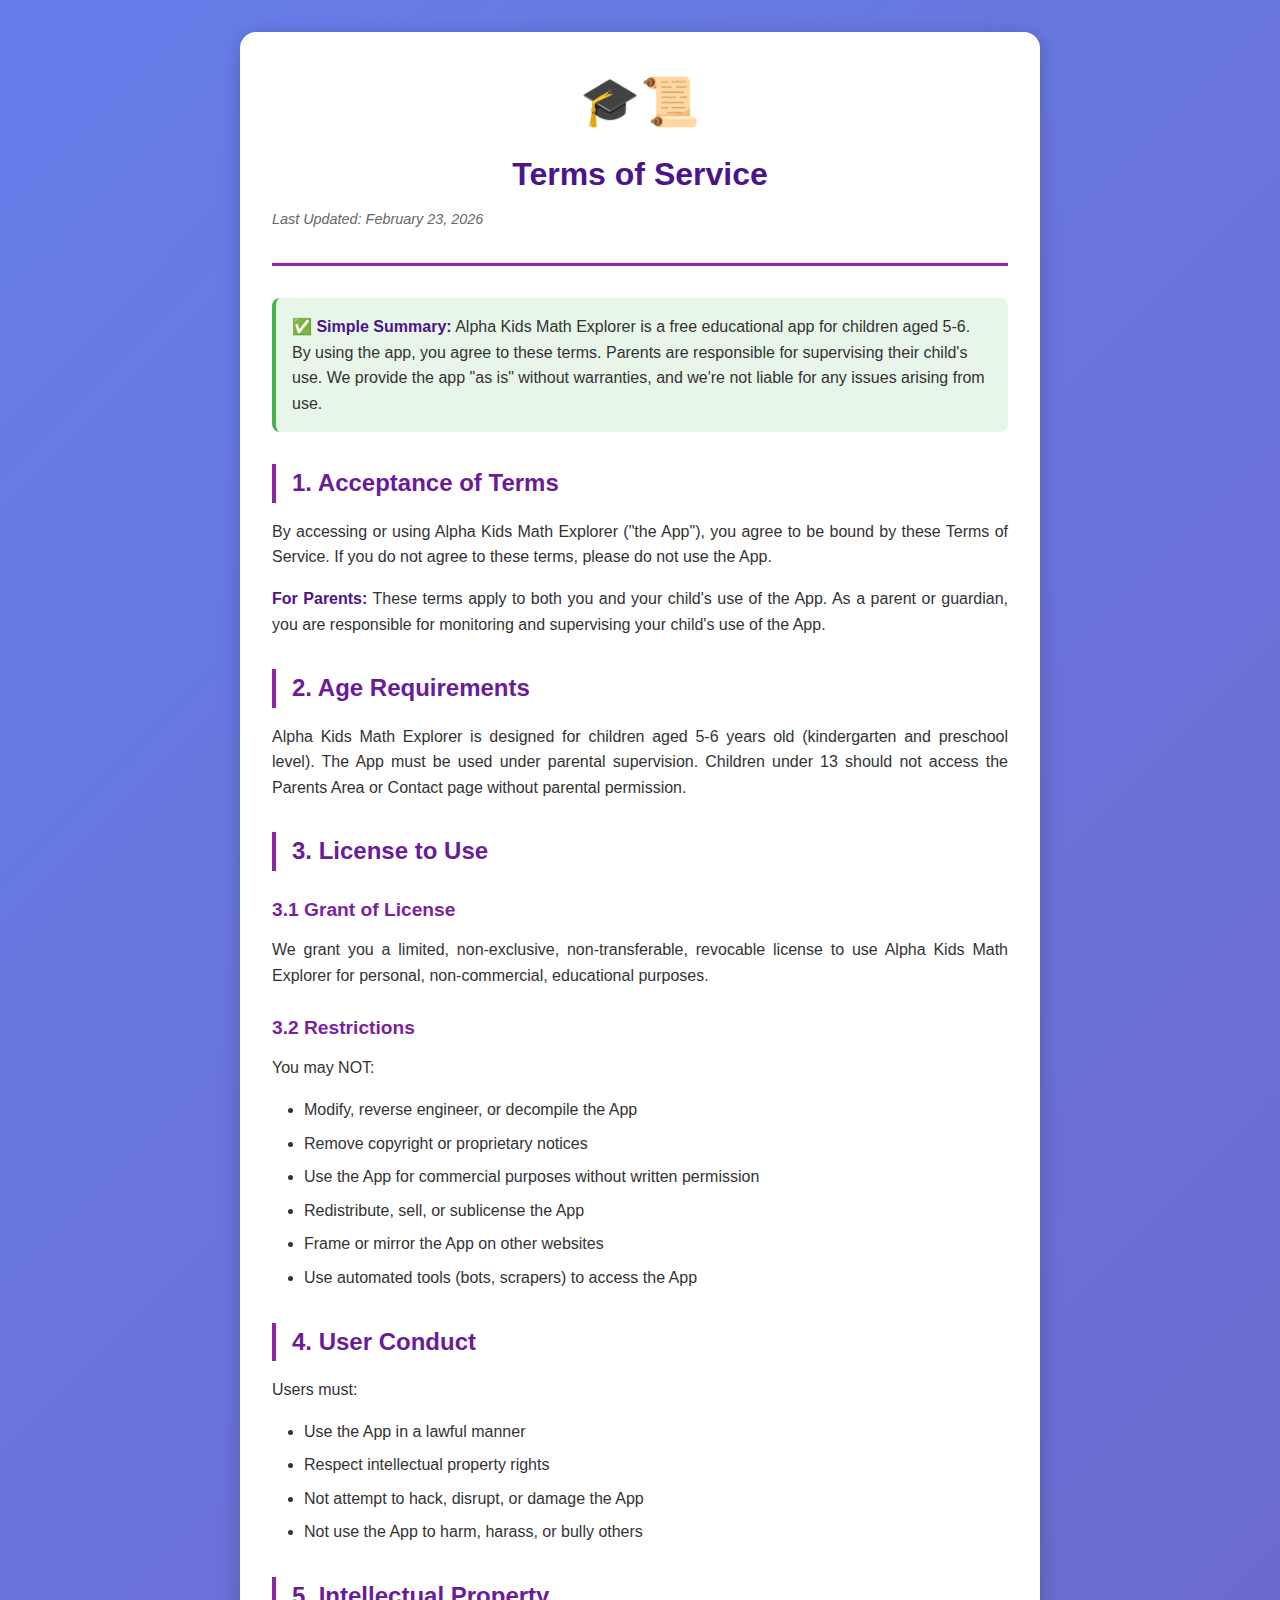
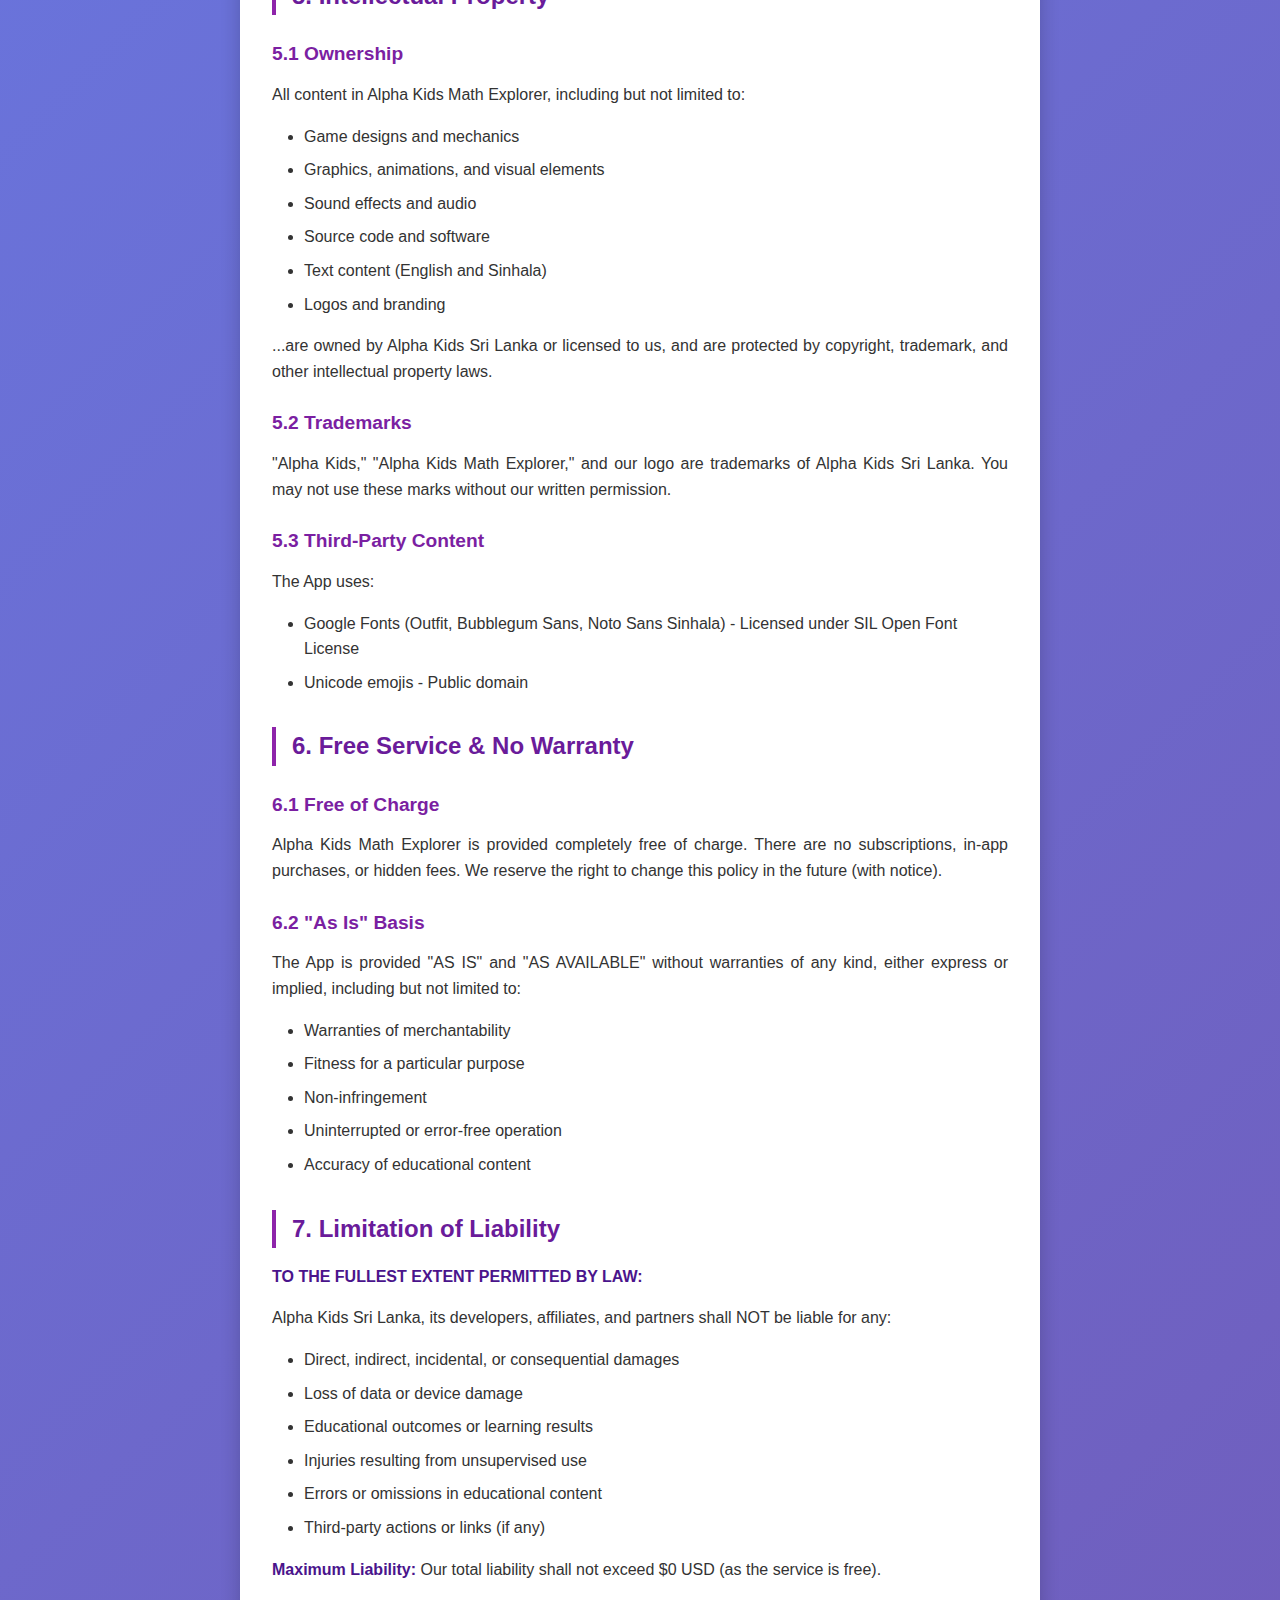
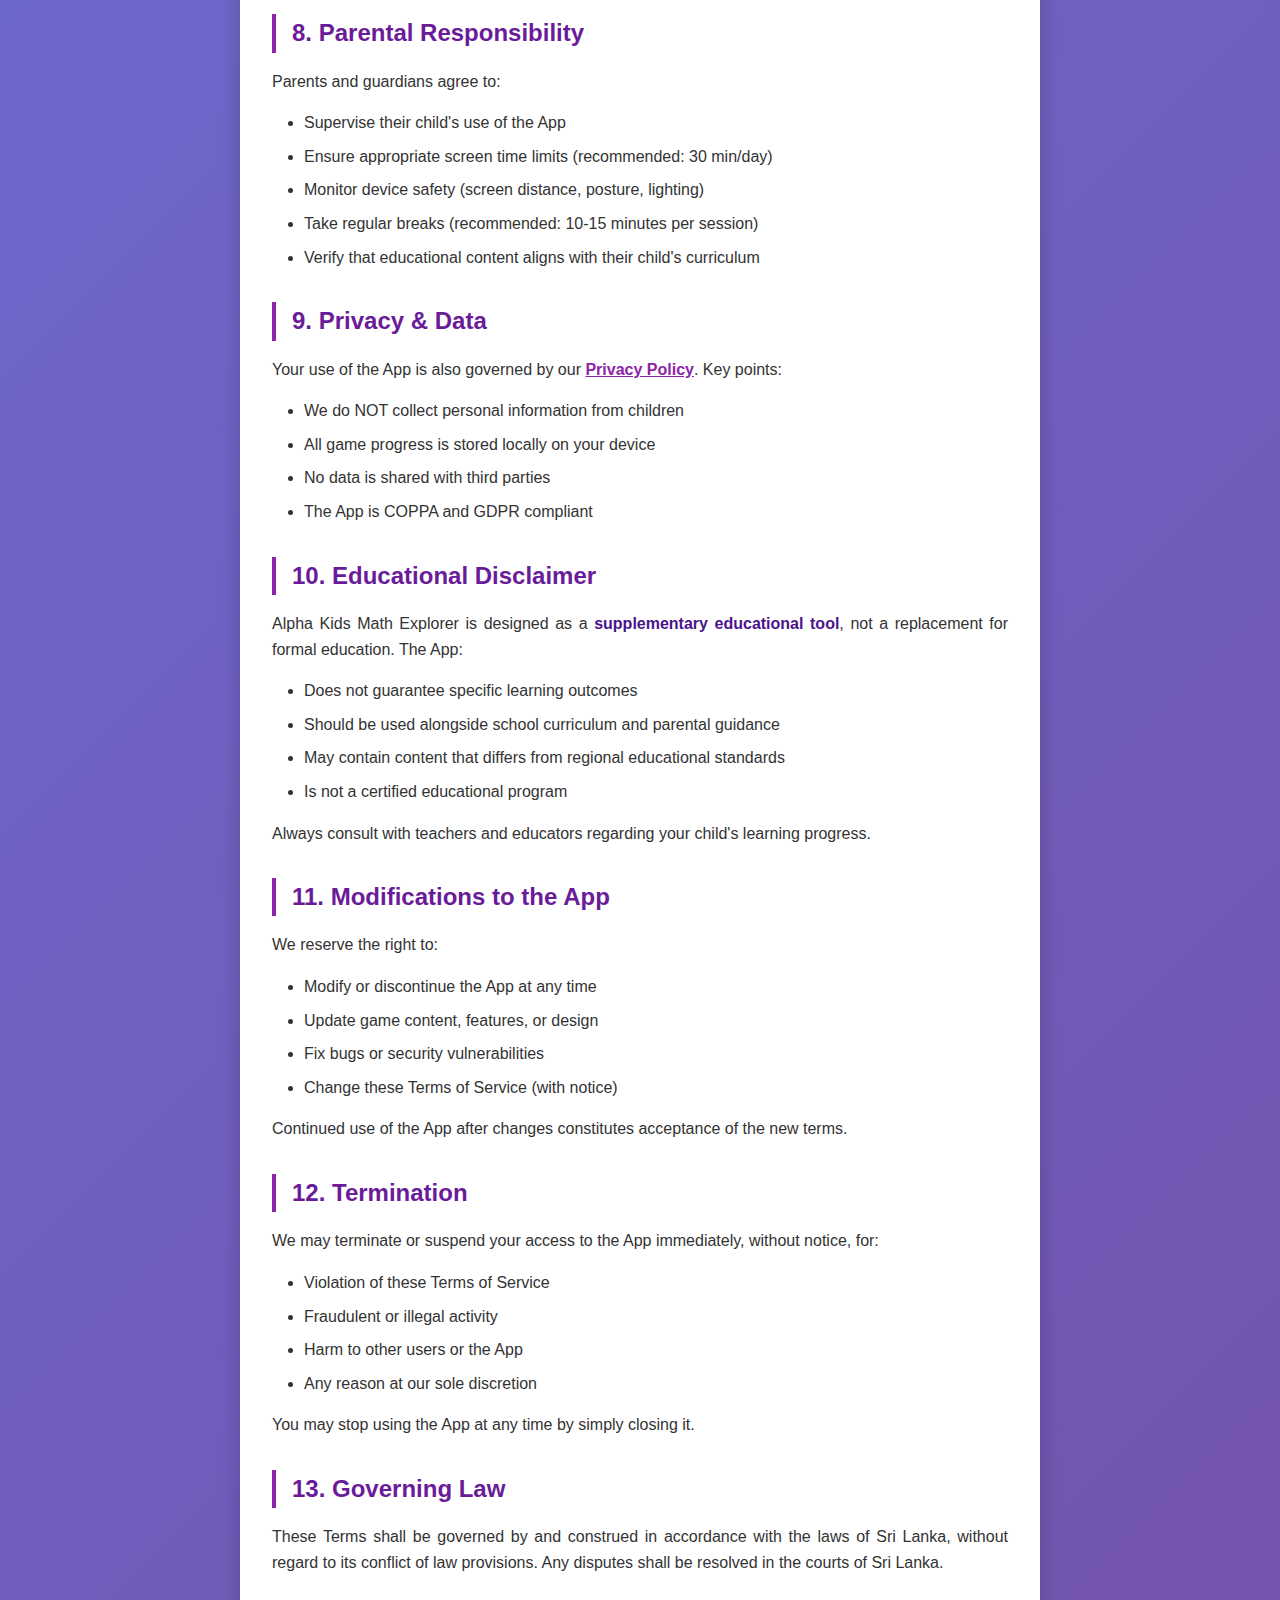
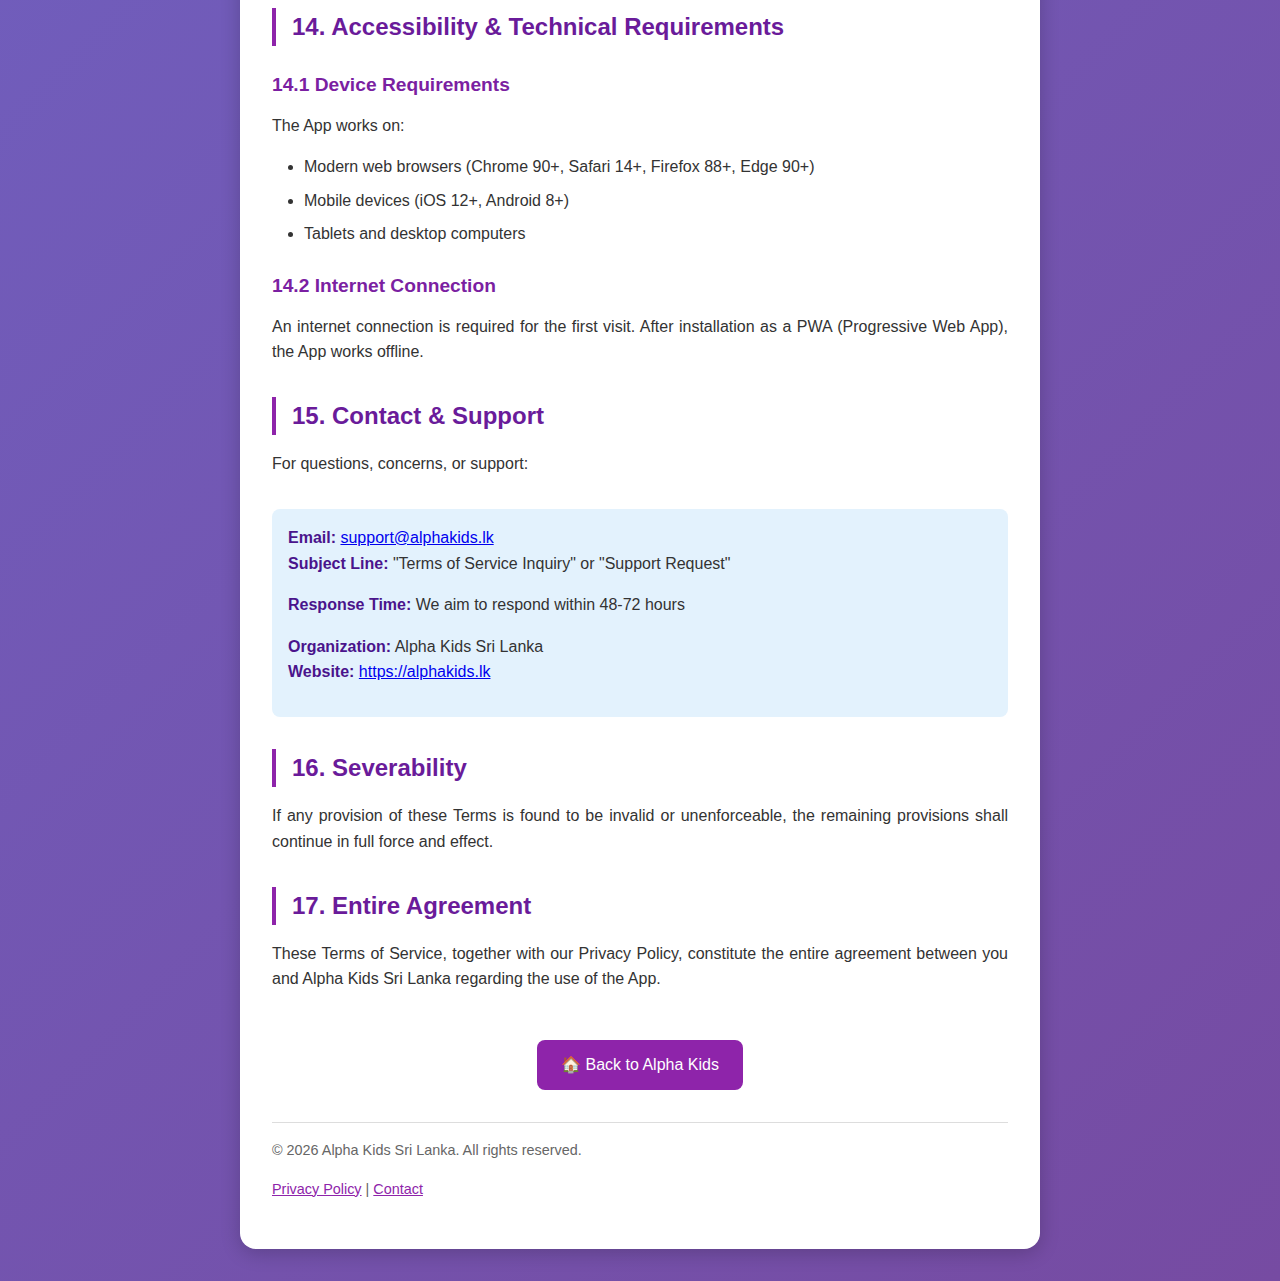
<file: terms.html>
<!DOCTYPE html>
<html lang="en">

<head>
    <meta charset="UTF-8">
    <meta name="viewport" content="width=device-width, initial-scale=1.0, maximum-scale=5.0, viewport-fit=cover">
    <title>Terms of Service | Alpha Kids Math Explorer</title>
    <meta name="description"
        content="Alpha Kids Math Explorer Terms of Service - Free educational app for children aged 5-6. Read our terms of use and user guidelines.">
    <meta name="robots" content="index, follow">

    <!-- Favicon -->
    <link rel="icon"
        href="data:image/svg+xml,<svg xmlns='http://www.w3.org/2000/svg' viewBox='0 0 100 100'><text y='.9em' font-size='90'>🎓</text></svg>">
    <link rel="apple-touch-icon" href="assets/logo.png">

    <!-- PWA Manifest -->
    <link rel="manifest" href="manifest.json">
    <meta name="theme-color" content="#8e24aa">

    <style>
        * {
            margin: 0;
            padding: 0;
            box-sizing: border-box;
        }

        body {
            font-family: -apple-system, BlinkMacSystemFont, 'Segoe UI', Roboto, 'Helvetica Neue', Arial, sans-serif;
            line-height: 1.6;
            color: #333;
            background: linear-gradient(135deg, #667eea 0%, #764ba2 100%);
            padding: 2rem 1rem;
            min-height: 100vh;
        }

        .container {
            max-width: 800px;
            margin: 0 auto;
            background: white;
            padding: 2rem;
            border-radius: 1rem;
            box-shadow: 0 4px 20px rgba(0, 0, 0, 0.2);
        }

        .header {
            text-align: center;
            margin-bottom: 2rem;
            padding-bottom: 1rem;
            border-bottom: 3px solid #8e24aa;
        }

        .logo {
            font-size: 3rem;
            margin-bottom: 0.5rem;
        }

        h1 {
            color: #4a148c;
            font-size: 2rem;
            margin-bottom: 0.5rem;
        }

        .last-updated {
            color: #666;
            font-size: 0.9rem;
            font-style: italic;
        }

        h2 {
            color: #6a1b9a;
            margin-top: 2rem;
            margin-bottom: 1rem;
            font-size: 1.5rem;
            border-left: 4px solid #8e24aa;
            padding-left: 1rem;
        }

        h3 {
            color: #7b1fa2;
            margin-top: 1.5rem;
            margin-bottom: 0.75rem;
            font-size: 1.2rem;
        }

        p {
            margin-bottom: 1rem;
            text-align: justify;
        }

        ul,
        ol {
            margin-left: 2rem;
            margin-bottom: 1rem;
        }

        li {
            margin-bottom: 0.5rem;
        }

        .highlight-box {
            background: #e8f5e9;
            border-left: 4px solid #4caf50;
            padding: 1rem;
            margin: 1.5rem 0;
            border-radius: 0.5rem;
        }

        .back-link {
            display: inline-block;
            margin-top: 2rem;
            padding: 0.75rem 1.5rem;
            background: #8e24aa;
            color: white;
            text-decoration: none;
            border-radius: 0.5rem;
            transition: background 0.3s;
        }

        .back-link:hover {
            background: #6a1b9a;
        }

        .contact-info {
            background: #e3f2fd;
            padding: 1rem;
            border-radius: 0.5rem;
            margin-top: 2rem;
        }

        strong {
            color: #4a148c;
        }

        @media (max-width: 600px) {
            .container {
                padding: 1.5rem;
            }

            h1 {
                font-size: 1.5rem;
            }

            h2 {
                font-size: 1.3rem;
            }
        }
    </style>
</head>

<body>
    <div class="container">
        <div class="header">
            <div class="logo">🎓📜</div>
            <h1>Terms of Service</h1>
            <p class="last-updated">Last Updated: February 23, 2026</p>
        </div>

        <div class="highlight-box">
            <strong>✅ Simple Summary:</strong> Alpha Kids Math Explorer is a free educational app for children aged 5-6.
            By using the app, you agree to these terms. Parents are responsible for supervising their child's use. We
            provide the app "as is" without warranties, and we're not liable for any issues arising from use.
        </div>

        <h2>1. Acceptance of Terms</h2>
        <p>By accessing or using Alpha Kids Math Explorer ("the App"), you agree to be bound by these Terms of Service.
            If you do not agree to these terms, please do not use the App.</p>
        <p><strong>For Parents:</strong> These terms apply to both you and your child's use of the App. As a parent or
            guardian, you are responsible for monitoring and supervising your child's use of the App.</p>

        <h2>2. Age Requirements</h2>
        <p>Alpha Kids Math Explorer is designed for children aged 5-6 years old (kindergarten and preschool level). The
            App must be used under parental supervision. Children under 13 should not access the Parents Area or Contact
            page without parental permission.</p>

        <h2>3. License to Use</h2>
        <h3>3.1 Grant of License</h3>
        <p>We grant you a limited, non-exclusive, non-transferable, revocable license to use Alpha Kids Math Explorer
            for personal, non-commercial, educational purposes.</p>

        <h3>3.2 Restrictions</h3>
        <p>You may NOT:</p>
        <ul>
            <li>Modify, reverse engineer, or decompile the App</li>
            <li>Remove copyright or proprietary notices</li>
            <li>Use the App for commercial purposes without written permission</li>
            <li>Redistribute, sell, or sublicense the App</li>
            <li>Frame or mirror the App on other websites</li>
            <li>Use automated tools (bots, scrapers) to access the App</li>
        </ul>

        <h2>4. User Conduct</h2>
        <p>Users must:</p>
        <ul>
            <li>Use the App in a lawful manner</li>
            <li>Respect intellectual property rights</li>
            <li>Not attempt to hack, disrupt, or damage the App</li>
            <li>Not use the App to harm, harass, or bully others</li>
        </ul>

        <h2>5. Intellectual Property</h2>
        <h3>5.1 Ownership</h3>
        <p>All content in Alpha Kids Math Explorer, including but not limited to:</p>
        <ul>
            <li>Game designs and mechanics</li>
            <li>Graphics, animations, and visual elements</li>
            <li>Sound effects and audio</li>
            <li>Source code and software</li>
            <li>Text content (English and Sinhala)</li>
            <li>Logos and branding</li>
        </ul>
        <p>...are owned by Alpha Kids Sri Lanka or licensed to us, and are protected by copyright, trademark, and other
            intellectual property laws.</p>

        <h3>5.2 Trademarks</h3>
        <p>"Alpha Kids," "Alpha Kids Math Explorer," and our logo are trademarks of Alpha Kids Sri Lanka. You may not
            use these marks without our written permission.</p>

        <h3>5.3 Third-Party Content</h3>
        <p>The App uses:</p>
        <ul>
            <li>Google Fonts (Outfit, Bubblegum Sans, Noto Sans Sinhala) - Licensed under SIL Open Font License</li>
            <li>Unicode emojis - Public domain</li>
        </ul>

        <h2>6. Free Service & No Warranty</h2>
        <h3>6.1 Free of Charge</h3>
        <p>Alpha Kids Math Explorer is provided completely free of charge. There are no subscriptions, in-app purchases,
            or hidden fees. We reserve the right to change this policy in the future (with notice).</p>

        <h3>6.2 "As Is" Basis</h3>
        <p>The App is provided "AS IS" and "AS AVAILABLE" without warranties of any kind, either express or implied,
            including but not limited to:</p>
        <ul>
            <li>Warranties of merchantability</li>
            <li>Fitness for a particular purpose</li>
            <li>Non-infringement</li>
            <li>Uninterrupted or error-free operation</li>
            <li>Accuracy of educational content</li>
        </ul>

        <h2>7. Limitation of Liability</h2>
        <p><strong>TO THE FULLEST EXTENT PERMITTED BY LAW:</strong></p>
        <p>Alpha Kids Sri Lanka, its developers, affiliates, and partners shall NOT be liable for any:</p>
        <ul>
            <li>Direct, indirect, incidental, or consequential damages</li>
            <li>Loss of data or device damage</li>
            <li>Educational outcomes or learning results</li>
            <li>Injuries resulting from unsupervised use</li>
            <li>Errors or omissions in educational content</li>
            <li>Third-party actions or links (if any)</li>
        </ul>
        <p><strong>Maximum Liability:</strong> Our total liability shall not exceed $0 USD (as the service is free).</p>

        <h2>8. Parental Responsibility</h2>
        <p>Parents and guardians agree to:</p>
        <ul>
            <li>Supervise their child's use of the App</li>
            <li>Ensure appropriate screen time limits (recommended: 30 min/day)</li>
            <li>Monitor device safety (screen distance, posture, lighting)</li>
            <li>Take regular breaks (recommended: 10-15 minutes per session)</li>
            <li>Verify that educational content aligns with their child's curriculum</li>
        </ul>

        <h2>9. Privacy & Data</h2>
        <p>Your use of the App is also governed by our <a href="privacy.html"
                style="color: #8e24aa; font-weight: bold;">Privacy Policy</a>. Key points:</p>
        <ul>
            <li>We do NOT collect personal information from children</li>
            <li>All game progress is stored locally on your device</li>
            <li>No data is shared with third parties</li>
            <li>The App is COPPA and GDPR compliant</li>
        </ul>

        <h2>10. Educational Disclaimer</h2>
        <p>Alpha Kids Math Explorer is designed as a <strong>supplementary educational tool</strong>, not a replacement
            for formal education. The App:</p>
        <ul>
            <li>Does not guarantee specific learning outcomes</li>
            <li>Should be used alongside school curriculum and parental guidance</li>
            <li>May contain content that differs from regional educational standards</li>
            <li>Is not a certified educational program</li>
        </ul>
        <p>Always consult with teachers and educators regarding your child's learning progress.</p>

        <h2>11. Modifications to the App</h2>
        <p>We reserve the right to:</p>
        <ul>
            <li>Modify or discontinue the App at any time</li>
            <li>Update game content, features, or design</li>
            <li>Fix bugs or security vulnerabilities</li>
            <li>Change these Terms of Service (with notice)</li>
        </ul>
        <p>Continued use of the App after changes constitutes acceptance of the new terms.</p>

        <h2>12. Termination</h2>
        <p>We may terminate or suspend your access to the App immediately, without notice, for:</p>
        <ul>
            <li>Violation of these Terms of Service</li>
            <li>Fraudulent or illegal activity</li>
            <li>Harm to other users or the App</li>
            <li>Any reason at our sole discretion</li>
        </ul>
        <p>You may stop using the App at any time by simply closing it.</p>

        <h2>13. Governing Law</h2>
        <p>These Terms shall be governed by and construed in accordance with the laws of Sri Lanka, without regard to
            its conflict of law provisions. Any disputes shall be resolved in the courts of Sri Lanka.</p>

        <h2>14. Accessibility & Technical Requirements</h2>
        <h3>14.1 Device Requirements</h3>
        <p>The App works on:</p>
        <ul>
            <li>Modern web browsers (Chrome 90+, Safari 14+, Firefox 88+, Edge 90+)</li>
            <li>Mobile devices (iOS 12+, Android 8+)</li>
            <li>Tablets and desktop computers</li>
        </ul>

        <h3>14.2 Internet Connection</h3>
        <p>An internet connection is required for the first visit. After installation as a PWA (Progressive Web App),
            the App works offline.</p>

        <h2>15. Contact & Support</h2>
        <p>For questions, concerns, or support:</p>
        <div class="contact-info">
            <p><strong>Email:</strong> <a href="mailto:support@alphakids.lk">support@alphakids.lk</a><br>
                <strong>Subject Line:</strong> "Terms of Service Inquiry" or "Support Request"
            </p>
            <p><strong>Response Time:</strong> We aim to respond within 48-72 hours</p>
            <p><strong>Organization:</strong> Alpha Kids Sri Lanka<br>
                <strong>Website:</strong> <a href="https://alphakids.lk">https://alphakids.lk</a>
            </p>
        </div>

        <h2>16. Severability</h2>
        <p>If any provision of these Terms is found to be invalid or unenforceable, the remaining provisions shall
            continue in full force and effect.</p>

        <h2>17. Entire Agreement</h2>
        <p>These Terms of Service, together with our Privacy Policy, constitute the entire agreement between you and
            Alpha Kids Sri Lanka regarding the use of the App.</p>

        <div style="text-align: center;">
            <a href="index.html" class="back-link">🏠 Back to Alpha Kids</a>
        </div>

        <div
            style="margin-top: 2rem; padding-top: 1rem; border-top: 1px solid #ddd; text-align: center; color: #666; font-size: 0.9rem;">
            <p>&copy; 2026 Alpha Kids Sri Lanka. All rights reserved.</p>
            <p><a href="privacy.html" style="color: #8e24aa;">Privacy Policy</a> | <a href="contact.html"
                    style="color: #8e24aa;">Contact</a></p>
        </div>
    </div>

    <!-- Service Worker Registration for PWA -->
    <script>
        if ('serviceWorker' in navigator) {
            window.addEventListener('load', () => {
                navigator.serviceWorker.register('./sw.js').catch(() => { });
            });
        }
    </script>
</body>

</html>
</file>
<file: assets/css/responsive.css>
/*
 * Alpha Kids Math Explorer — Shared Responsive & Orientation CSS
 * Loaded on every page to provide consistent layout across devices.
 *
 * Breakpoints:
 *   xs  : ≤ 360px  (small Android, iPhone SE 1st gen)
 *   sm  : 361–480px (standard mobile portrait)
 *   md  : 481–768px (large phone / small tablet)
 *   lg  : 769–1024px (tablet)
 *   xl  : 1025px+  (desktop)
 *
 * Orientations:
 *   portrait  / landscape handled with @media (orientation: ...)
 *   Safe-area : env(safe-area-inset-*) for notched phones (iPhone X+)
 */

/* ============================================================
   GLOBAL RESETS & OVERFLOW GUARD
   ============================================================ */
html {
    box-sizing: border-box;
    /* Prevent horizontal scroll without constraining width */
    overflow-x: clip;
    /* 'clip' prevents scroll but does NOT shrink layout width */
    scroll-behavior: smooth;
    /* Full width always — critical for pages with flex/column body */
    width: 100%;
    min-width: 0;
}

body {
    /* Full viewport width — prevents flex-column body from shrinking to content */
    width: 100%;
    min-width: 0;
    overflow-x: clip;
    /* same as html — no horizontal scroll without width loss */
    /* Safe-area padding for notched phones */
    padding-left: env(safe-area-inset-left, 0px);
    padding-right: env(safe-area-inset-right, 0px);
    /* Note: top/bottom safe area handled per-element to avoid conflicts */
    -webkit-text-size-adjust: 100%;
    text-size-adjust: 100%;
    /* Prevent iOS font-size inflation */
    box-sizing: border-box;
}

/* Universal touch target enforcement */
button,
[role="button"],
a,
input,
select,
textarea {
    min-height: 44px;
    /* WCAG 2.5.5 */
    touch-action: manipulation;
    /* Prevent double-tap zoom on buttons */
}

/* Make images responsive by default */
img {
    max-width: 100%;
    height: auto;
}

/* ============================================================
   GAME NAV BAR — safe-area insets for notched phones
   Applied to the fixed top nav on game pages
   ============================================================ */
.game-nav-bar {
    padding-top: max(0.4rem, env(safe-area-inset-top, 0px));
    padding-left: max(0.75rem, env(safe-area-inset-left, 0px));
    padding-right: max(0.75rem, env(safe-area-inset-right, 0px));
}

/* Fixed footer — safe-area bottom for iPhone X+ home indicator */
.page-footer,
footer[style*="position:fixed"],
footer[style*="position: fixed"] {
    padding-bottom: max(0.4rem, env(safe-area-inset-bottom, 0px)) !important;
}

/* ============================================================
   LANGUAGE SELECTION PAGES (launch-*.html)
   ============================================================ */
/* Scrollable body for tiny landscape phones */
body.lang-page {
    min-height: 100dvh;
    overflow-y: auto;
    padding-top: env(safe-area-inset-top, 0px);
    padding-bottom: env(safe-area-inset-bottom, 1rem);
}

/* Prevent card clipping on short screens */
.lang-card-wrapper {
    display: flex;
    flex-direction: column;
    align-items: center;
    justify-content: center;
    min-height: 100dvh;
    padding: 1rem;
}

/* ============================================================
   xs — VERY SMALL PHONES (≤ 360px)
   e.g. iPhone SE 1st Gen, Galaxy A01
   ============================================================ */
@media (max-width: 360px) {

    /* Index page hero title */
    header h1 {
        font-size: 1.7rem !important;
        line-height: 1.15;
    }

    header p.subtitle {
        font-size: 1rem !important;
    }

    /* Age selection cards */
    .age-card {
        padding: 1.4rem 1rem !important;
    }

    .age-card h2 {
        font-size: 1.5rem !important;
    }

    .age-card p {
        font-size: 0.9rem !important;
    }

    .age-card .icon {
        font-size: 2.8rem !important;
    }

    /* FAQ */
    .faq-question {
        font-size: 1rem !important;
    }

    .faq-answer {
        font-size: 0.9rem !important;
    }

    /* Fact grid */
    .fact-grid {
        grid-template-columns: 1fr !important;
    }

    /* Language selection pages */
    .lang-title {
        font-size: 6vmin !important;
    }

    .footer-note {
        font-size: 2vmin !important;
    }

    /* Contact page */
    .container {
        padding: 1.2rem 0.75rem !important;
    }

    h1 {
        font-size: 1.6rem !important;
    }

    /* Game CSS fixes */
    .btn-nav {
        font-size: 0.8rem !important;
        padding: 4px 10px !important;
        min-height: 36px !important;
    }

    .basket {
        font-size: clamp(0.7rem, 2.5vmin, 1rem) !important;
    }

    .gate-msg {
        font-size: clamp(1rem, 4vmin, 1.5rem) !important;
        padding: 0 1rem;
    }

    .gate-btn {
        font-size: clamp(0.9rem, 3vmin, 1.2rem) !important;
        padding: 10px 20px !important;
    }

    .btn-giant {
        font-size: clamp(1.2rem, 4vmin, 2rem) !important;
        padding: clamp(0.8rem, 3vmin, 1.5rem) clamp(1.5rem, 5vmin, 3rem) !important;
    }
}

/* ============================================================
   sm — STANDARD MOBILE PORTRAIT (361–480px)
   ============================================================ */
@media (min-width: 361px) and (max-width: 480px) {

    header h1 {
        font-size: 2rem !important;
    }

    .age-card {
        padding: 1.6rem 1.2rem !important;
    }

    .basket {
        font-size: clamp(0.75rem, 2.5vmin, 1.1rem) !important;
    }
}

/* ============================================================
   LANDSCAPE PHONE — short viewport (max-height 500px)
   Aggressive space-saving for phones rotated sideways
   ============================================================ */
@media (orientation: landscape) and (max-height: 500px) {

    /* Language pages: scroll instead of fixed height */
    .lang-card-wrapper {
        min-height: 0;
        padding: 0.5rem 1rem;
    }

    .lang-card {
        max-width: 90vw !important;
        padding: 2vmin 3vmin !important;
    }

    .main-logo {
        max-width: 12vmin !important;
        margin-bottom: 1vmin !important;
    }

    .lang-title {
        font-size: 5vmin !important;
        margin-bottom: 2vmin !important;
    }

    .lang-btn {
        min-height: clamp(44px, 10vmin, 70px) !important;
        font-size: clamp(1rem, 5vmin, 1.8rem) !important;
        margin: 1vmin 0 !important;
        padding: 1vmin 2vmin !important;
    }

    .footer-note {
        font-size: 1.8vmin !important;
        margin-top: 1vmin !important;
    }

    /* Index page: tighten header */
    header {
        padding: 1rem 1rem 0.5rem !important;
    }

    header h1 {
        font-size: 1.8rem !important;
    }

    .age-grid {
        grid-template-columns: repeat(3, 1fr) !important;
        gap: 1rem !important;
    }

    .age-card {
        padding: 1rem !important;
    }

    .age-card .icon {
        font-size: 2rem !important;
        margin-bottom: 0.5rem !important;
    }

    .age-card h2 {
        font-size: 1.1rem !important;
    }

    .age-card p {
        font-size: 0.85rem !important;
        margin-bottom: 1rem !important;
    }
}

/* ============================================================
   CONTACT PAGE MOBILE IMPROVEMENTS
   ============================================================ */
@media (max-width: 480px) {

    /* Prevent horizontal overflow */
    .contact-item {
        flex-wrap: wrap;
    }

    .contact-item .icon {
        width: 36px !important;
        font-size: 1.6rem !important;
    }

    input,
    textarea,
    select {
        font-size: 16px !important;
        /* Prevents iOS auto-zoom on focus */
    }

    .submit-btn {
        width: 100%;
    }

    .features {
        grid-template-columns: repeat(2, 1fr) !important;
    }

    .back-btn {
        display: block;
        width: 100%;
    }
}

/* ============================================================
   INDEX PAGE — FOOTER NAV WRAPPING
   ============================================================ */
footer nav {
    display: flex;
    flex-wrap: wrap;
    justify-content: center;
    gap: 0.5rem 0;
}

/* ============================================================
   ORIENTATION CHANGE — webkit height bug workaround
   Injected via JS below; this class is applied on orientationchange
   ============================================================ */
.orientation-transitioning * {
    transition: none !important;
    animation-play-state: paused !important;
}

/* ============================================================
   GEO OVERVIEW / FACT GRID on narrow screens
   ============================================================ */
@media (max-width: 600px) {
    .geo-overview {
        padding: 1rem 1.2rem !important;
        margin: 1rem auto !important;
    }

    .geo-overview p {
        font-size: 1rem !important;
    }

    .fact-grid {
        grid-template-columns: 1fr !important;
        gap: 0.75rem !important;
    }

    .fact-item {
        padding: 0.75rem !important;
    }
}

/* ============================================================
   BASKET LABEL — global fix so font never drops below readable
   ============================================================ */
.basket {
    font-size: clamp(0.8rem, 2.5vmin, 1.3rem) !important;
    line-height: 1.35 !important;
}

/* ============================================================
   SAFE AREA & SCROLL — Game app container
   ============================================================ */
#app {
    /* Use dvh units so browser chrome doesn't cause content to hide */
    min-height: calc(100dvh - 44px - 40px);
    padding-top: max(50px, calc(44px + env(safe-area-inset-top, 0px)));
    padding-bottom: max(50px, calc(40px + env(safe-area-inset-bottom, 0px)));
}
</file>
<file: assets/css/style-3yr.css>
:root {
    /* Glossy Game Palette (Lucas & Friends Style) */

    /* Background */
    --color-bg-wood: #5D4037;
    --color-bg-table: radial-gradient(circle at center, #8D6E63 0%, #4E342E 100%);

    /* Panels */
    --color-panel-bg: #FFFFFF;
    --color-panel-border: #00BCD4;
    /* Cyan/Teal border */
    --panel-border-width: 6px;
    --panel-radius: 24px;
    --shadow-panel: 0 10px 20px rgba(0, 0, 0, 0.3);

    /* Glossy Tile Colors */
    --tile-red: linear-gradient(to bottom, #FF8A80, #D32F2F);
    --tile-red-shadow: #B71C1C;

    --tile-green: linear-gradient(to bottom, #B9F6CA, #00C853);
    --tile-green-shadow: #1B5E20;

    --tile-blue: linear-gradient(to bottom, #80D8FF, #0091EA);
    --tile-blue-shadow: #01579B;

    --tile-orange: linear-gradient(to bottom, #FFD180, #FF6D00);
    --tile-orange-shadow: #E65100;

    /* Text */
    --color-text-main: #3E2723;
    /* Dark Brown */
    --font-main: 'Outfit', 'Noto Sans Sinhala', 'Segoe UI', 'San Francisco', -apple-system, BlinkMacSystemFont, 'Roboto', sans-serif;
    --font-sinhala: 'Noto Sans Sinhala', sans-serif;
    --font-hand: 'Bubblegum Sans', cursive;

    /* Missing Var Fallback */
    --color-bg-page: #FFF8E1;
    /* Light cream */
}

* {
    box-sizing: border-box;
    -webkit-tap-highlight-color: transparent;
    user-select: none;
    overflow-wrap: break-word;
    word-wrap: break-word;
}

body {
    margin: 0;
    padding: 0;
    font-family: var(--font-main);
    background: url('../wallpaper_space.png') no-repeat center center fixed;
    background-size: cover;
    color: var(--color-text-main);
    overflow: hidden;
    height: 100vh;
    width: 100vw;
}

/* Base Classes */
.full-screen {
    position: absolute;
    top: 0;
    left: 0;
    width: 100%;
    height: 100%;
}

.flex-center {
    display: flex;
    align-items: center;
    justify-content: center;
}

.column {
    flex-direction: column;
}

/* Confetti */
.confetti {
    position: absolute;
    width: 20px;
    height: 20px;
    background: #f00;
    top: -50px;
    animation: rain 3s linear forwards;
    z-index: 101;
}

.confetti-particle {
    position: absolute;
    width: 15px;
    height: 15px;
    border-radius: 50%;
    z-index: 999;
    pointer-events: none;
}

@keyframes rain {
    to {
        transform: translateY(110vh) rotate(720deg);
    }
}

@keyframes fall {
    to {
        transform: translateY(100vh) rotate(720deg);
        opacity: 0;
    }
}

/* 1. Game Panel (The White Card) */
.game-panel {
    background: var(--color-panel-bg);
    border: var(--panel-border-width) solid var(--color-panel-border);
    border-radius: var(--panel-radius);
    box-shadow: var(--shadow-panel);
    position: relative;
    overflow: hidden;
    display: flex;
    flex-direction: column;
}

/* 2. Glossy Button/Tile */
.btn-tile {
    border: none;
    border-radius: 16px;
    color: white;
    font-weight: 900;
    font-size: 2rem;
    text-shadow: 0 2px 0 rgba(0, 0, 0, 0.2);
    cursor: pointer;
    position: relative;
    transition: transform 0.1s;
    font-family: var(--font-main);

    /* Default Blue */
    background: var(--tile-blue);
    box-shadow: 0 6px 0 var(--tile-blue-shadow), 0 10px 10px rgba(0, 0, 0, 0.2);
}

.btn-tile:active {
    transform: translateY(6px);
    box-shadow: 0 0 0 var(--tile-blue-shadow), inset 0 2px 5px rgba(0, 0, 0, 0.2);
}

/* Variant Colors */
.btn-tile.red {
    background: var(--tile-red);
    box-shadow: 0 6px 0 var(--tile-red-shadow);
}

.btn-tile.red:active {
    box-shadow: 0 0 0 var(--tile-red-shadow);
}

.btn-tile.green {
    background: var(--tile-green);
    box-shadow: 0 6px 0 var(--tile-green-shadow);
}

.btn-tile.green:active {
    box-shadow: 0 0 0 var(--tile-green-shadow);
}

.btn-tile.orange {
    background: var(--tile-orange);
    box-shadow: 0 6px 0 var(--tile-orange-shadow);
}

.btn-tile.orange:active {
    box-shadow: 0 0 0 var(--tile-orange-shadow);
}

.btn-secondary {
    background: #FF9800;
    border: 3px solid #fff;
    color: white;
    font-size: 1.5rem;
    padding: 10px 30px;
    border-radius: 30px;
    box-shadow: 0 5px 0 #E65100, 0 10px 10px rgba(0, 0, 0, 0.2);
    cursor: pointer;
    font-weight: bold;
    transition: transform 0.1s;
    font-family: var(--font-main);
}

.btn-secondary:active {
    transform: translateY(5px);
    box-shadow: 0 0 0 #E65100;
}

/* 3. Beads (Shiny Spheres) */
.bead {
    border-radius: 50%;
    box-shadow: 2px 4px 5px rgba(0, 0, 0, 0.3);
    position: relative;
}

.bead::after {
    content: '';
    position: absolute;
    top: 15%;
    left: 15%;
    width: 30%;
    height: 30%;
    background: radial-gradient(white, transparent);
    border-radius: 50%;
    opacity: 0.8;
}

.bead.green {
    background: radial-gradient(circle at 30% 30%, #66BB6A, #1B5E20);
}

.bead.red {
    background: radial-gradient(circle at 30% 30%, #EF5350, #B71C1C);
}

.bead.yellow {
    background: radial-gradient(circle at 30% 30%, #FFEE58, #F57F17);
}

/* Common UI */
/* Mapping btn-core to match btn-tile style manually since CSS doesn't support @extend */
.btn-core {
    border: none;
    border-radius: 16px;
    color: white;
    font-weight: 900;
    display: inline-flex;
    align-items: center;
    justify-content: center;
    font-size: 1.5rem;
    /* Explicit size */

    /* Default Blue */
    background: var(--tile-blue);
    box-shadow: 0 6px 0 var(--tile-blue-shadow), 0 10px 10px rgba(0, 0, 0, 0.2);

    cursor: pointer;
    position: relative;
    transition: transform 0.1s;
    font-family: var(--font-main);
}

.btn-core:active {
    transform: translateY(6px);
    box-shadow: 0 0 0 var(--tile-blue-shadow), inset 0 2px 5px rgba(0, 0, 0, 0.2);
}

/* --- NEW V2 STYLES (COMMERCIAL GRADE) --- */

/* Top Navigation Bar */
.top-bar {
    position: absolute;
    top: clamp(65px, 8vh, 90px);
    /* Increased from 55px to 65px to prevent overlap with game-nav-bar */
    left: 0;
    width: 100%;
    padding: clamp(8px, 1.5vmin, 15px) clamp(12px, 2.5vmin, 25px);
    display: flex;
    justify-content: space-between;
    align-items: center;
    z-index: 100;
    /* Below game-nav-bar (9999) but above game content */
}

.btn-nav {
    background: rgba(255, 255, 255, 0.9);
    border: clamp(2px, 0.4vmin, 3px) solid #eee;
    border-radius: 50px;
    /* Responsive Toddler Sizing */
    padding: clamp(8px, 1.5vmin, 14px) clamp(12px, 2.5vmin, 25px);
    font-size: clamp(1rem, 3.5vmin, 1.8rem);
    font-weight: bold;
    color: #5D4037;
    box-shadow: 0 4px 10px rgba(0, 0, 0, 0.1);
    cursor: pointer;
    transition: transform 0.1s;
    display: flex;
    align-items: center;
    gap: clamp(6px, 1vmin, 10px);
    font-family: var(--font-hand);
    min-height: clamp(44px, 8vmin, 70px);
    touch-action: manipulation;
    white-space: nowrap;
}

.btn-nav:active {
    transform: scale(0.95);
}

.icon-lock {
    font-size: 1.2rem;
    opacity: 0.6;
}

/* Main Title Area */
#app {
    padding-top: 50px;
    /* Increased from 44px to 50px for better spacing below game-nav-bar */
    padding-bottom: 50px;
    /* Increased from 40px to 50px for better spacing above fixed footer */
}

.title-container {
    display: flex;
    flex-direction: column;
    align-items: center;
    justify-content: center;
    width: 100%;
    z-index: 10;
    margin-top: clamp(20px, 5vh, 60px);
    margin-bottom: clamp(60px, 12vh, 120px);
}

.game-title {
    font-size: clamp(1.8rem, 10vmin, 5rem);
    color: #fff;
    text-shadow: 0 5px 0 #3E2723, 0 10px 20px rgba(0, 0, 0, 0.4);
    line-height: 1.1;
    text-align: center;
    margin-bottom: 30px;
    transform: rotate(-3deg);
    font-family: var(--font-hand);
}

.daily-adventure-card {
    background: #fff;
    border-radius: 30px;
    padding: 20px 40px;
    box-shadow: 0 20px 50px rgba(0, 0, 0, 0.3);
    text-align: center;
    cursor: pointer;
    animation: gentle-float 4s infinite ease-in-out;
    border: 6px solid #FFCA28;
}

.daily-adventure-card:active {
    transform: scale(0.95);
}

.rocket-icon {
    font-size: 6rem;
    display: block;
    margin-bottom: 10px;
}

.cta-text {
    font-size: 2rem;
    font-weight: 900;
    color: #E65100;
    text-transform: uppercase;
    letter-spacing: 2px;
    font-family: var(--font-main);
}

@keyframes gentle-float {

    0%,
    100% {
        transform: translateY(0);
    }

    50% {
        transform: translateY(-15px);
    }
}

/* Bottom Carousel Strip */
.carousel-strip {
    position: absolute;
    bottom: clamp(45px, 6vh, 60px);
    /* Increased from 15px to 45px to prevent overlap with fixed footer */
    left: 0;
    width: 100%;
    height: clamp(70px, 15vmin, 110px);
    background: rgba(255, 255, 255, 0.95);
    border-top: 4px solid #4DB6AC;
    display: flex;
    align-items: center;
    padding: 0 clamp(5px, 1vmin, 10px);
    box-shadow: 0 -1.5vmin 4.5vmin rgba(0, 0, 0, 0.1);
    z-index: 90;
    /* Below top-bar (100) and game-nav-bar (9999), above game content */
}

.carousel-track {
    flex: 1;
    display: flex;
    overflow-x: auto;
    gap: 20px;
    padding: 20px;
    scroll-behavior: smooth;
    -ms-overflow-style: none;
    /* Hide scrollbar IE */
    scrollbar-width: none;
    /* Hide scrollbar Firefox */
}

.carousel-track::-webkit-scrollbar {
    display: none;
}

.game-tile {
    min-width: 140px;
    height: 140px;
    background: #fff;
    border-radius: 25px;
    box-shadow: 0 8px 0 rgba(0, 0, 0, 0.1), 0 10px 10px rgba(0, 0, 0, 0.1);
    display: flex;
    flex-direction: column;
    align-items: center;
    justify-content: center;
    padding: 10px;
    cursor: pointer;
    border: 3px solid #eee;
    transition: transform 0.1s;
}

.game-tile:active {
    transform: translateY(5px);
    box-shadow: 0 3px 0 rgba(0, 0, 0, 0.1);
}

.game-tile.selected {
    border-color: #FF9800;
    transform: scale(1.05);
}

.tile-icon {
    font-size: 3.5rem;
    margin-bottom: 5px;
}

.tile-label {
    font-size: 1rem;
    font-weight: bold;
    color: #5D4037;
    text-align: center;
    line-height: 1.1;
    font-family: var(--font-hand);
}

/* Color Variants for Tiles */
.tile-blue {
    background: linear-gradient(135deg, #E3F2FD, #BBDEFB);
    border-color: #2196F3;
}

.tile-green {
    background: linear-gradient(135deg, #E8F5E9, #C8E6C9);
    border-color: #4CAF50;
}

.tile-orange {
    background: linear-gradient(135deg, #FFF3E0, #FFE0B2);
    border-color: #FF9800;
}

.tile-purple {
    background: linear-gradient(135deg, #F3E5F5, #E1BEE7);
    border-color: #9C27B0;
}

.tile-red {
    background: linear-gradient(135deg, #FFEBEE, #FFCDD2);
    border-color: #F44336;
}

.carousel-arrow {
    border-radius: 50%;
    border: 3px solid #fff;
    color: white;
    font-size: 2rem;
    display: flex;
    align-items: center;
    justify-content: center;
    cursor: pointer;
    box-shadow: 0 4px 0 #AF6C00;
    z-index: 95;
    flex-shrink: 0;
    transition: transform 0.1s;
    /* Toddler Target Size */
    width: 80px;
    height: 80px;
}

.carousel-arrow:hover {
    transform: scale(1.1);
}

.carousel-arrow:active {
    transform: translateY(2px);
    box-shadow: 0 2px 0 #AF6C00;
}

/* Parents Gate Overlay */
.parents-gate {
    background: rgba(0, 0, 0, 0.9);
    position: fixed;
    top: 0;
    bottom: 0;
    left: 0;
    right: 0;
    z-index: 1000;
    display: flex;
    flex-direction: column;
    align-items: center;
    justify-content: center;
    color: white;
}

.gate-msg {
    font-size: clamp(1rem, 4vmin, 2rem);
    margin-bottom: 30px;
    text-align: center;
    font-family: var(--font-main);
    padding: 0 1rem;
}

.gate-actions {
    display: flex;
    gap: 20px;
}

.gate-btn {
    padding: clamp(8px, 2vmin, 15px) clamp(16px, 4vmin, 40px);
    border-radius: 15px;
    font-size: clamp(0.9rem, 3.5vmin, 1.5rem);
    border: none;
    cursor: pointer;
    font-family: var(--font-main);
}

.btn-cancel {
    background: #555;
    color: #fff;
}

.btn-confirm {
    background: #4CAF50;
    color: #fff;
}

/* Hold Gate Specifics */
.gate-actions.column {
    flex-direction: column;
    align-items: center;
}

.btn-giant {
    font-size: clamp(1.2rem, 4vmin, 2.5rem);
    padding: clamp(0.8rem, 3vmin, 1.8rem) clamp(1.5rem, 5vmin, 3.5rem);
    border-radius: 25px;
    background: #2196F3;
    color: white;
    border: 6px solid #fff;
    box-shadow: 0 10px 0 #0D47A1;
    cursor: pointer;
    transition: all 0.1s;
    user-select: none;
    -webkit-user-select: none;
    font-family: var(--font-main);
    min-height: clamp(60px, 15vmin, 100px);
    touch-action: manipulation;
}

.btn-giant:active,
.btn-giant.holding {
    transform: scale(0.95);
    background: #1976D2;
    box-shadow: 0 4px 0 #0D47A1;
}

.progress-bar-container {
    width: 300px;
    height: 20px;
    background: #333;
    border-radius: 10px;
    margin-top: 20px;
    overflow: hidden;
    border: 2px solid #555;
}

.progress-bar-fill {
    width: 0%;
    height: 100%;
    background: #4CAF50;
    transition: width 3s linear;
}

/* Sticker Preview */
.stickers-preview {
    position: absolute;
    bottom: 20px;
    width: 100%;
    text-align: center;
    font-size: 3rem;
}

.floating-sticker {
    display: inline-block;
    animation: float 3s infinite ease-in-out;

    margin: 0 10px;
}

/* Sticker Book */
.sticker-book {
    background: url('data:image/svg+xml;utf8,<svg width="100" height="100" viewBox="0 0 100 100" xmlns="http://www.w3.org/2000/svg"><circle cx="50" cy="50" r="2" fill="%23FFE0B2" opacity="0.5"/></svg>'), #FFF8E1;
    overflow: hidden;
    /* Fix: Prevent whole page scroll */
}

.sticker-header {
    width: 100%;
    padding: 20px;
    display: flex;
    justify-content: space-between;
    align-items: center;
    background: #FFECB3;
    border-bottom: 4px solid #FFCA28;
    box-shadow: 0 5px 10px rgba(0, 0, 0, 0.1);
}

.sticker-grid-container {
    flex: 1;
    width: 100%;
    overflow-y: auto;
    padding: 2vmin;
    display: flex;
    justify-content: center;
}

.sticker-grid {
    width: 100%;
    max-width: 900px;
    padding: clamp(20px, 4vmin, 40px);
    display: grid;
    grid-template-columns: repeat(auto-fill, minmax(clamp(80px, 15vmin, 120px), 1fr));
    gap: clamp(15px, 3vmin, 30px);
    align-content: flex-start;
    padding-bottom: clamp(60px, 10vmin, 100px);
    /* Space for scroll */
}

.sticker-item {
    width: 120px;
    height: 120px;
    background: white;
    border-radius: 50%;
    display: flex;
    align-items: center;
    justify-content: center;
    font-size: 5rem;
    box-shadow: 0 5px 15px rgba(0, 0, 0, 0.2);
    transform: rotate(calc(var(--r, 0deg)));
    transition: transform 0.2s;
}

.sticker-item:hover {
    transform: scale(1.2) rotate(10deg);
}

.sticker-item:nth-child(2n) {
    --r: 5deg;
}

.sticker-item:nth-child(3n) {
    --r: -5deg;
}

.empty-msg {
    font-size: 2rem;
    color: #8D6E63;
    opacity: 0.6;
    margin-top: 50px;
}

@keyframes float {

    0%,
    100% {
        transform: translateY(0);
    }

    50% {
        transform: translateY(-10px);
    }
}

/* Game Interface */
.game-viewport {
    width: clamp(300px, 95vw, 1200px);
    height: clamp(380px, 85vh, 900px);
    /* Responsive height — prevents carousel/header overlap */
    background: rgba(255, 255, 255, 0.95);
    border-radius: 24px;
    box-shadow: 0 15px 40px rgba(0, 0, 0, 0.3);
    display: flex;
    flex-direction: column;
    align-items: center;
    justify-content: center;
    position: relative;
    padding: clamp(60px, 12vmin, 90px) clamp(10px, 2vmin, 20px) clamp(10px, 2vmin, 20px);
    /* Top padding clears the game-header absolutely positioned above */
    margin: clamp(5px, 1vmin, 10px) auto;
    border: 4px solid #FFF;
    overflow-y: auto;
}

.game-header {
    position: absolute;
    top: clamp(10px, 3vmin, 30px);
    left: clamp(8px, 1.5vmin, 15px);
    right: clamp(8px, 1.5vmin, 15px);
    display: flex;
    justify-content: space-between;
    align-items: center;
    z-index: 100;
    pointer-events: none;
    gap: clamp(4px, 1vmin, 8px);
    /* Let clicks pass through spacer */
}

.game-header button {
    pointer-events: auto;
    /* Re-enable clicks on buttons */
}

.btn-icon {
    background: #fff;
    border: 4px solid #eee;
    /* Thicker border */
    font-size: 2.2rem;
    border-radius: 50%;
    width: 70px;
    /* Slightly smaller to save space */
    height: 70px;
    cursor: pointer;
    transition: transform 0.1s cubic-bezier(0.175, 0.885, 0.32, 1.275);
    display: flex;
    /* Center icon */
    align-items: center;
    justify-content: center;
    box-shadow: 0 5px 10px rgba(0, 0, 0, 0.15);
}

.btn-icon:active {
    transform: scale(0.9);
    background-color: #f0f0f0;
}

.level-indicator {
    background: #FF9800;
    color: white;
    padding: clamp(4px, 1vmin, 8px) clamp(10px, 2.5vmin, 25px);
    border-radius: 30px;
    font-weight: 900;
    font-size: clamp(0.9rem, 3vmin, 1.8rem);
    font-family: var(--font-hand);
    /* Use playful font */
    box-shadow: 0 0.5vmin 0 #E65100;
    border: 2px solid #fff;
    white-space: nowrap;
}

/* Game Modes */
.count-container {
    flex-direction: column;
    gap: 30px;
    /* Increased gap */
    width: 100%;
    max-width: 900px;
    align-items: center;
}

.items-grid {
    display: flex;
    flex-wrap: wrap;
    gap: 25px;
    /* Increased gap */
    justify-content: center;
    max-width: 100%;
    padding: 10px;
}

.game-item {
    font-size: 5rem;
    /* Standard size */
    width: 120px;
    height: 120px;
    display: flex;
    align-items: center;
    justify-content: center;
    cursor: pointer;
    transition: transform 0.2s cubic-bezier(0.34, 1.56, 0.64, 1);
    background: rgba(255, 255, 255, 0.5);
    /* Subtle background */
    border-radius: 20%;
    user-select: none;
}

.game-item:active,
.game-item.pulse {
    transform: scale(1.15);
}

.options-row {
    display: flex;
    gap: 30px;
    flex-wrap: wrap;
    justify-content: center;
    margin-top: 20px;
}

.option {
    width: 90px;
    height: 90px;
    display: flex;
    align-items: center;
    justify-content: center;
    font-size: 2.5rem;
    /* Larger numbers */
}

@keyframes point-click {

    0%,
    100% {
        transform: translateY(0);
    }

    50% {
        transform: translateY(-15px);
    }
}

/* Hand Pointer */
.hand-pointer {
    filter: drop-shadow(0 5px 10px rgba(0, 0, 0, 0.3));
    font-size: 5rem !important;
    /* Force large size */
}

/* Feedback Overlay */
.feedback-overlay {
    position: fixed;
    top: 50%;
    left: 50%;
    transform: translate(-50%, -50%) scale(0);
    font-size: 12rem;
    /* Larger */
    pointer-events: none;
    transition: transform 0.4s cubic-bezier(0.175, 0.885, 0.32, 1.275);
    z-index: 200;
    text-shadow: 0 10px 20px rgba(0, 0, 0, 0.3);
}

.feedback-overlay.active {
    transform: translate(-50%, -50%) scale(1);
    animation: wobble 0.6s ease-in-out;
}

@keyframes wobble {
    0% {
        transform: translate(-50%, -50%) rotate(0deg) scale(0.8);
    }

    15% {
        transform: translate(-50%, -50%) rotate(-10deg) scale(1.1);
    }

    30% {
        transform: translate(-50%, -50%) rotate(8deg) scale(1.1);
    }

    45% {
        transform: translate(-50%, -50%) rotate(-6deg) scale(1.1);
    }

    60% {
        transform: translate(-50%, -50%) rotate(4deg) scale(1.1);
    }

    75% {
        transform: translate(-50%, -50%) rotate(-2deg) scale(1.1);
    }

    100% {
        transform: translate(-50%, -50%) rotate(0deg) scale(1);
    }
}

/* Celebration Overlay */
.celebration-overlay {
    background: rgba(0, 0, 0, 0.85);
    z-index: 500;
    transition: opacity 0.5s;
}

.celebration-emoji {
    font-size: 12rem;
    filter: drop-shadow(0 0 30px rgba(255, 215, 0, 0.5));
}

.sticker-reward {
    font-size: 8rem;
    background: white;
    padding: 20px;
    border-radius: 50%;
    box-shadow: 0 0 50px white;
    margin-top: 20px;
    animation: spinPop 1s ease-out;
}

@keyframes spinPop {
    from {
        transform: scale(0) rotate(-180deg);
    }

    to {
        transform: scale(1) rotate(0deg);
    }
}

.fade-out {
    opacity: 0;
}

/* Instruction Toast */
.instruction-toast {
    position: absolute;
    bottom: 20%;
    background: rgba(0, 0, 0, 0.7);
    color: white;
    padding: 10px 30px;
    border-radius: 50px;
    font-size: 2rem;
    animation: fadeUp 0.5s ease-out;
}

@keyframes fadeUp {
    from {
        opacity: 0;
        transform: translateY(20px);
    }

    to {
        opacity: 1;
        transform: translateY(0);
    }
}

/* Animations */
.animate-pop {
    animation: popIn 0.5s cubic-bezier(0.175, 0.885, 0.32, 1.275);
}

@keyframes popIn {
    from {
        opacity: 0;
        transform: scale(0.8);
    }

    to {
        opacity: 1;
        transform: scale(1);
    }
}

.animate-drop {
    animation: dropIn 0.5s ease-out backwards;
}

@keyframes dropIn {
    from {
        opacity: 0;
        transform: translateY(-50px);
    }

    to {
        opacity: 1;
        transform: translateY(0);
    }
}

@keyframes point-click {

    0%,
    100% {
        transform: translateY(0) scale(1);
    }

    50% {
        transform: translateY(-10px) scale(1.2);
    }
}

/* --- Game Mode Specifics --- */

/* Compare Game */
.compare-container {
    display: flex;
    gap: 20px;
    width: 100%;
    height: 100%;
    align-items: center;
    justify-content: center;
}

.compare-side {
    flex: 1;
    height: 80%;
    background: #fff;
    border: 4px solid #eee;
    border-radius: 20px;
    display: flex;
    align-items: center;
    justify-content: center;
    cursor: pointer;
    transition: transform 0.1s, border-color 0.2s;
    box-shadow: 0 5px 15px rgba(0, 0, 0, 0.05);
}

.compare-side:active {
    transform: scale(0.95);
    border-color: #00BCD4;
}

.mini-grid {
    display: grid;
    grid-template-columns: repeat(2, 1fr);
    gap: 10px;
}

.mini-item {
    font-size: 3rem;
}

/* Pattern Game */
.pattern-container {
    width: 100%;
    gap: 40px;
}

.sequence-row {
    display: flex;
    gap: 10px;
    background: rgba(255, 255, 255, 0.5);
    padding: 20px;
    border-radius: 20px;
}

.seq-item {
    width: 80px;
    height: 80px;
    background: #fff;
    border-radius: 12px;
    display: flex;
    align-items: center;
    justify-content: center;
    font-size: 3rem;
    box-shadow: 0 4px 0 rgba(0, 0, 0, 0.1);
}

.seq-item.question {
    background: #eee;
    color: #bbb;
    border: 2px dashed #ccc;
    box-shadow: none;
}

/* Find Odd Game */
.odd-grid {
    display: grid;
    grid-template-columns: repeat(3, 1fr);
    gap: 15px;
}

.grid-item {
    width: 90px;
    height: 90px;
    background: #fff;
    border-radius: 15px;
    display: flex;
    align-items: center;
    justify-content: center;
    font-size: 3.5rem;
    cursor: pointer;
    box-shadow: 0 6px 0 rgba(0, 0, 0, 0.1);
    transition: transform 0.1s;
}

.grid-item:active {
    transform: translateY(4px);
    box-shadow: 0 2px 0 rgba(0, 0, 0, 0.1);
}

/* Sort Game */
.sort-game {
    display: flex;
    flex-direction: column;
    width: 100%;
    height: 100%;
    justify-content: space-between;
}

.items-pool {
    flex: 1;
    display: flex;
    justify-content: center;
    align-items: center;
    flex-wrap: wrap;
    gap: 20px;
}

.sort-item {
    font-size: 4rem;
    cursor: pointer;
    transition: transform 0.2s;
    filter: drop-shadow(0 5px 5px rgba(0, 0, 0, 0.2));
}

.sort-item:hover {
    transform: scale(1.1);
}

.baskets-row {
    display: flex;
    justify-content: space-around;
    padding-bottom: 20px;
}

.basket {
    width: 200px;
    /* Increased from 150px */
    height: 150px;
    /* Increased from 100px */
    border: 6px dashed #8D6E63;
    background: rgba(255, 255, 255, 0.6);
    border-radius: 20px 20px 50px 50px;
    display: flex;
    flex-direction: column;
    align-items: center;
    justify-content: center;
    font-weight: bold;
    color: #5D4037;
    font-size: 2rem;
    /* Bigger text */
    text-align: center;
    line-height: 1.2;
}

.hidden {
    display: none !important;
}

.draggable {
    touch-action: none;
    cursor: grab;
}

.dragging {
    opacity: 0.8;
    transform: scale(1.1);
    box-shadow: 0 20px 40px rgba(0, 0, 0, 0.4);
    pointer-events: none;
}

/* Toddler Enhancements */
.game-item,
.sort-item,
.grid-item,
.btn-tile,
.option,
.basket,
.btn-icon,
.btn-giant,
.btn-secondary {
    min-width: 100px;
    /* Increased from 80px */
    min-height: 100px;
    /* Increased from 80px */
    touch-action: none;
    /* Prevent zoom */
}

.game-item {
    font-size: 8rem;
    /* Increased from 6rem */
}

.instruction-sub {
    font-size: 2.5rem;
    /* Optimized for Sinhala text */
    color: #fff;
    text-align: center;
    margin-bottom: 20px;
    font-weight: 600;
    background: linear-gradient(135deg, #2196F3, #1976D2);
    padding: 15px 30px;
    border-radius: 50px;
    box-shadow: 0 5px 15px rgba(33, 150, 243, 0.3);
    text-shadow: 0 2px 4px rgba(0, 0, 0, 0.2);
    animation: pulseGlow 2s infinite;
}

@keyframes pulseGlow {

    0%,
    100% {
        box-shadow: 0 5px 15px rgba(33, 150, 243, 0.3);
    }

    50% {
        box-shadow: 0 5px 25px rgba(33, 150, 243, 0.5);
    }
}

.hand-pointer {
    filter: drop-shadow(0 5px 10px rgba(0, 0, 0, 0.3));
}

/* --- MISSING GAME STYLES (Restored) --- */

/* 1. Compare Game ({..} vs {..}) */
.compare-container {
    display: flex;
    align-items: center;
    justify-content: center;
    gap: 50px;
    width: 100%;
    height: 100%;
}

.compare-side {
    background: rgba(255, 255, 255, 0.5);
    border: 4px dashed #BCAAA4;
    border-radius: 20px;
    padding: 20px;
    min-width: 300px;
    min-height: 300px;
    display: flex;
    align-items: center;
    justify-content: center;
    cursor: pointer;
    /* Interaction hint */
    transition: transform 0.2s, background 0.2s;
}

.compare-side:active {
    transform: scale(0.95);
    background: #FFECB3;
    border-color: #FFCA28;
}

.mini-grid {
    display: grid;
    grid-template-columns: repeat(2, 1fr);
    gap: 10px;
}

.mini-item {
    font-size: 3rem;
}

/* 2. Pattern Game (A B A ?) */
.pattern-container {
    width: 100%;
    gap: 40px;
}

.sequence-row {
    display: flex;
    gap: 20px;
    background: #FFF3E0;
    padding: 20px 40px;
    border-radius: 50px;
    box-shadow: inset 0 5px 10px rgba(0, 0, 0, 0.1);
}

.seq-item {
    width: 100px;
    height: 100px;
    font-size: 4rem;
    background: white;
    border-radius: 20px;
    display: flex;
    align-items: center;
    justify-content: center;
    box-shadow: 0 4px 0 #ddd;
}

.drop-zone {
    border: 4px dashed #FF9800;
    background: rgba(255, 255, 255, 0.5);
    color: #FF9800;
    font-weight: bold;
}

/* 3. Find Odd (Grid) */
.odd-grid {
    display: grid;
    grid-template-columns: repeat(2, 1fr);
    gap: 20px;
    padding: 20px;
}

.grid-item {
    width: 140px;
    height: 140px;
    background: white;
    border-radius: 25px;
    font-size: 5rem;
    display: flex;
    align-items: center;
    justify-content: center;
    box-shadow: 0 8px 0 rgba(0, 0, 0, 0.1);
    cursor: pointer;
    transition: transform 0.1s;
    border: 4px solid transparent;
}

.grid-item:active {
    transform: scale(0.9);
}

/* 4. Sort Game (Baskets) */
.sort-game {
    display: flex;
    flex-direction: column;
    justify-content: space-between;
    align-items: center;
    height: 100%;
    width: 100%;
    padding-bottom: 20px;
}

.items-pool {
    display: flex;
    gap: 20px;
    flex-wrap: wrap;
    justify-content: center;
    padding: 20px;
    min-height: 150px;
}

.sort-item {
    font-size: 5rem;
    cursor: grab;
    transition: opacity 0.3s;
    user-select: none;
    /* Optional: circle bg */
    width: 100px;
    height: 100px;
    display: flex;
    align-items: center;
    justify-content: center;
    background: white;
    border-radius: 50%;
    box-shadow: 0 5px 10px rgba(0, 0, 0, 0.1);
}

.sort-item.dragging {
    opacity: 0.8;
    transform: scale(1.2);
    pointer-events: none;
    /* Let clicks pass through to drop zones if needed */
}

.baskets-row {
    display: flex;
    gap: 50px;
    margin-bottom: 20px;
}

.basket {
    width: 180px;
    height: 180px;
    background: #FFF8E1;
    border: 6px solid #FFB74D;
    border-radius: 0 0 40px 40px;
    /* Bucket shape */
    display: flex;
    flex-direction: column;
    align-items: center;
    justify-content: center;
    font-size: 3rem;
    /* Label Emoji Size */
    font-weight: bold;
    color: #E65100;
    text-align: center;
    line-height: 1.2;
    box-shadow: 0 10px 0 #F57C00;
}

/* 5. Add Game (Equation) */
.add-game {
    width: 100%;
    height: 100%;
    display: flex;
    flex-direction: column;
    justify-content: center;
    align-items: center;
}

.group-box {
    background: white;
    padding: 15px 25px;
    border-radius: 20px;
    border: 3px solid #eee;
    margin: 0 15px;
    letter-spacing: -10px;
    /* Overlap emojis slightly */
    box-shadow: inset 0 5px 10px rgba(0, 0, 0, 0.05);
}

/* Ensure hidden works */
.hidden {
    display: none !important;
}

/* ========================================
   RESPONSIVE MEDIA QUERIES
   ======================================== */

/* --- Mobile (max 600px) --- */
@media (max-width: 600px) {
    .compare-container {
        flex-direction: column;
        gap: 2vmin;
    }

    .compare-side {
        min-width: 200px;
        min-height: 150px;
    }

    .basket {
        width: clamp(90px, 20vmin, 130px);
        height: clamp(90px, 20vmin, 130px);
        font-size: clamp(1.2rem, 3vmin, 2rem);
    }

    .game-item {
        font-size: clamp(2.5rem, 8vmin, 5rem);
    }

    .seq-item {
        width: clamp(55px, 12vmin, 80px);
        height: clamp(55px, 12vmin, 80px);
        font-size: clamp(1.8rem, 5vmin, 3rem);
    }

    .grid-item {
        width: clamp(70px, 18vmin, 110px);
        height: clamp(70px, 18vmin, 110px);
        font-size: clamp(2rem, 6vmin, 3.5rem);
    }

    .carousel-strip {
        height: clamp(80px, 22vmin, 140px);
    }

    .game-title {
        font-size: clamp(2rem, 7vmin, 3.5rem);
    }
}

/* --- Landscape Orientation (phones & small tablets) --- */
@media (orientation: landscape) and (max-height: 500px) {
    .game-viewport {
        height: 92vh;
        padding-top: clamp(44px, 8vmin, 60px);
    }

    .carousel-strip {
        height: clamp(60px, 18vmin, 110px);
    }

    .top-bar {
        padding: clamp(4px, 1vmin, 8px) clamp(8px, 2vmin, 18px);
    }

    .btn-nav {
        padding: clamp(4px, 1vmin, 8px) clamp(8px, 2vmin, 16px);
        font-size: clamp(0.8rem, 2.5vmin, 1.2rem);
        min-height: clamp(36px, 6vmin, 48px);
    }

    .game-title {
        font-size: clamp(1.5rem, 6vmin, 3rem);
        margin-bottom: 1vmin;
    }

    .title-container {
        margin-top: clamp(-15px, -3vmin, -5px);
        padding-top: clamp(40px, 8vmin, 55px);
    }
}

/* --- Tablet Portrait (601–1024px) --- */
@media (min-width: 601px) and (max-width: 1024px) {
    .game-viewport {
        width: clamp(500px, 90vw, 900px);
        height: clamp(450px, 88vh, 850px);
    }

    .compare-side {
        min-width: clamp(180px, 30vmin, 280px);
        min-height: clamp(180px, 30vmin, 280px);
    }

    .basket {
        width: clamp(140px, 22vmin, 200px);
        height: clamp(140px, 22vmin, 200px);
    }
}

/* --- Desktop (1025px+) --- */
@media (min-width: 1025px) {
    .game-viewport {
        width: clamp(650px, 70vw, 1100px);
        height: clamp(500px, 82vh, 900px);
    }

    .carousel-strip {
        height: clamp(120px, 22vmin, 180px);
    }

    .btn-nav {
        padding: clamp(10px, 1.5vmin, 16px) clamp(20px, 3vmin, 30px);
    }
}

/* --- SINHALA SPECIFIC OVERRIDES --- */

/* 1. Global Font Adjustment */
body.lang-si {
    /* Sinhala intricate glyphs look better with slightly less weight than 900 */
    font-weight: 600;
}

/* 2. Looser Line Heights for Tall Glyphs (Ascenders/Descenders) */
body.lang-si .game-title {
    line-height: 1.3;
    font-size: 4rem;
    /* Reduce slightly to prevent overflow with taller lines */
    padding-top: 10px;
}

body.lang-si .tile-label {
    line-height: 1.3;
    font-size: 0.95rem;
    /* Slight reduction to fit 2-3 lines */
    font-weight: 700;
    /* 900 might be too bold/blobby for complex glyphs */
}

body.lang-si .btn-tile {
    /* Reduce boldness to ensure loop clarity */
    font-weight: 700;
    line-height: 1.2;
}

body.lang-si .instruction-sub,
body.lang-si .instruction-toast {
    line-height: 1.4;
    font-weight: 600;
}

body.lang-si .gate-msg,
body.lang-si .celebration-overlay h1 {
    line-height: 1.4;
}

/* 3. Adjust Tile Layout for Longer Text */
body.lang-si .game-tile {
    padding-bottom: 5px;
    /* Less bottom padding to give text room */
    justify-content: space-evenly;
    /* Better distribution */
}

body.lang-si .tile-icon {
    font-size: 3rem;
    /* Slightly smaller icon to give text more room */
    margin-bottom: 0;
}

/* Intermediate Mobile/Tablet Breakpoint */
@media (min-width: 481px) and (max-width: 600px) {
    .carousel-strip {
        bottom: clamp(48px, 6.5vh, 62px);
        /* Adjusted for this screen range */
    }

    .top-bar {
        top: clamp(60px, 7.5vh, 85px);
    }

    .tile-label {
        font-size: clamp(0.7rem, 2.5vmin, 1rem);
        line-height: 1.25;
    }

    #app {
        padding-top: 51px;
        padding-bottom: 51px;
    }
}

/* Mobile Responsive Overrides */
@media (max-width: 480px) {
    .btn-nav {
        padding: clamp(4px, 1vmin, 8px) clamp(8px, 1.5vmin, 12px);
        font-size: 0.9rem;
        /* Reduced from 1rem to prevent overflow */
        min-height: 40px;
        gap: 5px;
    }

    #app {
        padding-top: 52px;
        /* Extra padding for very small screens */
        padding-bottom: 52px;
    }

    .carousel-strip {
        bottom: clamp(50px, 7vh, 65px);
        /* More space on small screens */
        height: clamp(65px, 14vmin, 100px);
        /* Slightly reduced height */
    }

    .game-tile {
        min-width: clamp(65px, 17vmin, 130px);
        /* Slightly smaller tiles on mobile */
        min-height: clamp(65px, 17vmin, 130px);
        padding: 1.2vmin;
        /* Reduced padding */
    }

    .tile-label {
        font-size: clamp(0.65rem, 2.2vmin, 0.9rem);
        /* Smaller font to prevent overflow */
        line-height: 1.2;
        padding: 0 2px;
        /* Add horizontal padding for breathing room */
    }

    .tile-icon {
        font-size: clamp(2rem, 8vmin, 3.5rem);
        /* Slightly smaller icons */
    }

    .top-bar {
        top: clamp(52px, 6.5vh, 70px);
        /* Adjusted for small screens */
        padding: clamp(4px, 1vmin, 8px) clamp(8px, 1.5vmin, 15px);
        /* Reduced padding */
    }
}
</file>
<file: assets/css/style-4yr.css>
:root {
    /* Glossy Game Palette (Lucas & Friends Style) */

    /* Background */
    --color-bg-wood: #5D4037;
    --color-bg-table: radial-gradient(circle at center, #8D6E63 0%, #4E342E 100%);

    /* Panels */
    --color-panel-bg: #FFFFFF;
    --color-panel-border: #00BCD4;
    /* Cyan/Teal border */
    --panel-border-width: 6px;
    --panel-radius: 24px;
    --shadow-panel: 0 10px 20px rgba(0, 0, 0, 0.3);

    /* Glossy Tile Colors */
    --tile-red: linear-gradient(to bottom, #FF8A80, #D32F2F);
    --tile-red-shadow: #B71C1C;

    --tile-green: linear-gradient(to bottom, #B9F6CA, #00C853);
    --tile-green-shadow: #1B5E20;

    --tile-blue: linear-gradient(to bottom, #80D8FF, #0091EA);
    --tile-blue-shadow: #01579B;

    --tile-orange: linear-gradient(to bottom, #FFD180, #FF6D00);
    --tile-orange-shadow: #E65100;

    /* Text */
    --color-text-main: #3E2723;
    /* Dark Brown */
    --font-main: 'Outfit', 'Noto Sans Sinhala', 'Segoe UI', 'San Francisco', -apple-system, BlinkMacSystemFont, 'Roboto', sans-serif;
    --font-sinhala: 'Noto Sans Sinhala', sans-serif;
    --font-hand: 'Bubblegum Sans', cursive;

    /* Missing Var Fallback */
    --color-bg-page: #FFF8E1;
    /* Light cream */
}

* {
    box-sizing: border-box;
    -webkit-tap-highlight-color: transparent;
    user-select: none;
    overflow-wrap: break-word;
    word-wrap: break-word;
}

body {
    margin: 0;
    padding: 0;
    font-family: var(--font-main);
    background: url('../wallpaper_space.png') no-repeat center center fixed;
    background-size: cover;
    color: var(--color-text-main);
    overflow: hidden;
    height: 100vh;
    width: 100vw;
}

/* Base Classes */
.full-screen {
    position: absolute;
    top: 0;
    left: 0;
    width: 100%;
    height: 100%;
}

.flex-center {
    display: flex;
    align-items: center;
    justify-content: center;
}

.column {
    flex-direction: column;
}

/* Confetti */
.confetti {
    position: absolute;
    width: 20px;
    height: 20px;
    background: #f00;
    top: -50px;
    animation: rain 3s linear forwards;
    z-index: 101;
}

.confetti-particle {
    position: absolute;
    width: 15px;
    height: 15px;
    border-radius: 50%;
    z-index: 999;
    pointer-events: none;
}

@keyframes rain {
    to {
        transform: translateY(110vh) rotate(720deg);
    }
}

@keyframes fall {
    to {
        transform: translateY(100vh) rotate(720deg);
        opacity: 0;
    }
}

/* 1. Game Panel (The White Card) */
.game-panel {
    background: var(--color-panel-bg);
    border: var(--panel-border-width) solid var(--color-panel-border);
    border-radius: var(--panel-radius);
    box-shadow: var(--shadow-panel);
    position: relative;
    overflow: hidden;
    display: flex;
    flex-direction: column;
}

/* 2. Glossy Button/Tile */
.btn-tile {
    border: none;
    border-radius: 16px;
    color: white;
    font-weight: 900;
    font-size: 2rem;
    text-shadow: 0 2px 0 rgba(0, 0, 0, 0.2);
    cursor: pointer;
    position: relative;
    transition: transform 0.1s;
    font-family: var(--font-main);

    /* Default Blue */
    background: var(--tile-blue);
    box-shadow: 0 6px 0 var(--tile-blue-shadow), 0 10px 10px rgba(0, 0, 0, 0.2);
}

.btn-tile:active {
    transform: translateY(6px);
    box-shadow: 0 0 0 var(--tile-blue-shadow), inset 0 2px 5px rgba(0, 0, 0, 0.2);
}

/* Variant Colors */
.btn-tile.red {
    background: var(--tile-red);
    box-shadow: 0 6px 0 var(--tile-red-shadow);
}

.btn-tile.red:active {
    box-shadow: 0 0 0 var(--tile-red-shadow);
}

.btn-tile.green {
    background: var(--tile-green);
    box-shadow: 0 6px 0 var(--tile-green-shadow);
}

.btn-tile.green:active {
    box-shadow: 0 0 0 var(--tile-green-shadow);
}

.btn-tile.orange {
    background: var(--tile-orange);
    box-shadow: 0 6px 0 var(--tile-orange-shadow);
}

.btn-tile.orange:active {
    box-shadow: 0 0 0 var(--tile-orange-shadow);
}

.btn-secondary {
    background: #FF9800;
    border: 3px solid #fff;
    color: white;
    font-size: 1.5rem;
    padding: 10px 30px;
    border-radius: 30px;
    box-shadow: 0 5px 0 #E65100, 0 10px 10px rgba(0, 0, 0, 0.2);
    cursor: pointer;
    font-weight: bold;
    transition: transform 0.1s;
    font-family: var(--font-main);
}

.btn-secondary:active {
    transform: translateY(5px);
    box-shadow: 0 0 0 #E65100;
}

/* 3. Beads (Shiny Spheres) */
.bead {
    border-radius: 50%;
    box-shadow: 2px 4px 5px rgba(0, 0, 0, 0.3);
    position: relative;
}

.bead::after {
    content: '';
    position: absolute;
    top: 15%;
    left: 15%;
    width: 30%;
    height: 30%;
    background: radial-gradient(white, transparent);
    border-radius: 50%;
    opacity: 0.8;
}

.bead.green {
    background: radial-gradient(circle at 30% 30%, #66BB6A, #1B5E20);
}

.bead.red {
    background: radial-gradient(circle at 30% 30%, #EF5350, #B71C1C);
}

.bead.yellow {
    background: radial-gradient(circle at 30% 30%, #FFEE58, #F57F17);
}

/* Common UI */
/* Mapping btn-core to match btn-tile style manually since CSS doesn't support @extend */
.btn-core {
    border: none;
    border-radius: 16px;
    color: white;
    font-weight: 900;
    display: inline-flex;
    align-items: center;
    justify-content: center;
    font-size: 1.5rem;
    /* Explicit size */

    /* Default Blue */
    background: var(--tile-blue);
    box-shadow: 0 6px 0 var(--tile-blue-shadow), 0 10px 10px rgba(0, 0, 0, 0.2);

    cursor: pointer;
    position: relative;
    transition: transform 0.1s;
    font-family: var(--font-main);
}

.btn-core:active {
    transform: translateY(6px);
    box-shadow: 0 0 0 var(--tile-blue-shadow), inset 0 2px 5px rgba(0, 0, 0, 0.2);
}

/* --- NEW V2 STYLES (COMMERCIAL GRADE) --- */

/* Top Navigation Bar */
.top-bar {
    position: absolute;
    top: clamp(65px, 8vh, 90px);
    /* Increased from 55px to 65px to prevent overlap with game-nav-bar */
    left: 0;
    width: 100%;
    padding: clamp(8px, 1.5vmin, 15px) clamp(12px, 2.5vmin, 25px);
    display: flex;
    justify-content: space-between;
    align-items: center;
    z-index: 100;
    /* Below game-nav-bar (9999) but above game content */
}

.btn-nav {
    background: rgba(255, 255, 255, 0.9);
    border: clamp(2px, 0.4vmin, 3px) solid #eee;
    border-radius: 50px;
    /* Responsive Toddler Sizing */
    padding: clamp(8px, 1.5vmin, 14px) clamp(12px, 2.5vmin, 25px);
    font-size: clamp(1rem, 3.5vmin, 1.8rem);
    font-weight: bold;
    color: #5D4037;
    box-shadow: 0 4px 10px rgba(0, 0, 0, 0.1);
    cursor: pointer;
    transition: transform 0.1s;
    display: flex;
    align-items: center;
    gap: clamp(6px, 1vmin, 10px);
    font-family: var(--font-hand);
    min-height: clamp(44px, 8vmin, 70px);
    touch-action: manipulation;
    white-space: nowrap;
}

.btn-nav:active {
    transform: scale(0.95);
}

.icon-lock {
    font-size: 1.2rem;
    opacity: 0.6;
}

/* Main Title Area */
#app {
    padding-top: 50px;
    /* Increased from 44px to 50px for better spacing below game-nav-bar */
    padding-bottom: 50px;
    /* Increased from 40px to 50px for better spacing above fixed footer */
}

.title-container {
    display: flex;
    flex-direction: column;
    align-items: center;
    justify-content: center;
    width: 100%;
    z-index: 10;
    margin-top: clamp(20px, 5vh, 60px);
    margin-bottom: clamp(60px, 12vh, 120px);
}

.game-title {
    font-size: clamp(1.8rem, 10vmin, 5rem);
    color: #fff;
    text-shadow: 0 5px 0 #3E2723, 0 10px 20px rgba(0, 0, 0, 0.4);
    line-height: 1.1;
    text-align: center;
    margin-bottom: 30px;
    transform: rotate(-3deg);
    font-family: var(--font-hand);
}

.daily-adventure-card {
    background: #fff;
    border-radius: 30px;
    padding: 20px 40px;
    box-shadow: 0 20px 50px rgba(0, 0, 0, 0.3);
    text-align: center;
    cursor: pointer;
    animation: gentle-float 4s infinite ease-in-out;
    border: 6px solid #FFCA28;
}

.daily-adventure-card:active {
    transform: scale(0.95);
}

.rocket-icon {
    font-size: 6rem;
    display: block;
    margin-bottom: 10px;
}

.cta-text {
    font-size: 2rem;
    font-weight: 900;
    color: #E65100;
    text-transform: uppercase;
    letter-spacing: 2px;
    font-family: var(--font-main);
}

@keyframes gentle-float {

    0%,
    100% {
        transform: translateY(0);
    }

    50% {
        transform: translateY(-15px);
    }
}

/* Bottom Carousel Strip */
.carousel-strip {
    position: absolute;
    bottom: clamp(45px, 6vh, 60px);
    /* Increased from 15px to 45px to prevent overlap with fixed footer */
    left: 0;
    width: 100%;
    height: clamp(70px, 15vmin, 110px);
    background: rgba(255, 255, 255, 0.95);
    border-top: 4px solid #4DB6AC;
    display: flex;
    align-items: center;
    padding: 0 clamp(5px, 1vmin, 10px);
    box-shadow: 0 -1.5vmin 4.5vmin rgba(0, 0, 0, 0.1);
    z-index: 90;
    /* Below top-bar (100) and game-nav-bar (9999), above game content */
}

.carousel-track {
    flex: 1;
    display: flex;
    overflow-x: auto;
    gap: 20px;
    padding: 20px;
    scroll-behavior: smooth;
    -ms-overflow-style: none;
    /* Hide scrollbar IE */
    scrollbar-width: none;
    /* Hide scrollbar Firefox */
}

.carousel-track::-webkit-scrollbar {
    display: none;
}

.game-tile {
    min-width: 140px;
    height: 140px;
    background: #fff;
    border-radius: 25px;
    box-shadow: 0 8px 0 rgba(0, 0, 0, 0.1), 0 10px 10px rgba(0, 0, 0, 0.1);
    display: flex;
    flex-direction: column;
    align-items: center;
    justify-content: center;
    padding: 10px;
    cursor: pointer;
    border: 3px solid #eee;
    transition: transform 0.1s;
}

.game-tile:active {
    transform: translateY(5px);
    box-shadow: 0 3px 0 rgba(0, 0, 0, 0.1);
}

.game-tile.selected {
    border-color: #FF9800;
    transform: scale(1.05);
}

.tile-icon {
    font-size: 3.5rem;
    margin-bottom: 5px;
}

.tile-label {
    font-size: 1rem;
    font-weight: bold;
    color: #5D4037;
    text-align: center;
    line-height: 1.1;
    font-family: var(--font-hand);
}

/* Color Variants for Tiles */
.tile-blue {
    background: linear-gradient(135deg, #E3F2FD, #BBDEFB);
    border-color: #2196F3;
}

.tile-green {
    background: linear-gradient(135deg, #E8F5E9, #C8E6C9);
    border-color: #4CAF50;
}

.tile-orange {
    background: linear-gradient(135deg, #FFF3E0, #FFE0B2);
    border-color: #FF9800;
}

.tile-purple {
    background: linear-gradient(135deg, #F3E5F5, #E1BEE7);
    border-color: #9C27B0;
}

.tile-red {
    background: linear-gradient(135deg, #FFEBEE, #FFCDD2);
    border-color: #F44336;
}

.carousel-arrow {
    border-radius: 50%;
    border: 3px solid #fff;
    color: white;
    font-size: 2rem;
    display: flex;
    align-items: center;
    justify-content: center;
    cursor: pointer;
    box-shadow: 0 4px 0 #AF6C00;
    z-index: 95;
    flex-shrink: 0;
    transition: transform 0.1s;
    /* Toddler Target Size */
    width: 80px;
    height: 80px;
}

.carousel-arrow:hover {
    transform: scale(1.1);
}

.carousel-arrow:active {
    transform: translateY(2px);
    box-shadow: 0 2px 0 #AF6C00;
}

/* Parents Gate Overlay */
.parents-gate {
    background: rgba(0, 0, 0, 0.9);
    position: fixed;
    top: 0;
    bottom: 0;
    left: 0;
    right: 0;
    z-index: 1000;
    display: flex;
    flex-direction: column;
    align-items: center;
    justify-content: center;
    color: white;
}

.gate-msg {
    font-size: clamp(1rem, 4vmin, 2rem);
    margin-bottom: 30px;
    text-align: center;
    font-family: var(--font-main);
    padding: 0 1rem;
}

.gate-actions {
    display: flex;
    gap: 20px;
}

.gate-btn {
    padding: clamp(8px, 2vmin, 15px) clamp(16px, 4vmin, 40px);
    border-radius: 15px;
    font-size: clamp(0.9rem, 3.5vmin, 1.5rem);
    border: none;
    cursor: pointer;
    font-family: var(--font-main);
}

.btn-cancel {
    background: #555;
    color: #fff;
}

.btn-confirm {
    background: #4CAF50;
    color: #fff;
}

/* Hold Gate Specifics */
.gate-actions.column {
    flex-direction: column;
    align-items: center;
}

.btn-giant {
    font-size: clamp(1.2rem, 4vmin, 2.5rem);
    padding: clamp(0.8rem, 3vmin, 1.8rem) clamp(1.5rem, 5vmin, 3.5rem);
    border-radius: 25px;
    background: #2196F3;
    color: white;
    border: 6px solid #fff;
    box-shadow: 0 10px 0 #0D47A1;
    cursor: pointer;
    transition: all 0.1s;
    user-select: none;
    -webkit-user-select: none;
    font-family: var(--font-main);
    min-height: clamp(60px, 15vmin, 100px);
    touch-action: manipulation;
}

.btn-giant:active,
.btn-giant.holding {
    transform: scale(0.95);
    background: #1976D2;
    box-shadow: 0 4px 0 #0D47A1;
}

.progress-bar-container {
    width: 300px;
    height: 20px;
    background: #333;
    border-radius: 10px;
    margin-top: 20px;
    overflow: hidden;
    border: 2px solid #555;
}

.progress-bar-fill {
    width: 0%;
    height: 100%;
    background: #4CAF50;
    transition: width 3s linear;
}

/* Sticker Preview */
.stickers-preview {
    position: absolute;
    bottom: 20px;
    width: 100%;
    text-align: center;
    font-size: 3rem;
}

.floating-sticker {
    display: inline-block;
    animation: float 3s infinite ease-in-out;

    margin: 0 10px;
}

/* Sticker Book */
.sticker-book {
    background: url('data:image/svg+xml;utf8,<svg width="100" height="100" viewBox="0 0 100 100" xmlns="http://www.w3.org/2000/svg"><circle cx="50" cy="50" r="2" fill="%23FFE0B2" opacity="0.5"/></svg>'), #FFF8E1;
    overflow: hidden;
    /* Fix: Prevent whole page scroll */
}

.sticker-header {
    width: 100%;
    padding: 20px;
    display: flex;
    justify-content: space-between;
    align-items: center;
    background: #FFECB3;
    border-bottom: 4px solid #FFCA28;
    box-shadow: 0 5px 10px rgba(0, 0, 0, 0.1);
}

.sticker-grid-container {
    flex: 1;
    width: 100%;
    overflow-y: auto;
    padding: 2vmin;
    display: flex;
    justify-content: center;
}

.sticker-grid {
    width: 100%;
    max-width: 900px;
    padding: clamp(20px, 4vmin, 40px);
    display: grid;
    grid-template-columns: repeat(auto-fill, minmax(clamp(80px, 15vmin, 120px), 1fr));
    gap: clamp(15px, 3vmin, 30px);
    align-content: flex-start;
    padding-bottom: clamp(60px, 10vmin, 100px);
    /* Space for scroll */
}

.sticker-item {
    width: 120px;
    height: 120px;
    background: white;
    border-radius: 50%;
    display: flex;
    align-items: center;
    justify-content: center;
    font-size: 5rem;
    box-shadow: 0 5px 15px rgba(0, 0, 0, 0.2);
    transform: rotate(calc(var(--r, 0deg)));
    transition: transform 0.2s;
}

.sticker-item:hover {
    transform: scale(1.2) rotate(10deg);
}

.sticker-item:nth-child(2n) {
    --r: 5deg;
}

.sticker-item:nth-child(3n) {
    --r: -5deg;
}

.empty-msg {
    font-size: 2rem;
    color: #8D6E63;
    opacity: 0.6;
    margin-top: 50px;
}

@keyframes float {

    0%,
    100% {
        transform: translateY(0);
    }

    50% {
        transform: translateY(-10px);
    }
}

/* Game Interface */
.game-viewport {
    width: clamp(300px, 95vw, 1200px);
    height: clamp(380px, 85vh, 900px);
    /* Responsive height — prevents carousel/header overlap */
    background: rgba(255, 255, 255, 0.95);
    border-radius: 24px;
    box-shadow: 0 15px 40px rgba(0, 0, 0, 0.3);
    display: flex;
    flex-direction: column;
    align-items: center;
    justify-content: center;
    position: relative;
    padding: clamp(60px, 12vmin, 90px) clamp(10px, 2vmin, 20px) clamp(10px, 2vmin, 20px);
    /* Top padding clears the game-header absolutely positioned above */
    margin: clamp(5px, 1vmin, 10px) auto;
    border: 4px solid #FFF;
    overflow-y: auto;
}

.game-header {
    position: absolute;
    top: clamp(10px, 3vmin, 30px);
    left: clamp(8px, 1.5vmin, 15px);
    right: clamp(8px, 1.5vmin, 15px);
    display: flex;
    justify-content: space-between;
    align-items: center;
    z-index: 100;
    pointer-events: none;
    gap: clamp(4px, 1vmin, 8px);
    /* Let clicks pass through spacer */
}

.game-header button {
    pointer-events: auto;
    /* Re-enable clicks on buttons */
}

.btn-icon {
    background: #fff;
    border: 4px solid #eee;
    /* Thicker border */
    font-size: 2.2rem;
    border-radius: 50%;
    width: 70px;
    /* Slightly smaller to save space */
    height: 70px;
    cursor: pointer;
    transition: transform 0.1s cubic-bezier(0.175, 0.885, 0.32, 1.275);
    display: flex;
    /* Center icon */
    align-items: center;
    justify-content: center;
    box-shadow: 0 5px 10px rgba(0, 0, 0, 0.15);
}

.btn-icon:active {
    transform: scale(0.9);
    background-color: #f0f0f0;
}

.level-indicator {
    background: #FF9800;
    color: white;
    padding: clamp(4px, 1vmin, 8px) clamp(10px, 2.5vmin, 25px);
    border-radius: 30px;
    font-weight: 900;
    font-size: clamp(0.9rem, 3vmin, 1.8rem);
    font-family: var(--font-hand);
    /* Use playful font */
    box-shadow: 0 0.5vmin 0 #E65100;
    border: 2px solid #fff;
    white-space: nowrap;
}

/* Game Modes */
.count-container {
    flex-direction: column;
    gap: 30px;
    /* Increased gap */
    width: 100%;
    max-width: 900px;
    align-items: center;
}

.items-grid {
    display: flex;
    flex-wrap: wrap;
    gap: 25px;
    /* Increased gap */
    justify-content: center;
    max-width: 100%;
    padding: 10px;
}

.game-item {
    font-size: 5rem;
    /* Standard size */
    width: 120px;
    height: 120px;
    display: flex;
    align-items: center;
    justify-content: center;
    cursor: pointer;
    transition: transform 0.2s cubic-bezier(0.34, 1.56, 0.64, 1);
    background: rgba(255, 255, 255, 0.5);
    /* Subtle background */
    border-radius: 20%;
    user-select: none;
}

.game-item:active,
.game-item.pulse {
    transform: scale(1.15);
}

.options-row {
    display: flex;
    gap: 30px;
    flex-wrap: wrap;
    justify-content: center;
    margin-top: 20px;
}

.option {
    width: 90px;
    height: 90px;
    display: flex;
    align-items: center;
    justify-content: center;
    font-size: 2.5rem;
    /* Larger numbers */
}

@keyframes point-click {

    0%,
    100% {
        transform: translateY(0);
    }

    50% {
        transform: translateY(-15px);
    }
}

/* Hand Pointer */
.hand-pointer {
    filter: drop-shadow(0 5px 10px rgba(0, 0, 0, 0.3));
    font-size: 5rem !important;
    /* Force large size */
}

/* Feedback Overlay */
.feedback-overlay {
    position: fixed;
    top: 50%;
    left: 50%;
    transform: translate(-50%, -50%) scale(0);
    font-size: 12rem;
    /* Larger */
    pointer-events: none;
    transition: transform 0.4s cubic-bezier(0.175, 0.885, 0.32, 1.275);
    z-index: 200;
    text-shadow: 0 10px 20px rgba(0, 0, 0, 0.3);
}

.feedback-overlay.active {
    transform: translate(-50%, -50%) scale(1);
    animation: wobble 0.6s ease-in-out;
}

@keyframes wobble {
    0% {
        transform: translate(-50%, -50%) rotate(0deg) scale(0.8);
    }

    15% {
        transform: translate(-50%, -50%) rotate(-10deg) scale(1.1);
    }

    30% {
        transform: translate(-50%, -50%) rotate(8deg) scale(1.1);
    }

    45% {
        transform: translate(-50%, -50%) rotate(-6deg) scale(1.1);
    }

    60% {
        transform: translate(-50%, -50%) rotate(4deg) scale(1.1);
    }

    75% {
        transform: translate(-50%, -50%) rotate(-2deg) scale(1.1);
    }

    100% {
        transform: translate(-50%, -50%) rotate(0deg) scale(1);
    }
}

/* Celebration Overlay */
.celebration-overlay {
    background: rgba(0, 0, 0, 0.85);
    z-index: 500;
    transition: opacity 0.5s;
}

.celebration-emoji {
    font-size: 12rem;
    filter: drop-shadow(0 0 30px rgba(255, 215, 0, 0.5));
}

.sticker-reward {
    font-size: 8rem;
    background: white;
    padding: 20px;
    border-radius: 50%;
    box-shadow: 0 0 50px white;
    margin-top: 20px;
    animation: spinPop 1s ease-out;
}

@keyframes spinPop {
    from {
        transform: scale(0) rotate(-180deg);
    }

    to {
        transform: scale(1) rotate(0deg);
    }
}

.fade-out {
    opacity: 0;
}

/* Instruction Toast */
.instruction-toast {
    position: absolute;
    bottom: 20%;
    background: rgba(0, 0, 0, 0.7);
    color: white;
    padding: 10px 30px;
    border-radius: 50px;
    font-size: 2rem;
    animation: fadeUp 0.5s ease-out;
}

@keyframes fadeUp {
    from {
        opacity: 0;
        transform: translateY(20px);
    }

    to {
        opacity: 1;
        transform: translateY(0);
    }
}

/* Animations */
.animate-pop {
    animation: popIn 0.5s cubic-bezier(0.175, 0.885, 0.32, 1.275);
}

@keyframes popIn {
    from {
        opacity: 0;
        transform: scale(0.8);
    }

    to {
        opacity: 1;
        transform: scale(1);
    }
}

.animate-drop {
    animation: dropIn 0.5s ease-out backwards;
}

@keyframes dropIn {
    from {
        opacity: 0;
        transform: translateY(-50px);
    }

    to {
        opacity: 1;
        transform: translateY(0);
    }
}

@keyframes point-click {

    0%,
    100% {
        transform: translateY(0) scale(1);
    }

    50% {
        transform: translateY(-10px) scale(1.2);
    }
}

/* --- Game Mode Specifics --- */

/* Compare Game */
.compare-container {
    display: flex;
    gap: 20px;
    width: 100%;
    height: 100%;
    align-items: center;
    justify-content: center;
}

.compare-side {
    flex: 1;
    height: 80%;
    background: #fff;
    border: 4px solid #eee;
    border-radius: 20px;
    display: flex;
    align-items: center;
    justify-content: center;
    cursor: pointer;
    transition: transform 0.1s, border-color 0.2s;
    box-shadow: 0 5px 15px rgba(0, 0, 0, 0.05);
}

.compare-side:active {
    transform: scale(0.95);
    border-color: #00BCD4;
}

.mini-grid {
    display: grid;
    grid-template-columns: repeat(2, 1fr);
    gap: 10px;
}

.mini-item {
    font-size: 3rem;
}

/* Pattern Game */
.pattern-container {
    width: 100%;
    gap: 40px;
}

.sequence-row {
    display: flex;
    gap: 10px;
    background: rgba(255, 255, 255, 0.5);
    padding: 20px;
    border-radius: 20px;
}

.seq-item {
    width: 80px;
    height: 80px;
    background: #fff;
    border-radius: 12px;
    display: flex;
    align-items: center;
    justify-content: center;
    font-size: 3rem;
    box-shadow: 0 4px 0 rgba(0, 0, 0, 0.1);
}

.seq-item.question {
    background: #eee;
    color: #bbb;
    border: 2px dashed #ccc;
    box-shadow: none;
}

/* Find Odd Game */
.odd-grid {
    display: grid;
    grid-template-columns: repeat(3, 1fr);
    gap: 15px;
}

.grid-item {
    width: 90px;
    height: 90px;
    background: #fff;
    border-radius: 15px;
    display: flex;
    align-items: center;
    justify-content: center;
    font-size: 3.5rem;
    cursor: pointer;
    box-shadow: 0 6px 0 rgba(0, 0, 0, 0.1);
    transition: transform 0.1s;
}

.grid-item:active {
    transform: translateY(4px);
    box-shadow: 0 2px 0 rgba(0, 0, 0, 0.1);
}

/* Sort Game */
.sort-game {
    display: flex;
    flex-direction: column;
    width: 100%;
    height: 100%;
    justify-content: space-between;
}

.items-pool {
    flex: 1;
    display: flex;
    justify-content: center;
    align-items: center;
    flex-wrap: wrap;
    gap: 20px;
}

.sort-item {
    font-size: 4rem;
    cursor: pointer;
    transition: transform 0.2s;
    filter: drop-shadow(0 5px 5px rgba(0, 0, 0, 0.2));
}

.sort-item:hover {
    transform: scale(1.1);
}

.baskets-row {
    display: flex;
    justify-content: space-around;
    padding-bottom: 20px;
}

/* Three-basket layout for advanced sorting */
.baskets-row.three-baskets {
    gap: 15px;
}

.baskets-row.three-baskets .basket {
    width: 150px;
    height: 130px;
    font-size: 1.5rem;
}

.basket {
    width: 200px;
    /* Increased from 150px */
    height: 150px;
    /* Increased from 100px */
    border: 6px dashed #8D6E63;
    background: rgba(255, 255, 255, 0.6);
    border-radius: 20px 20px 50px 50px;
    display: flex;
    flex-direction: column;
    align-items: center;
    justify-content: center;
    font-weight: bold;
    color: #5D4037;
    font-size: 2rem;
    /* Bigger text */
    text-align: center;
    line-height: 1.2;
}

.hidden {
    display: none !important;
}

.draggable {
    touch-action: none;
    cursor: grab;
}

.dragging {
    opacity: 0.8;
    transform: scale(1.1);
    box-shadow: 0 20px 40px rgba(0, 0, 0, 0.4);
    pointer-events: none;
}

/* Toddler Enhancements */
.game-item,
.sort-item,
.grid-item,
.btn-tile,
.option,
.basket,
.btn-icon,
.btn-giant,
.btn-secondary {
    min-width: 100px;
    /* Increased from 80px */
    min-height: 100px;
    /* Increased from 80px */
    touch-action: none;
    /* Prevent zoom */
}

.game-item {
    font-size: 8rem;
    /* Increased from 6rem */
}

.instruction-sub {
    font-size: 2.5rem;
    /* Optimized for Sinhala text */
    color: #fff;
    text-align: center;
    margin-bottom: 20px;
    font-weight: 600;
    background: linear-gradient(135deg, #2196F3, #1976D2);
    padding: 15px 30px;
    border-radius: 50px;
    box-shadow: 0 5px 15px rgba(33, 150, 243, 0.3);
    text-shadow: 0 2px 4px rgba(0, 0, 0, 0.2);
    animation: pulseGlow 2s infinite;
}

@keyframes pulseGlow {

    0%,
    100% {
        box-shadow: 0 5px 15px rgba(33, 150, 243, 0.3);
    }

    50% {
        box-shadow: 0 5px 25px rgba(33, 150, 243, 0.5);
    }
}

.hand-pointer {
    filter: drop-shadow(0 5px 10px rgba(0, 0, 0, 0.3));
}

/* --- MISSING GAME STYLES (Restored) --- */

/* 1. Compare Game ({..} vs {..}) */
.compare-container {
    display: flex;
    align-items: center;
    justify-content: center;
    gap: 50px;
    width: 100%;
    height: 100%;
}

.compare-side {
    background: rgba(255, 255, 255, 0.5);
    border: 4px dashed #BCAAA4;
    border-radius: 20px;
    padding: 20px;
    min-width: 300px;
    min-height: 300px;
    display: flex;
    align-items: center;
    justify-content: center;
    cursor: pointer;
    /* Interaction hint */
    transition: transform 0.2s, background 0.2s;
}

.compare-side:active {
    transform: scale(0.95);
    background: #FFECB3;
    border-color: #FFCA28;
}

.mini-grid {
    display: grid;
    grid-template-columns: repeat(2, 1fr);
    gap: 10px;
}

.mini-item {
    font-size: 3rem;
}

/* 2. Pattern Game (A B A ?) */
.pattern-container {
    width: 100%;
    gap: 40px;
}

.sequence-row {
    display: flex;
    gap: 20px;
    background: #FFF3E0;
    padding: 20px 40px;
    border-radius: 50px;
    box-shadow: inset 0 5px 10px rgba(0, 0, 0, 0.1);
}

.seq-item {
    width: 100px;
    height: 100px;
    font-size: 4rem;
    background: white;
    border-radius: 20px;
    display: flex;
    align-items: center;
    justify-content: center;
    box-shadow: 0 4px 0 #ddd;
}

.drop-zone {
    border: 4px dashed #FF9800;
    background: rgba(255, 255, 255, 0.5);
    color: #FF9800;
    font-weight: bold;
}

/* 3. Find Odd (Grid) */
.odd-grid {
    display: grid;
    grid-template-columns: repeat(2, 1fr);
    gap: 20px;
    padding: 20px;
}

.grid-item {
    width: 140px;
    height: 140px;
    background: white;
    border-radius: 25px;
    font-size: 5rem;
    display: flex;
    align-items: center;
    justify-content: center;
    box-shadow: 0 8px 0 rgba(0, 0, 0, 0.1);
    cursor: pointer;
    transition: transform 0.1s;
    border: 4px solid transparent;
}

.grid-item:active {
    transform: scale(0.9);
}

/* 4. Sort Game (Baskets) */
.sort-game {
    display: flex;
    flex-direction: column;
    justify-content: space-between;
    align-items: center;
    height: 100%;
    width: 100%;
    padding-bottom: 20px;
}

.items-pool {
    display: flex;
    gap: 20px;
    flex-wrap: wrap;
    justify-content: center;
    padding: 20px;
    min-height: 150px;
}

.sort-item {
    font-size: 5rem;
    cursor: grab;
    transition: opacity 0.3s;
    user-select: none;
    /* Optional: circle bg */
    width: 100px;
    height: 100px;
    display: flex;
    align-items: center;
    justify-content: center;
    background: white;
    border-radius: 50%;
    box-shadow: 0 5px 10px rgba(0, 0, 0, 0.1);
}

.sort-item.dragging {
    opacity: 0.8;
    transform: scale(1.2);
    pointer-events: none;
    /* Let clicks pass through to drop zones if needed */
}

.baskets-row {
    display: flex;
    gap: 50px;
    margin-bottom: 20px;
}

.basket {
    width: 180px;
    height: 180px;
    background: #FFF8E1;
    border: 6px solid #FFB74D;
    border-radius: 0 0 40px 40px;
    /* Bucket shape */
    display: flex;
    flex-direction: column;
    align-items: center;
    justify-content: center;
    font-size: 3rem;
    /* Label Emoji Size */
    font-weight: bold;
    color: #E65100;
    text-align: center;
    line-height: 1.2;
    box-shadow: 0 10px 0 #F57C00;
}

/* 5. Add Game (Equation) */
.add-game {
    width: 100%;
    height: 100%;
    display: flex;
    flex-direction: column;
    justify-content: center;
    align-items: center;
}

.group-box {
    background: white;
    padding: 15px 25px;
    border-radius: 20px;
    border: 3px solid #eee;
    margin: 0 15px;
    letter-spacing: -10px;
    /* Overlap emojis slightly */
    box-shadow: inset 0 5px 10px rgba(0, 0, 0, 0.05);
}

/* Ensure hidden works */
.hidden {
    display: none !important;
}

/* ========================================
   RESPONSIVE MEDIA QUERIES
   ======================================== */

/* --- Mobile (max 600px) --- */
@media (max-width: 600px) {
    .compare-container {
        flex-direction: column;
        gap: 2vmin;
    }

    .compare-side {
        min-width: 200px;
        min-height: 150px;
    }

    .basket {
        width: clamp(90px, 20vmin, 130px);
        height: clamp(90px, 20vmin, 130px);
        font-size: clamp(1.2rem, 3vmin, 2rem);
    }

    .game-item {
        font-size: clamp(2.5rem, 8vmin, 5rem);
    }

    .seq-item {
        width: clamp(55px, 12vmin, 80px);
        height: clamp(55px, 12vmin, 80px);
        font-size: clamp(1.8rem, 5vmin, 3rem);
    }

    .grid-item {
        width: clamp(70px, 18vmin, 110px);
        height: clamp(70px, 18vmin, 110px);
        font-size: clamp(2rem, 6vmin, 3.5rem);
    }

    .carousel-strip {
        height: clamp(80px, 22vmin, 140px);
    }

    .game-title {
        font-size: clamp(2rem, 7vmin, 3.5rem);
    }
}

/* --- Landscape Orientation (phones & small tablets) --- */
@media (orientation: landscape) and (max-height: 500px) {
    .game-viewport {
        height: 92vh;
        padding-top: clamp(44px, 8vmin, 60px);
    }

    .carousel-strip {
        height: clamp(60px, 18vmin, 110px);
    }

    .top-bar {
        padding: clamp(4px, 1vmin, 8px) clamp(8px, 2vmin, 18px);
    }

    .btn-nav {
        padding: clamp(4px, 1vmin, 8px) clamp(8px, 2vmin, 16px);
        font-size: clamp(0.8rem, 2.5vmin, 1.2rem);
        min-height: clamp(36px, 6vmin, 48px);
    }

    .game-title {
        font-size: clamp(1.5rem, 6vmin, 3rem);
        margin-bottom: 1vmin;
    }

    .title-container {
        margin-top: clamp(-15px, -3vmin, -5px);
        padding-top: clamp(40px, 8vmin, 55px);
    }
}

/* --- Tablet Portrait (601–1024px) --- */
@media (min-width: 601px) and (max-width: 1024px) {
    .game-viewport {
        width: clamp(500px, 90vw, 900px);
        height: clamp(450px, 88vh, 850px);
    }

    .compare-side {
        min-width: clamp(180px, 30vmin, 280px);
        min-height: clamp(180px, 30vmin, 280px);
    }

    .basket {
        width: clamp(140px, 22vmin, 200px);
        height: clamp(140px, 22vmin, 200px);
    }
}

/* --- Desktop (1025px+) --- */
@media (min-width: 1025px) {
    .game-viewport {
        width: clamp(650px, 70vw, 1100px);
        height: clamp(500px, 82vh, 900px);
    }

    .carousel-strip {
        height: clamp(120px, 22vmin, 180px);
    }

    .btn-nav {
        padding: clamp(10px, 1.5vmin, 16px) clamp(20px, 3vmin, 30px);
    }
}

/* --- SINHALA SPECIFIC OVERRIDES --- */

/* 1. Global Font Adjustment */
body.lang-si {
    /* Sinhala intricate glyphs look better with slightly less weight than 900 */
    font-weight: 600;
}

/* 2. Looser Line Heights for Tall Glyphs (Ascenders/Descenders) */
body.lang-si .game-title {
    line-height: 1.3;
    font-size: 4rem;
    /* Reduce slightly to prevent overflow with taller lines */
    padding-top: 10px;
}

body.lang-si .tile-label {
    line-height: 1.3;
    font-size: 0.95rem;
    /* Slight reduction to fit 2-3 lines */
    font-weight: 700;
    /* 900 might be too bold/blobby for complex glyphs */
}

body.lang-si .btn-tile {
    /* Reduce boldness to ensure loop clarity */
    font-weight: 700;
    line-height: 1.2;
}

body.lang-si .instruction-sub,
body.lang-si .instruction-toast {
    line-height: 1.4;
    font-weight: 600;
}

body.lang-si .gate-msg,
body.lang-si .celebration-overlay h1 {
    line-height: 1.4;
}

/* 3. Adjust Tile Layout for Longer Text */
body.lang-si .game-tile {
    padding-bottom: 5px;
    /* Less bottom padding to give text room */
    justify-content: space-evenly;
    /* Better distribution */
}

body.lang-si .tile-icon {
    font-size: 3rem;
    /* Slightly smaller icon to give text more room */
    margin-bottom: 0;
}

/* --- 4 YEAR UPGRADE OVERRIDES --- */

/* 1. Comparison Game: Denser Grids */
.mini-grid.four-year {
    grid-template-columns: repeat(4, 1fr);
    gap: 5px;
}

.mini-grid.four-year .mini-item {
    font-size: 1.8rem;
    /* Smaller items to fit more */
}

/* 2. Odd One Out: Progressive Grid Sizes */
.odd-grid.four-year {
    gap: 10px;
}

/* Small grid (2x2, 4 items) - larger items for easier tapping */
.odd-grid.grid-small .grid-item {
    width: 140px;
    height: 140px;
    font-size: 5rem;
    border-radius: 25px;
}

/* Medium grid (2x3, 6 items) */
.odd-grid.grid-medium .grid-item {
    width: 120px;
    height: 120px;
    font-size: 4.5rem;
    border-radius: 22px;
}

/* Large grid (3x3, 9 items) */
.odd-grid.grid-large .grid-item,
.odd-grid.four-year .grid-item {
    width: 100px;
    height: 100px;
    font-size: 4rem;
    /* Reduced from 5rem */
    border-radius: 20px;
}

/* 3. Counting Game: More Items */
.count-container .items-grid {
    gap: 10px;
    /* Tighter gap */
}

/* Dynamic sizing for large counts handled by flex, but let's ensure they shrink if needed */
.game-item {
    flex-shrink: 1;
    /* Allow shrinking if needed on small screens */
    min-width: 80px;
    min-height: 80px;
    font-size: 4rem;
    /* Base size reduced slightly for potential 20 items */
}

@media (max-width: 600px) {
    .mini-grid.four-year {
        grid-template-columns: repeat(3, 1fr);
        /* 3 cols on mobile */
    }

    .odd-grid.four-year .grid-item {
        width: 70px;
        height: 70px;
        font-size: 2.5rem;
    }

    .game-item {
        min-width: 60px;
        min-height: 60px;
        font-size: 3rem;
    }
}

/* --- NEW GAME MODES (Memory & Subtraction) --- */

/* Memory Game - Container */
.memory-grid {
    width: 100%;
    max-width: 600px;
    margin: 20px auto;
    justify-content: center;
}

/* Card Flip Styles */
.memory-card {
    background: transparent;
    perspective: 1000px;
    cursor: pointer;
    min-width: 80px;
    aspect-ratio: 1;
    position: relative;
}

.memory-card-inner {
    position: relative;
    width: 100%;
    height: 100%;
    text-align: center;
    transition: transform 0.6s cubic-bezier(0.4, 0.0, 0.2, 1);
    transform-style: preserve-3d;
}

.memory-card.flipped .memory-card-inner {
    transform: rotateY(180deg);
}

.memory-front,
.memory-back {
    position: absolute;
    width: 100%;
    height: 100%;
    -webkit-backface-visibility: hidden;
    backface-visibility: hidden;
    display: flex;
    align-items: center;
    justify-content: center;
    font-size: 3.5rem;
    border-radius: 15px;
    box-shadow: 0 4px 8px rgba(0, 0, 0, 0.15);
    border: 3px solid #fff;
    user-select: none;
}

/* Front is the Question Mark side initially (actually the back in 3D space) */
.memory-front {
    background: linear-gradient(135deg, #FFB74D, #F57C00);
    color: white;
    text-shadow: 0 2px 0 rgba(0, 0, 0, 0.2);
}

/* Back is the Content side (revealed on flip) */
.memory-back {
    background: white;
    transform: rotateY(180deg);
    border: 3px solid #F57C00;
}

.memory-card.matched .memory-back {
    background: #DCEDC8;
    /* Light Green */
    border-color: #689F38;
    box-shadow: 0 0 15px #8BC34A;
}


/* Subtraction Game */
.sub-item {
    font-size: 4.5rem;
    margin: 10px;
    transition: all 0.5s cubic-bezier(0.175, 0.885, 0.32, 1.275);
    display: inline-block;
    filter: drop-shadow(0 4px 2px rgba(0, 0, 0, 0.1));
    position: relative;
}

.sub-item.removed {
    transform: scale(0.8) rotate(15deg);
    opacity: 0.5;
    filter: grayscale(100%);
}

.sub-item.removed::after {
    content: '❌';
    position: absolute;
    top: 50%;
    left: 50%;
    transform: translate(-50%, -50%);
    font-size: 3.5rem;
    opacity: 0.8;
    text-shadow: 0 0 5px white;
}

/* Mobile adjustments */
@media (max-width: 600px) {

    .memory-front,
    .memory-back {
        font-size: 2.5rem;
    }

    .sub-item {
        font-size: 3.5rem;
        margin: 5px;
    }

    .sub-item.removed::after {
        font-size: 2.5rem;
    }
}

/* Intermediate Mobile/Tablet Breakpoint */
@media (min-width: 481px) and (max-width: 600px) {
    .carousel-strip {
        bottom: clamp(48px, 6.5vh, 62px);
        /* Adjusted for this screen range */
    }

    .top-bar {
        top: clamp(60px, 7.5vh, 85px);
    }

    .tile-label {
        font-size: clamp(0.7rem, 2.5vmin, 1rem);
        line-height: 1.25;
    }

    #app {
        padding-top: 51px;
        padding-bottom: 51px;
    }
}

/* Mobile Responsive Overrides */
@media (max-width: 480px) {
    .btn-nav {
        padding: clamp(4px, 1vmin, 8px) clamp(8px, 1.5vmin, 12px);
        font-size: 0.9rem;
        /* Reduced from 1rem to prevent overflow */
        min-height: 40px;
        gap: 5px;
    }

    #app {
        padding-top: 52px;
        /* Extra padding for very small screens */
        padding-bottom: 52px;
    }

    .carousel-strip {
        bottom: clamp(50px, 7vh, 65px);
        /* More space on small screens */
        height: clamp(65px, 14vmin, 100px);
        /* Slightly reduced height */
    }

    .game-tile {
        min-width: clamp(65px, 17vmin, 130px);
        /* Slightly smaller tiles on mobile */
        min-height: clamp(65px, 17vmin, 130px);
        padding: 1.2vmin;
        /* Reduced padding */
    }

    .tile-label {
        font-size: clamp(0.65rem, 2.2vmin, 0.9rem);
        /* Smaller font to prevent overflow */
        line-height: 1.2;
        padding: 0 2px;
        /* Add horizontal padding for breathing room */
    }

    .tile-icon {
        font-size: clamp(2rem, 8vmin, 3.5rem);
        /* Slightly smaller icons */
    }

    .top-bar {
        top: clamp(52px, 6.5vh, 70px);
        /* Adjusted for small screens */
        padding: clamp(4px, 1vmin, 8px) clamp(8px, 1.5vmin, 15px);
        /* Reduced padding */
    }
}
</file>
<file: assets/css/style-5yr.css>
:root {
    /* Glossy Game Palette (Lucas & Friends Style) - Enhanced for 5-6 Year Olds */

    /* Background */
    --color-bg-wood: #5D4037;
    --color-bg-table: radial-gradient(circle at center, #8e24aa 0%, #4a148c 100%);
    /* Deep Purple Space/Magic Theme */

    /* Panels */
    --color-panel-bg: #FFFFFF;
    --color-panel-border: #FFD700;
    /* Gold Border */
    --panel-border-width: 1vmin;
    --panel-radius: 4vmin;
    --shadow-panel: 0 2vmin 4.5vmin rgba(0, 0, 0, 0.5), inset 0 0 8vmin rgba(255, 215, 0, 0.1);

    /* Glossy Tile Colors - More Vibrant & Depth */
    --tile-red: linear-gradient(135deg, #FF5252, #D50000);
    --tile-red-shadow: #B71C1C;

    --tile-green: linear-gradient(135deg, #69F0AE, #00C853);
    --tile-green-shadow: #1B5E20;

    --tile-blue: linear-gradient(135deg, #40C4FF, #0091EA);
    --tile-blue-shadow: #01579B;

    --tile-orange: linear-gradient(135deg, #FFAB40, #FF6D00);
    --tile-orange-shadow: #E65100;

    --tile-purple: linear-gradient(135deg, #E040FB, #AA00FF);
    --tile-purple-shadow: #4A148C;

    --tile-yellow: linear-gradient(135deg, #FFFF00, #FFD600);
    --tile-yellow-shadow: #F57F17;

    /* Text */
    --color-text-main: #3E2723;
    /* Dark Brown */
    --font-main: 'Outfit', 'Noto Sans Sinhala', 'Segoe UI', 'San Francisco', -apple-system, BlinkMacSystemFont, 'Roboto', sans-serif;
    --font-sinhala: 'Noto Sans Sinhala', sans-serif;
    --font-hand: 'Bubblegum Sans', cursive;

    /* Missing Var Fallback */
    --color-bg-page: #FFF8E1;
    /* Light cream */
}

* {
    box-sizing: border-box;
    -webkit-tap-highlight-color: transparent;
    user-select: none;
    overflow-wrap: break-word;
    word-wrap: break-word;
}

body {
    margin: 0;
    padding: 0;
    font-family: var(--font-main);
    background: url('../wallpaper_space.png') no-repeat center center fixed;
    background-size: cover;
    color: var(--color-text-main);
    overflow: hidden;
    overflow-y: auto;
    /* Allow vertical scroll when content overflows */
    height: 100vh;
    width: 100vw;
}

/* Base Classes */
.full-screen {
    position: absolute;
    top: 0;
    left: 0;
    width: 100%;
    height: 100%;
}

.flex-center {
    display: flex;
    align-items: center;
    justify-content: center;
}

.column {
    flex-direction: column;
}

/* Confetti */
.confetti {
    position: absolute;
    width: 2vmin;
    height: 2vmin;
    background: #f00;
    top: -5vmin;
    animation: rain 3s linear forwards;
    z-index: 101;
}

.confetti-particle {
    position: absolute;
    width: 2.5vmin;
    height: 2.5vmin;
    border-radius: 50%;
    z-index: 999;
    pointer-events: none;
}

/* Animations */
@keyframes rain {
    to {
        transform: translateY(110vh) rotate(720deg);
    }
}

@keyframes fall {
    to {
        transform: translateY(100vh) rotate(720deg);
        opacity: 0;
    }
}

@keyframes shine {
    0% {
        transform: translateX(-100%) rotate(45deg);
    }

    100% {
        transform: translateX(100%) rotate(45deg);
    }
}

@keyframes popElastic {
    0% {
        transform: scale(0);
        opacity: 0;
    }

    50% {
        transform: scale(1.2);
    }

    70% {
        transform: scale(0.9);
    }

    100% {
        transform: scale(1);
        opacity: 1;
    }
}

.page-transition {
    animation: fadeIn 0.4s ease-out;
}

@keyframes fadeIn {
    from {
        opacity: 0;
        transform: scale(0.98);
    }

    to {
        opacity: 1;
        transform: scale(1);
    }
}

/* 1. Game Panel (The White Card) */
.game-panel {
    background: var(--color-panel-bg);
    border: var(--panel-border-width) solid var(--color-panel-border);
    border-radius: var(--panel-radius);
    box-shadow: var(--shadow-panel);
    position: relative;
    overflow: hidden;
    display: flex;
    flex-direction: column;
}

/* 2. Glossy Button/Tile */
.btn-tile {
    border: none;
    border-radius: 2vmin;
    color: white;
    font-weight: 900;
    font-size: clamp(1.2rem, 4vmin, 2.5rem);
    text-shadow: 0 0.2vmin 0 rgba(0, 0, 0, 0.2);
    cursor: pointer;
    position: relative;
    transition: transform 0.1s;
    font-family: var(--font-main);
    min-height: clamp(60px, 12vmin, 100px);
    min-width: clamp(60px, 12vmin, 100px);
    touch-action: manipulation;

    /* Default Blue */
    background: var(--tile-blue);
    box-shadow: 0 1vmin 0 var(--tile-blue-shadow), 0 2vmin 2.5vmin rgba(0, 0, 0, 0.2);
    overflow: hidden;
    /* For shine effect */
}

.btn-tile::after {
    content: '';
    position: absolute;
    top: 0;
    left: 0;
    width: 200%;
    height: 100%;
    background: rgba(255, 255, 255, 0.2);
    transform: translateX(-100%) rotate(45deg);
    animation: shine 3s infinite linear;
    pointer-events: none;
}

.btn-tile:hover {
    transform: translateY(-0.2vmin);
    box-shadow: 0 1vmin 0 var(--tile-blue-shadow), 0 2vmin 2.5vmin rgba(0, 0, 0, 0.3);
}

.btn-tile:active {
    transform: translateY(1.5vmin) scale(0.95);
    box-shadow: 0 0 0 var(--tile-blue-shadow), inset 0 0.5vmin 1vmin rgba(0, 0, 0, 0.3);
}

/* Variant Colors */
.btn-tile.red {
    background: var(--tile-red);
    box-shadow: 0 0.6vmin 0 var(--tile-red-shadow);
}

.btn-tile.red:active {
    box-shadow: 0 0 0 var(--tile-red-shadow);
}

.btn-tile.green {
    background: var(--tile-green);
    box-shadow: 0 0.6vmin 0 var(--tile-green-shadow);
}

.btn-tile.green:active {
    box-shadow: 0 0 0 var(--tile-green-shadow);
}

.btn-tile.orange {
    background: var(--tile-orange);
    box-shadow: 0 0.6vmin 0 var(--tile-orange-shadow);
}

.btn-tile.orange:active {
    box-shadow: 0 0 0 var(--tile-orange-shadow);
}

.btn-secondary {
    background: #FF9800;
    border: 0.5vmin solid #fff;
    color: white;
    font-size: 3vmin;
    padding: 1.5vmin 4vmin;
    border-radius: 4vmin;
    box-shadow: 0 0.8vmin 0 #E65100, 0 1.5vmin 1.5vmin rgba(0, 0, 0, 0.2);
    cursor: pointer;
    font-weight: bold;
    transition: transform 0.1s;
    font-family: var(--font-main);
}

.btn-secondary:active {
    transform: translateY(0.5vmin);
    box-shadow: 0 0 0 #E65100;
}

/* 3. Beads (Shiny Spheres) */
.bead {
    border-radius: 50%;
    box-shadow: 0.2vmin 0.4vmin 0.5vmin rgba(0, 0, 0, 0.3);
    position: relative;
}

.bead::after {
    content: '';
    position: absolute;
    top: 15%;
    left: 15%;
    width: 30%;
    height: 30%;
    background: radial-gradient(white, transparent);
    border-radius: 50%;
    opacity: 0.8;
}

.bead.green {
    background: radial-gradient(circle at 30% 30%, #66BB6A, #1B5E20);
}

.bead.red {
    background: radial-gradient(circle at 30% 30%, #EF5350, #B71C1C);
}

.bead.yellow {
    background: radial-gradient(circle at 30% 30%, #FFEE58, #F57F17);
}

/* Common UI */
/* Mapping btn-core to match btn-tile style manually since CSS doesn't support @extend */
.btn-core {
    border: none;
    border-radius: 2vmin;
    color: white;
    font-weight: 900;
    display: inline-flex;
    align-items: center;
    justify-content: center;
    font-size: 3vmin;
    /* Explicit size */

    /* Default Blue */
    background: var(--tile-blue);
    box-shadow: 0 1vmin 0 var(--tile-blue-shadow), 0 1.5vmin 1.5vmin rgba(0, 0, 0, 0.2);

    cursor: pointer;
    position: relative;
    transition: transform 0.1s;
    font-family: var(--font-main);
}

.btn-core:active {
    transform: translateY(0.6vmin);
    box-shadow: 0 0 0 var(--tile-blue-shadow), inset 0 0.2vmin 0.5vmin rgba(0, 0, 0, 0.2);
}

/* --- NEW V2 STYLES (COMMERCIAL GRADE) --- */

/* Top Navigation Bar */
.top-bar {
    position: absolute;
    top: clamp(65px, 8vh, 90px);
    /* Increased from 55px to 65px to prevent overlap with game-nav-bar */
    left: 0;
    width: 100%;
    padding: 2vmin 3vmin;
    display: flex;
    justify-content: space-between;
    z-index: 100;
    /* Below game-nav-bar (9999) but above game content */
}

.btn-nav {
    background: rgba(255, 255, 255, 0.9);
    border: 0.5vmin solid #eee;
    border-radius: 8vmin;
    /* Toddler Sizing */
    padding: clamp(8px, 1.5vmin, 16px) clamp(16px, 3vmin, 32px);
    font-size: clamp(1.2rem, 4vmin, 2rem);
    font-weight: bold;
    color: #5D4037;
    box-shadow: 0 0.6vmin 1.5vmin rgba(0, 0, 0, 0.1);
    cursor: pointer;
    transition: transform 0.1s;
    display: flex;
    align-items: center;
    gap: 1.5vmin;
    font-family: var(--font-hand);
    min-height: clamp(50px, 8vmin, 80px);
    touch-action: manipulation;
}

.btn-nav:active {
    transform: scale(0.85);
}

.icon-lock {
    font-size: 2.5vmin;
    opacity: 0.6;
}

/* Main Title Area */
#app {
    padding-top: 50px;
    /* Increased from 44px to 50px for better spacing below game-nav-bar */
    padding-bottom: 50px;
    /* Increased from 40px to 50px for better spacing above fixed footer */
}

.title-container {
    display: flex;
    flex-direction: column;
    align-items: center;
    justify-content: center;
    width: 100%;
    z-index: 10;
    margin-top: clamp(20px, 5vh, 60px);
    margin-bottom: clamp(60px, 12vh, 120px);
}

.game-title {
    font-size: clamp(2.5rem, 10vmin, 6rem);
    color: #fff;
    text-shadow: 0 0.8vmin 0 #3E2723, 0 1.5vmin 3vmin rgba(0, 0, 0, 0.4);
    line-height: 1.1;
    text-align: center;
    margin-bottom: clamp(1rem, 4vmin, 2.5rem);
    transform: rotate(-3deg);
    font-family: var(--font-hand);
}

.daily-adventure-card {
    background: #fff;
    border-radius: 4vmin;
    padding: 3vmin 6vmin;
    box-shadow: 0 3vmin 8vmin rgba(0, 0, 0, 0.3);
    text-align: center;
    cursor: pointer;
    animation: gentle-float 4s infinite ease-in-out;
    border: 0.8vmin solid #FFCA28;
}

.daily-adventure-card:active {
    transform: scale(0.95);
}

.rocket-icon {
    font-size: 12vmin;
    display: block;
    margin-bottom: 1.5vmin;
}

.cta-text {
    font-size: 4vmin;
    font-weight: 900;
    color: #E65100;
    text-transform: uppercase;
    letter-spacing: 2px;
    font-family: var(--font-main);
}

@keyframes gentle-float {

    0%,
    100% {
        transform: translateY(0);
    }

    50% {
        transform: translateY(-1.5vmin);
    }
}

/* Bottom Carousel Strip */
.carousel-strip {
    position: absolute;
    bottom: clamp(45px, 6vh, 60px);
    /* Increased from 15px to 45px to prevent overlap with fixed footer */
    left: 0;
    width: 100%;
    height: clamp(70px, 15vmin, 110px);
    background: rgba(255, 255, 255, 0.95);
    border-top: 0.8vmin solid #4DB6AC;
    display: flex;
    align-items: center;
    padding: 0 1.5vmin;
    box-shadow: 0 -1.5vmin 4.5vmin rgba(0, 0, 0, 0.1);
    z-index: 90;
    /* Below top-bar (100) and game-nav-bar (9999), above game content */
}

.carousel-track {
    flex: 1;
    display: flex;
    overflow-x: auto;
    gap: 3vmin;
    padding: 3vmin;
    scroll-behavior: smooth;
    -ms-overflow-style: none;
    /* Hide scrollbar IE */
    scrollbar-width: none;
    /* Hide scrollbar Firefox */
}

.carousel-track::-webkit-scrollbar {
    display: none;
}

.game-tile {
    min-width: clamp(70px, 18vmin, 140px);
    min-height: clamp(70px, 18vmin, 140px);
    height: auto;
    background: #fff;
    border-radius: 4vmin;
    box-shadow: 0 1.2vmin 0 rgba(0, 0, 0, 0.1), 0 1.5vmin 1.5vmin rgba(0, 0, 0, 0.1);
    display: flex;
    flex-direction: column;
    align-items: center;
    justify-content: center;
    padding: 1.5vmin;
    cursor: pointer;
    border: 0.5vmin solid #eee;
    transition: transform 0.1s;
}

.game-tile:active {
    transform: translateY(1.5vmin) scale(0.92);
    box-shadow: 0 0.3vmin 0 rgba(0, 0, 0, 0.1);
}

.game-tile.selected {
    border-color: #FF9800;
    transform: scale(1.05);
}

.tile-icon {
    font-size: 6vmin;
    margin-bottom: 0.5vmin;
}

.tile-label {
    font-size: clamp(0.65rem, 2vmin, 1.1rem);
    font-weight: bold;
    color: #5D4037;
    text-align: center;
    line-height: 1.1;
    font-family: var(--font-hand);
}

/* Color Variants for Tiles */
.tile-blue {
    background: linear-gradient(135deg, #E3F2FD, #BBDEFB);
    border-color: #2196F3;
}

.tile-green {
    background: linear-gradient(135deg, #E8F5E9, #C8E6C9);
    border-color: #4CAF50;
}

.tile-orange {
    background: linear-gradient(135deg, #FFF3E0, #FFE0B2);
    border-color: #FF9800;
}

.tile-purple {
    background: linear-gradient(135deg, #F3E5F5, #E1BEE7);
    border-color: #9C27B0;
}

.tile-red {
    background: linear-gradient(135deg, #FFEBEE, #FFCDD2);
    border-color: #F44336;
}

.carousel-arrow {
    border-radius: 50%;
    border: 0.5vmin solid #fff;
    color: white;
    font-size: clamp(1.5rem, 6vmin, 3rem);
    display: flex;
    align-items: center;
    justify-content: center;
    cursor: pointer;
    box-shadow: 0 0.6vmin 0 #AF6C00;
    z-index: 95;
    flex-shrink: 0;
    transition: transform 0.1s;
    /* Toddler Target Size */
    width: clamp(60px, 10vmin, 100px);
    height: clamp(60px, 10vmin, 100px);
    touch-action: manipulation;
}

.carousel-arrow:hover {
    transform: scale(1.1);
}

.carousel-arrow:active {
    transform: translateY(0.2vmin);
    box-shadow: 0 0.2vmin 0 #AF6C00;
}

/* Parents Gate Overlay */
.parents-gate {
    background: rgba(0, 0, 0, 0.9);
    position: fixed;
    top: 0;
    bottom: 0;
    left: 0;
    right: 0;
    z-index: 1000;
    display: flex;
    flex-direction: column;
    align-items: center;
    justify-content: center;
    color: white;
}

.gate-msg {
    font-size: clamp(1rem, 4vmin, 1.8rem);
    margin-bottom: 3vmin;
    text-align: center;
    font-family: var(--font-main);
    padding: 0 1rem;
}

.gate-actions {
    display: flex;
    gap: 2vmin;
}

.gate-btn {
    padding: clamp(8px, 2vmin, 20px) clamp(16px, 5vmin, 40px);
    border-radius: 2vmin;
    font-size: clamp(0.9rem, 3vmin, 1.5rem);
    border: none;
    cursor: pointer;
    font-family: var(--font-main);
}

.btn-cancel {
    background: #555;
    color: #fff;
}

.btn-confirm {
    background: #4CAF50;
    color: #fff;
}

/* Hold Gate Specifics */
.gate-actions.column {
    flex-direction: column;
    align-items: center;
}

.btn-giant {
    font-size: clamp(1.2rem, 4vmin, 2.5rem);
    padding: clamp(0.8rem, 4vmin, 2rem) clamp(1.5rem, 8vmin, 4rem);
    border-radius: 4vmin;
    background: #2196F3;
    color: white;
    border: 0.8vmin solid #fff;
    box-shadow: 0 1.2vmin 0 #0D47A1;
    cursor: pointer;
    transition: all 0.1s;
    user-select: none;
    -webkit-user-select: none;
    font-family: var(--font-main);
    min-height: clamp(60px, 15vmin, 120px);
    touch-action: manipulation;
}

.btn-giant:active,
.btn-giant.holding {
    transform: scale(0.95);
    background: #1976D2;
    box-shadow: 0 0.5vmin 0 #0D47A1;
}

.progress-bar-container {
    width: 40vmin;
    height: 3vmin;
    background: #333;
    border-radius: 1.5vmin;
    margin-top: 3vmin;
    overflow: hidden;
    border: 0.3vmin solid #555;
}

.progress-bar-fill {
    width: 0%;
    height: 100%;
    background: #4CAF50;
    transition: width 3s linear;
}

/* Sticker Preview */
.stickers-preview {
    position: absolute;
    bottom: 2vmin;
    width: 100%;
    text-align: center;
    font-size: 5vmin;
}

.floating-sticker {
    display: inline-block;
    animation: float 3s infinite ease-in-out;

    margin: 0 1vmin;
}

/* Sticker Book */
.sticker-book {
    background: url('data:image/svg+xml;utf8,<svg width="100" height="100" viewBox="0 0 100 100" xmlns="http://www.w3.org/2000/svg"><circle cx="50" cy="50" r="2" fill="%23FFE0B2" opacity="0.5"/></svg>'), #FFF8E1;
    overflow: hidden;
    /* Fix: Prevent whole page scroll */
}

.sticker-header {
    width: 100%;
    padding: 2vmin;
    display: flex;
    justify-content: space-between;
    align-items: center;
    background: #FFECB3;
    border-bottom: 0.4vmin solid #FFCA28;
    box-shadow: 0 0.5vmin 1vmin rgba(0, 0, 0, 0.1);
}

.sticker-grid-container {
    flex: 1;
    width: 100%;
    overflow-y: auto;
    padding: 2vmin;
    display: flex;
    justify-content: center;
}

.sticker-grid {
    display: grid;
    grid-template-columns: repeat(auto-fill, minmax(16vmin, 1fr));
    gap: 4vmin;
    width: 100%;
    max-width: 120vmin;
    padding-bottom: 6vmin;
}

.sticker-item {
    width: clamp(60px, 15vmin, 120px);
    height: clamp(60px, 15vmin, 120px);
    background: white;
    border-radius: 50%;
    display: flex;
    align-items: center;
    justify-content: center;
    font-size: clamp(2rem, 8vmin, 5rem);
    box-shadow: 0 1.2vmin 2.5vmin rgba(0, 0, 0, 0.15), inset 0 -0.6vmin 1.2vmin rgba(0, 0, 0, 0.05);
    border: 0.6vmin solid white;
    transform: rotate(calc(var(--r, 0deg)));
    transition: transform 0.3s cubic-bezier(0.175, 0.885, 0.32, 1.275);
    background-image: radial-gradient(circle at 30% 30%, #fff, #f5f5f5);
}

.empty-state {
    grid-column: 1 / -1;
    display: flex;
    flex-direction: column;
    align-items: center;
    justify-content: center;
    height: 40vh;
    opacity: 0.7;
    text-align: center;
}

@keyframes float {

    0%,
    100% {
        transform: translateY(0);
    }

    50% {
        transform: translateY(-1vmin);
    }
}

/* Game Interface */
.game-viewport {
    width: clamp(300px, 95vw, 1200px);
    height: clamp(400px, 85vh, 1000px);
    /* Use vh for better scaling, clamp to prevent extremes */
    background: rgba(255, 255, 255, 0.98);
    /* Increased opacity for better contrast */
    border-radius: var(--panel-radius);
    box-shadow: var(--shadow-panel);
    display: flex;
    flex-direction: column;
    align-items: center;
    /* justify-content: center;  <-- REMOVED to prevent clipping top */
    /* Center content vertically */
    position: relative;
    padding: calc(clamp(60px, 10vmin, 100px) + env(safe-area-inset-top, 0px)) max(3vmin, env(safe-area-inset-right, 0px)) max(3vmin, env(safe-area-inset-bottom, 0px)) max(3vmin, env(safe-area-inset-left, 0px));
    /* Top padding to clear header and respect safe areas */
    margin: env(safe-area-inset-top, 1vmin) auto env(safe-area-inset-bottom, 1vmin) auto;
    border: var(--panel-border-width) solid var(--color-panel-border);
    /* Add border for pop */
    transition: transform 0.3s ease;
    overflow-y: auto;
    /* Allow scrolling if content is too tall */
}

/* Helper to center content when shorter than viewport */
.game-viewport>* {
    margin-top: auto;
    margin-bottom: auto;
}

/* Ensure these specific containers don't fight the margin-auto logic if they need specific layout */
.game-viewport>.game-header {
    margin-top: 0;
    margin-bottom: 0;
}

.game-header {
    position: absolute;
    top: clamp(10px, 3vmin, 30px);
    left: clamp(8px, 1.5vmin, 15px);
    right: 2vmin;
    display: flex;
    justify-content: space-between;
    align-items: center;
    z-index: 100;
    pointer-events: none;
    /* Let clicks pass through spacer */
}

.game-header button {
    pointer-events: auto;
    /* Re-enable clicks on buttons */
}

.btn-icon {
    background: #fff;
    border: 0.5vmin solid #eee;
    font-size: clamp(1rem, 3.5vmin, 1.8rem);
    border-radius: 50%;
    width: clamp(48px, 9vmin, 64px);
    height: clamp(48px, 9vmin, 64px);
    cursor: pointer;
    transition: transform 0.1s cubic-bezier(0.175, 0.885, 0.32, 1.275);
    display: flex;
    align-items: center;
    justify-content: center;
    box-shadow: 0 0.6vmin 1.2vmin rgba(0, 0, 0, 0.15);
    min-width: 48px;
    /* WCAG 2.5.5 touch target - Enhanced to 48px for better child usability */
    min-height: 48px;
}

.btn-icon:active {
    transform: scale(0.9);
    background-color: #f0f0f0;
}

.level-indicator {
    background: #FF9800;
    color: white;
    padding: 1vmin 3vmin;
    border-radius: 4vmin;
    font-weight: 900;
    font-size: 2.5vmin;
    font-family: var(--font-hand);
    /* Use playful font */
    box-shadow: 0 0.6vmin 0 #E65100;
    border: 0.4vmin solid #fff;
}

/* Game Modes */
/* Game Modes */
.count-container {
    display: flex;
    /* Keep flex for vertical layout of instruction vs grid */
    flex-direction: column;
    gap: 2vmin;
    width: 100%;
    max-width: 100%;
    /* Use full available width */
    align-items: center;
}

/* Fixed-Column Grid System - Horizontal First */
.items-grid {
    display: grid;
    /* Fixed 8 columns on desktop - ensures horizontal filling */
    grid-template-columns: repeat(8, 1fr);
    gap: 1.5vmin;
    width: 100%;
    max-width: 95%;
    margin: 0 auto;
    padding: 1.5vmin;
    justify-items: center;
    /* Center items within each grid cell */
    justify-content: center;
    /* Center the grid tracks themselves */
}

/* Dense mode for many items (>12) - tighter spacing */
.items-grid.dense-grid {
    grid-template-columns: repeat(10, 1fr);
    /* More columns for density */
    gap: 1vmin;
}

.game-item {
    font-size: 6vmin;
    /* Slightly smaller for better fit */
    width: 100%;
    max-width: 15vmin;
    /* Consistent max size */
    aspect-ratio: 1;
    display: flex;
    align-items: center;
    justify-content: center;
    cursor: pointer;
    transition: transform 0.2s cubic-bezier(0.34, 1.56, 0.64, 1);
    background: rgba(255, 255, 255, 0.5);
    border-radius: 20%;
    user-select: none;
}

/* Group items (10-boxes) need special handling */
.game-item.group-item {
    font-size: 3.5vmin;
    max-width: 16vmin;
    padding: 1vmin;
    /* Space for border and content */
    box-sizing: border-box;
    overflow: hidden;
    /* Prevent overflow outside green block */
}

/* Mini-grid inside group blocks - constrained to parent */
.mini-grid-group {
    width: 100%;
    height: 100%;
    display: grid;
    grid-template-columns: repeat(2, 1fr);
    grid-template-rows: repeat(5, 1fr);
    gap: 0.2vmin;
    align-items: center;
    justify-items: center;
    font-size: 1.5vmin;
}

/* Dense mode item adjustments */
.items-grid.dense-grid .game-item {
    font-size: 4.5vmin;
    max-width: 11vmin;
}

.items-grid.dense-grid .game-item.group-item {
    font-size: 3vmin;
    max-width: 12vmin;
}

/* Mobile Responsiveness - 5 columns */
@media (max-width: 600px) {
    .items-grid {
        grid-template-columns: repeat(5, 1fr);
        /* Fixed 5 columns on mobile */
        gap: 1vmin;
    }

    .game-item {
        font-size: 5vmin;
        max-width: 12vmin;
    }

    .game-item.group-item {
        font-size: 3vmin;
        max-width: 14vmin;
    }

    /* Dense mode on mobile - even more compact */
    .items-grid.dense-grid {
        grid-template-columns: repeat(6, 1fr);
        gap: 0.8vmin;
    }

    .items-grid.dense-grid .game-item {
        font-size: 4vmin;
        max-width: 10vmin;
    }

    .items-grid.dense-grid .game-item.group-item {
        font-size: 2.5vmin;
        max-width: 11vmin;
    }
}

.game-item:active,
.game-item.pulse {
    transform: scale(1.15);
}

.options-row {
    display: flex;
    gap: 4vmin;
    flex-wrap: wrap;
    justify-content: center;
    margin-top: 3vmin;
}

.option {
    width: 12vmin;
    height: 12vmin;
    display: flex;
    align-items: center;
    justify-content: center;
    font-size: 4vmin;
    /* Larger numbers */
}

/* Hand Pointer */
.hand-pointer {
    filter: drop-shadow(0 0.6vmin 1.2vmin rgba(0, 0, 0, 0.3));
    font-size: 15vmin !important;
    /* Force large size */
}

/* Feedback Overlay */
.feedback-overlay {
    position: fixed;
    top: 50%;
    left: 50%;
    transform: translate(-50%, -50%) scale(0);
    font-size: 30vmin;
    pointer-events: none;
    transition: transform 0.4s cubic-bezier(0.34, 1.56, 0.64, 1);
    z-index: 2000;
    text-shadow: 0 1vmin 3vmin rgba(0, 0, 0, 0.5);
    filter: drop-shadow(0 0 2vmin rgba(255, 255, 255, 0.8));
}

.feedback-overlay.active {
    transform: translate(-50%, -50%) scale(1);
    animation: wobble 0.6s ease-in-out;
}

@keyframes wobble {
    0% {
        transform: translate(-50%, -50%) rotate(0deg) scale(0.8);
    }

    15% {
        transform: translate(-50%, -50%) rotate(-10deg) scale(1.1);
    }

    30% {
        transform: translate(-50%, -50%) rotate(8deg) scale(1.1);
    }

    45% {
        transform: translate(-50%, -50%) rotate(-6deg) scale(1.1);
    }

    60% {
        transform: translate(-50%, -50%) rotate(4deg) scale(1.1);
    }

    75% {
        transform: translate(-50%, -50%) rotate(-2deg) scale(1.1);
    }

    100% {
        transform: translate(-50%, -50%) rotate(0deg) scale(1);
    }
}

/* Celebration Overlay */
.celebration-overlay {
    background: rgba(0, 0, 0, 0.85);
    z-index: 500;
    transition: opacity 0.5s;
}

.celebration-emoji {
    font-size: 25vmin;
    filter: drop-shadow(0 0 4vmin rgba(255, 215, 0, 0.5));
}

.sticker-reward {
    font-size: 15vmin;
    background: white;
    padding: 3vmin;
    border-radius: 50%;
    box-shadow: 0 0 8vmin white;
    margin-top: 3vmin;
    animation: spinPop 1s ease-out;
}

@keyframes spinPop {
    from {
        transform: scale(0) rotate(-180deg);
    }

    to {
        transform: scale(1) rotate(0deg);
    }
}

.fade-out {
    opacity: 0;
}

/* Instruction Toast */
.instruction-toast {
    position: absolute;
    bottom: 20%;
    background: rgba(0, 0, 0, 0.7);
    color: white;
    padding: 1.5vmin 4vmin;
    border-radius: 6vmin;
    font-size: 3.5vmin;
    animation: fadeUp 0.5s ease-out;
}

@keyframes fadeUp {
    from {
        opacity: 0;
        transform: translateY(20px);
    }

    to {
        opacity: 1;
        transform: translateY(0);
    }
}

/* Animations */
.animate-pop {
    animation: popIn 0.5s cubic-bezier(0.175, 0.885, 0.32, 1.275);
}

@keyframes popIn {
    from {
        opacity: 0;
        transform: scale(0.8);
    }

    to {
        opacity: 1;
        transform: scale(1);
    }
}

.animate-drop {
    animation: dropIn 0.5s ease-out backwards;
}

@keyframes dropIn {
    from {
        opacity: 0;
        transform: translateY(-5vmin);
    }

    to {
        opacity: 1;
        transform: translateY(0);
    }
}

@keyframes point-click {

    0%,
    100% {
        transform: translateY(0) scale(1);
    }

    50% {
        transform: translateY(-1vmin) scale(1.2);
    }
}

/* --- Game Mode Specifics --- */

/* Three-basket layout for advanced sorting */
.baskets-row.three-baskets {
    gap: 1.5vmin;
}

.baskets-row.three-baskets .basket {
    width: 22vmin;
    height: 18vmin;
    font-size: 2.5vmin;
}

.hidden {
    display: none !important;
}

.draggable {
    touch-action: none;
    cursor: grab;
}

.dragging {
    opacity: 0.8;
    transform: scale(1.1);
    box-shadow: 0 2vmin 4vmin rgba(0, 0, 0, 0.4);
    pointer-events: none;
}

/* Toddler Enhancements */
.game-item,
.sort-item,
.grid-item,
.btn-tile,
.option,
.basket,
.btn-icon,
.btn-giant,
.btn-secondary {
    min-width: 12vmin;
    min-height: 12vmin;
    touch-action: none;
    /* Prevent zoom */
}

.game-item {
    font-size: clamp(1.5rem, 8vmin, 6rem);
    /* Clamped for better scaling across all devices */
}

.instruction-sub {
    font-size: clamp(1rem, 4vmin, 2rem);
    /* Improved minimum readability + Optimized for Sinhala text */
    color: #fff;
    text-align: center;
    margin-bottom: 2vmin;
    font-weight: 600;
    background: linear-gradient(135deg, #2196F3, #1976D2);
    padding: 1.5vmin 3vmin;
    border-radius: 5vmin;
    box-shadow: 0 0.5vmin 1.5vmin rgba(33, 150, 243, 0.3);
    text-shadow: 0 0.2vmin 0.4vmin rgba(0, 0, 0, 0.2);
    animation: pulseGlow 2s infinite;
}

@keyframes pulseGlow {

    0%,
    100% {
        box-shadow: 0 0.5vmin 1.5vmin rgba(33, 150, 243, 0.3);
    }

    50% {
        box-shadow: 0 0.5vmin 2.5vmin rgba(33, 150, 243, 0.5);
    }
}

.hand-pointer {
    filter: drop-shadow(0 0.5vmin 1vmin rgba(0, 0, 0, 0.3));
}

/* --- MISSING GAME STYLES (Restored) --- */

/* 1. Compare Game ({..} vs {..}) */
.compare-container {
    display: flex;
    align-items: center;
    justify-content: center;
    gap: 5vmin;
    width: 100%;
    height: 100%;
}

.compare-side {
    background: rgba(255, 255, 255, 0.5);
    border: 0.8vmin dashed #BCAAA4;
    border-radius: 4vmin;
    padding: 3vmin;
    min-width: 35vmin;
    min-height: 35vmin;
    display: flex;
    align-items: center;
    justify-content: center;
    cursor: pointer;
    /* Interaction hint */
    transition: transform 0.2s, background 0.2s;
}

.compare-side:active {
    transform: scale(0.95);
    background: #FFECB3;
    border-color: #FFCA28;
}

.mini-grid {
    display: grid;
    grid-template-columns: repeat(2, 1fr);
    gap: 1vmin;
}

.mini-item {
    font-size: 5vmin;
}

/* 2. Pattern Game (A B A ?) */
.pattern-container {
    width: 100%;
    gap: 4vmin;
}

.sequence-row {
    display: flex;
    gap: 2vmin;
    background: #FFF3E0;
    padding: 3vmin 6vmin;
    border-radius: 6vmin;
    box-shadow: inset 0 0.8vmin 1.5vmin rgba(0, 0, 0, 0.1);
}

.seq-item {
    width: 14vmin;
    height: 14vmin;
    font-size: 6vmin;
    background: white;
    border-radius: 3vmin;
    display: flex;
    align-items: center;
    justify-content: center;
    box-shadow: 0 0.6vmin 0 #ddd;
}

.drop-zone {
    border: 4px dashed #FF9800;
    background: rgba(255, 255, 255, 0.5);
    color: #FF9800;
    font-weight: bold;
}

/* 3. Find Odd (Grid) */
.odd-grid {
    display: grid;
    grid-template-columns: repeat(2, 1fr);
    gap: 2vmin;
    padding: 2vmin;
}

.grid-item {
    width: clamp(60px, 18vmin, 120px);
    height: clamp(60px, 18vmin, 120px);
    background: white;
    border-radius: 4vmin;
    font-size: clamp(2rem, 8vmin, 5rem);
    display: flex;
    align-items: center;
    justify-content: center;
    box-shadow: 0 1.2vmin 0 rgba(0, 0, 0, 0.1);
    cursor: pointer;
    transition: transform 0.1s;
    border: 0.6vmin solid transparent;
}

.grid-item:active {
    transform: scale(0.9);
}

/* 4. Sort Game (Baskets) */
.sort-game {
    display: flex;
    flex-direction: column;
    justify-content: space-between;
    align-items: center;
    height: 100%;
    width: 100%;
    padding-bottom: 2vmin;
}

.items-pool {
    display: flex;
    gap: 2vmin;
    flex-wrap: wrap;
    justify-content: center;
    padding: 2vmin;
    min-height: 15vmin;
}

.sort-item {
    font-size: 6vmin;
    cursor: grab;
    transition: opacity 0.3s;
    user-select: none;
    /* Optional: circle bg */
    width: 14vmin;
    height: 14vmin;
    display: flex;
    align-items: center;
    justify-content: center;
    background: white;
    border-radius: 50%;
    box-shadow: 0 0.8vmin 1.5vmin rgba(0, 0, 0, 0.1);
}

.sort-item.dragging {
    opacity: 0.8;
    transform: scale(1.2);
    pointer-events: none;
    /* Let clicks pass through to drop zones if needed */
}

.baskets-row {
    display: flex;
    gap: 5vmin;
    margin-bottom: 2vmin;
}

.basket {
    width: 25vmin;
    height: 25vmin;
    background: #FFF3E0;
    border: 0.4vmin dashed #FF9800;
    border-radius: 0 0 6vmin 6vmin;
    /* Bucket shape */
    display: flex;
    flex-direction: column;
    align-items: center;
    justify-content: center;
    font-size: clamp(0.8rem, 2.5vmin, 1.3rem);
    /* FIXED: was 2.5vmin alone = ~5px on narrow phones */
    font-weight: bold;
    color: #E65100;
    text-align: center;
    line-height: 1.35;
    /* Slightly more room for Sinhala text */
    box-shadow: 0 1.2vmin 0 #F57C00;
}

/* 5. Add Game (Equation) */
.add-game {
    width: 100%;
    height: 100%;
    display: flex;
    flex-direction: column;
    justify-content: center;
    align-items: center;
}

.group-box {
    background: white;
    padding: 1.5vmin 2.5vmin;
    border-radius: 2vmin;
    border: 0.3vmin solid #eee;
    margin: 0 1.5vmin;
    letter-spacing: -1vmin;
    /* Overlap emojis slightly */
    box-shadow: inset 0 0.5vmin 1vmin rgba(0, 0, 0, 0.05);
}

/* Ensure hidden works */
.hidden {
    display: none !important;
}

/* Responsive Adjustments */
@media (max-width: 600px) {
    .compare-container {
        flex-direction: column;
        gap: 2vmin;
    }

    .compare-side {
        min-width: 25vmin;
        min-height: 25vmin;
    }

    .basket {
        width: 18vmin;
        height: 18vmin;
        font-size: clamp(0.75rem, 2vmin, 1rem);
        /* Never below readable on narrow mobile */
    }

    .game-item {
        font-size: 8vmin;
    }

    .seq-item {
        width: 10vmin;
        height: 10vmin;
        font-size: 5vmin;
    }
}

/* --- SINHALA SPECIFIC OVERRIDES --- */

/* 1. Global Font Adjustment */
body.lang-si {
    /* Sinhala intricate glyphs look better with slightly less weight than 900 */
    font-weight: 600;
}

/* 2. Looser Line Heights for Tall Glyphs (Ascenders/Descenders) */
body.lang-si .game-title {
    line-height: 1.3;
    font-size: 8vmin;
    /* Reduce slightly to prevent overflow with taller lines */
    padding-top: 1vmin;
}

body.lang-si .tile-label {
    line-height: 1.3;
    font-size: 2.5vmin;
    /* Slight reduction to fit 2-3 lines */
    font-weight: 700;
    /* 900 might be too bold/blobby for complex glyphs */
}

body.lang-si .btn-tile {
    /* Reduce boldness to ensure loop clarity */
    font-weight: 700;
    line-height: 1.2;
}

body.lang-si .instruction-sub,
body.lang-si .instruction-toast {
    line-height: 1.4;
    font-weight: 600;
}

body.lang-si .gate-msg,
body.lang-si .celebration-overlay h1 {
    line-height: 1.4;
}

/* 3. Adjust Tile Layout for Longer Text */
body.lang-si .game-tile {
    padding-bottom: 0.5vmin;
    /* Less bottom padding to give text room */
    justify-content: space-evenly;
    /* Better distribution */
}

body.lang-si .tile-icon {
    font-size: 6vmin;
    /* Slightly smaller icon to give text more room */
    margin-bottom: 0;
}

/* --- 4 YEAR UPGRADE OVERRIDES --- */

/* 1. Comparison Game: Denser Grids */
.mini-grid.four-year {
    grid-template-columns: repeat(4, 1fr);
    gap: 0.5vmin;
}

.mini-grid.four-year .mini-item {
    font-size: 4vmin;
    /* Smaller items to fit more */
}

/* 2. Odd One Out: Progressive Grid Sizes */
.odd-grid.four-year {
    gap: 1vmin;
}

/* Small grid (2x2, 4 items) - larger items for easier tapping */
.odd-grid.grid-small .grid-item {
    width: 25vmin;
    height: 25vmin;
    font-size: 10vmin;
    border-radius: 4vmin;
}

/* Medium grid (2x3, 6 items) */
.odd-grid.grid-medium .grid-item {
    width: 20vmin;
    height: 20vmin;
    font-size: 8vmin;
    border-radius: 3.5vmin;
}

/* Large grid (3x3, 9 items) */
.odd-grid.grid-large .grid-item,
.odd-grid.four-year .grid-item {
    width: 16vmin;
    height: 16vmin;
    font-size: 6vmin;
    /* Reduced from 5rem */
    border-radius: 3vmin;
}

/* 3. Counting Game: More Items */
.count-container .items-grid {
    gap: 1vmin;
    /* Tighter gap */
}

/* Dynamic sizing for large counts handled by flex, but let's ensure they shrink if needed */
.game-item {
    flex-shrink: 1;
    /* Allow shrinking if needed on small screens */
    min-width: 12vmin;
    min-height: 12vmin;
    font-size: 6vmin;
    /* Base size reduced slightly for potential 20 items */
}

@media (max-width: 600px) {
    .mini-grid.four-year {
        grid-template-columns: repeat(3, 1fr);
        /* 3 cols on mobile */
    }

    .odd-grid.four-year .grid-item {
        width: 14vmin;
        height: 14vmin;
        font-size: 6vmin;
    }

    .game-item {
        min-width: 10vmin;
        min-height: 10vmin;
        font-size: 5vmin;
    }
}

/* --- NEW GAME MODES (Memory & Subtraction) --- */

/* Memory Game - Container */
.memory-grid {
    display: grid;
    width: 100%;
    max-width: 90vmin;
    margin: 3vmin auto;
    justify-content: center;
    gap: 2vmin;
}

/* Card Flip Styles */
.memory-card {
    background: transparent;
    perspective: 1000px;
    cursor: pointer;
    min-width: 12vmin;
    aspect-ratio: 1;
    position: relative;
}

.memory-card-inner {
    position: relative;
    width: 100%;
    height: 100%;
    text-align: center;
    transition: transform 0.6s cubic-bezier(0.4, 0.0, 0.2, 1);
    transform-style: preserve-3d;
}

.memory-card.flipped .memory-card-inner {
    transform: rotateY(180deg);
}

.memory-front,
.memory-back {
    position: absolute;
    width: 100%;
    height: 100%;
    -webkit-backface-visibility: hidden;
    backface-visibility: hidden;
    display: flex;
    align-items: center;
    justify-content: center;
    font-size: 6vmin;
    border-radius: 2vmin;
    box-shadow: 0 0.5vmin 1vmin rgba(0, 0, 0, 0.15);
    border: 0.3vmin solid #fff;
    user-select: none;
}

/* Front is the Question Mark side initially (actually the back in 3D space) */
.memory-front {
    background: linear-gradient(135deg, #FFB74D, #F57C00);
    color: white;
    text-shadow: 0 0.2vmin 0 rgba(0, 0, 0, 0.2);
}

/* Back is the Content side (revealed on flip) */
.memory-back {
    background: white;
    transform: rotateY(180deg);
    border: 0.3vmin solid #F57C00;
}

.memory-card.matched .memory-back {
    background: #DCEDC8;
    /* Light Green */
    border-color: #689F38;
    box-shadow: 0 0 2vmin #8BC34A;
}


/* Subtraction Game */
.sub-item {
    font-size: 8vmin;
    margin: 1.5vmin;
    transition: all 0.5s cubic-bezier(0.175, 0.885, 0.32, 1.275);
    display: inline-block;
    filter: drop-shadow(0 0.4vmin 0.2vmin rgba(0, 0, 0, 0.1));
    position: relative;
}

.sub-item.removed {
    transform: scale(0.8) rotate(15deg);
    opacity: 0.5;
    filter: grayscale(100%);
}

.sub-item.removed::after {
    content: '❌';
    position: absolute;
    top: 50%;
    left: 50%;
    transform: translate(-50%, -50%);
    font-size: 6vmin;
    opacity: 0.8;
    text-shadow: 0 0 0.5vmin white;
}

/* Mobile adjustments */
@media (max-width: 600px) {

    .memory-front,
    .memory-back {
        font-size: 5vmin;
    }

    .sub-item {
        font-size: 6vmin;
        margin: 1vmin;
    }

    .sub-item.removed::after {
        font-size: 4vmin;
    }
}

/* --- Shape Game Styles (Fixed Layout) --- */
.shape-grid {
    display: grid;
    grid-template-columns: repeat(2, 1fr);
    gap: 3vmin;
    padding: 3vmin;
    justify-content: center;
    align-items: center;
    margin: 0 auto;
}

.shape-grid .grid-item {
    width: 25vmin;
    height: 25vmin;
    background: white;
    border-radius: 4vmin;
    font-size: 10vmin;
    display: flex;
    align-items: center;
    justify-content: center;
    box-shadow: 0 1vmin 0 rgba(0, 0, 0, 0.1);
    cursor: pointer;
    transition: transform 0.1s;
    border: 0.6vmin solid #fff;
    /* Border matching odd-grid feel */
}

.shape-grid .grid-item:active {
    transform: scale(0.95);
    box-shadow: 0 0.5vmin 0 rgba(0, 0, 0, 0.1);
}

/* Ensure images/emojis fit */
.shape-grid .grid-item img {
    max-width: 80%;
    max-height: 80%;
}

/* --- DENSE GRID OPTIMIZATION (13-20 Items) --- */
.items-grid.dense-grid {
    gap: 1.5vmin !important;
    /* Reduced from 25px */
    padding: 0.5vmin;
}

.items-grid.dense-grid .game-item {
    width: 10vmin !important;
    /* Reduced from 120px */
    height: 10vmin !important;
    /* Reduced from 120px */
    font-size: 4vmin !important;
    /* Reduced from 5rem */
    border-radius: 2vmin;
    /* Slightly squarer */
}

/* Ensure items don't overflow on small screens even with dense grid */
@media (max-width: 600px) {
    .items-grid.dense-grid .game-item {
        width: 9vmin !important;
        height: 9vmin !important;
        font-size: 3.5vmin !important;
    }
}

/* --- MISSING GAME CLASSES (Added) --- */

/* Multiplication Game */
.mult-game {
    width: 100%;
    display: flex;
    flex-direction: column;
    align-items: center;
    gap: 3vmin;
}

.mult-visual {
    display: flex;
    flex-wrap: wrap;
    justify-content: center;
    gap: 2vmin;
    padding: 2vmin;
}

/* Equation display (Multiplication, Symbolic Math) */
.equation {
    font-size: 6vmin;
    font-weight: 900;
    color: #3E2723;
    text-align: center;
    background: rgba(255, 255, 255, 0.7);
    padding: 2vmin 4vmin;
    border-radius: 3vmin;
    box-shadow: 0 0.5vmin 1.5vmin rgba(0, 0, 0, 0.08);
    font-family: var(--font-main);
}

/* Missing addend box (Addition game) */
.missing-box {
    display: inline-flex;
    align-items: center;
    justify-content: center;
    min-width: 8vmin;
    height: 8vmin;
    background: #FFF3E0;
    border: 0.5vmin dashed #FF9800;
    border-radius: 1.5vmin;
    color: #FF9800;
    font-weight: 900;
    padding: 0 1vmin;
}

/* Sequence/Number sequence game */
.sequence-game {
    width: 100%;
    display: flex;
    flex-direction: column;
    align-items: center;
    gap: 3vmin;
}

/* Greater or Less game */
.gl-game {
    width: 100%;
    display: flex;
    flex-direction: column;
    align-items: center;
    gap: 5vmin;
}

.btn-tile.giant {
    font-size: 10vmin;
    width: 24vmin;
    height: 24vmin;
    border-radius: 4vmin;
    box-shadow: 0 1.5vmin 0 var(--tile-blue-shadow), 0 3vmin 3vmin rgba(0, 0, 0, 0.2);
}

/* Symbolic Math game */
.sym-game {
    width: 100%;
    display: flex;
    flex-direction: column;
    align-items: center;
    gap: 4vmin;
}

/* Shape / Geometry game container */
.shape-game {
    width: 100%;
    display: flex;
    flex-direction: column;
    align-items: center;
    gap: 3vmin;
}

/* Subtraction game */
.sub-game {
    width: 100%;
    display: flex;
    flex-direction: column;
    align-items: center;
    gap: 3vmin;
}

/* Animate pulse (used in sticker preview) */
@keyframes animate-pulse-kf {

    0%,
    100% {
        transform: scale(1);
    }

    50% {
        transform: scale(1.15);
    }
}

.animate-pulse {
    animation: animate-pulse-kf 1.5s infinite ease-in-out;
}

/* Draggable/Dragging states */
.draggable {
    touch-action: none;
    cursor: grab;
}

.dragging {
    opacity: 0.85;
    transform: scale(1.12);
    box-shadow: 0 2vmin 4vmin rgba(0, 0, 0, 0.4);
    pointer-events: none;
    cursor: grabbing;
}

/* Sort item hover (desktop) */
.sort-item:hover {
    transform: scale(1.1);
}

/* ========================================
   RESPONSIVE MEDIA QUERIES 
   Commercial-grade breakpoints
   ======================================== */

/* --- Landscape Orientation (phones & small tablets) --- */
@media (orientation: landscape) and (max-height: 500px) {
    .game-viewport {
        height: 95vh;
        width: clamp(300px, 85vw, 900px);
        padding-top: clamp(44px, 8vmin, 60px);
    }

    .carousel-strip {
        height: clamp(60px, 18vmin, 120px);
    }

    .carousel-strip .game-tile {
        min-width: clamp(55px, 14vmin, 100px);
        height: clamp(55px, 14vmin, 100px);
    }

    .top-bar {
        padding: 1vmin 2vmin;
    }

    .btn-nav {
        padding: clamp(4px, 1vmin, 10px) clamp(8px, 2vmin, 20px);
        font-size: clamp(0.8rem, 2.5vmin, 1.2rem);
        min-height: clamp(36px, 6vmin, 50px);
    }

    .game-title {
        font-size: clamp(1.5rem, 6vmin, 3rem);
        margin-bottom: 1vmin;
    }

    .daily-adventure-card {
        padding: 1.5vmin 3vmin;
    }

    .rocket-icon {
        font-size: 8vmin;
    }

    .title-container {
        margin-top: -4vmin;
    }

    .instruction-sub {
        font-size: clamp(0.8rem, 3vmin, 1.4rem);
    }
}

/* --- Tablet Portrait (601–1024px) --- */
@media (min-width: 601px) and (max-width: 1024px) {
    .game-viewport {
        width: clamp(500px, 90vw, 900px);
        height: clamp(500px, 88vh, 950px);
    }

    .game-item {
        font-size: clamp(2rem, 7vmin, 3.5rem);
        min-width: clamp(50px, 10vmin, 80px);
        min-height: clamp(50px, 10vmin, 80px);
    }

    .items-grid {
        grid-template-columns: repeat(6, 1fr);
        gap: 2vmin;
    }

    .compare-side {
        min-width: clamp(150px, 30vmin, 280px);
        min-height: clamp(150px, 30vmin, 280px);
    }

    .basket {
        width: clamp(100px, 22vmin, 180px);
        height: clamp(100px, 22vmin, 180px);
        font-size: clamp(0.9rem, 2.5vmin, 1.4rem);
    }

    .sort-item {
        width: clamp(60px, 12vmin, 100px);
        height: clamp(60px, 12vmin, 100px);
    }

    .seq-item {
        width: clamp(50px, 12vmin, 100px);
        height: clamp(50px, 12vmin, 100px);
        font-size: clamp(1.5rem, 5vmin, 3rem);
    }

    .option {
        width: clamp(60px, 12vmin, 100px);
        height: clamp(60px, 12vmin, 100px);
        font-size: clamp(1.5rem, 4vmin, 2.5rem);
        min-width: 48px;
        min-height: 48px;
    }

    .shape-grid .grid-item {
        width: clamp(100px, 22vmin, 180px);
        height: clamp(100px, 22vmin, 180px);
        font-size: clamp(3rem, 8vmin, 6rem);
    }

    .memory-front,
    .memory-back {
        font-size: clamp(1.8rem, 5vmin, 3rem);
    }
}

/* --- Tablet Landscape (height > 500px to avoid phone landscape) --- */
@media (min-width: 601px) and (max-width: 1024px) and (orientation: landscape) {
    .game-viewport {
        width: clamp(600px, 80vw, 950px);
        height: 90vh;
    }

    .carousel-strip {
        height: clamp(70px, 20vmin, 150px);
    }

    .items-grid {
        grid-template-columns: repeat(8, 1fr);
    }
}

/* --- Desktop (1025px–1440px) --- */
@media (min-width: 1025px) {
    .game-viewport {
        width: clamp(700px, 70vw, 1100px);
        height: clamp(500px, 82vh, 950px);
    }

    .game-item {
        font-size: clamp(2rem, 5vmin, 3rem);
        max-width: clamp(60px, 12vmin, 100px);
    }

    .items-grid {
        grid-template-columns: repeat(8, 1fr);
        max-width: 90%;
    }

    .carousel-strip {
        height: clamp(100px, 22vmin, 180px);
    }

    .game-tile {
        min-width: clamp(80px, 16vmin, 130px);
        height: clamp(80px, 16vmin, 130px);
    }

    .btn-nav {
        padding: clamp(10px, 1.5vmin, 18px) clamp(20px, 3vmin, 36px);
    }

    .compare-side {
        min-width: clamp(180px, 28vmin, 300px);
        min-height: clamp(180px, 28vmin, 300px);
    }

    .option {
        width: clamp(70px, 10vmin, 110px);
        height: clamp(70px, 10vmin, 110px);
        font-size: clamp(1.5rem, 3.5vmin, 2.5rem);
    }
}

/* --- Large Desktop / Ultra-wide (1440px+) --- */
@media (min-width: 1440px) {
    body {
        display: flex;
        justify-content: center;
        align-items: center;
    }

    .game-viewport {
        width: clamp(900px, 60vw, 1200px);
        max-width: 1200px;
    }

    .game-item {
        font-size: clamp(2rem, 4vmin, 2.8rem);
    }

    .title-container {
        max-width: 800px;
    }
}

/* ========================================
   ACCESSIBILITY
   ======================================== */

/* Keyboard focus styles */
:focus-visible {
    outline: 3px solid #FF9800;
    outline-offset: 2px;
    border-radius: 4px;
}

.btn-tile:focus-visible,
.btn-icon:focus-visible,
.btn-nav:focus-visible,
.game-tile:focus-visible,
.game-item:focus-visible,
.grid-item:focus-visible,
.compare-side:focus-visible {
    outline: 3px solid #FF9800;
    outline-offset: 3px;
    box-shadow: 0 0 0 6px rgba(255, 152, 0, 0.2);
}

/* Reduced motion preference */
@media (prefers-reduced-motion: reduce) {

    *,
    *::before,
    *::after {
        animation-duration: 0.01ms !important;
        animation-iteration-count: 1 !important;
        transition-duration: 0.01ms !important;
        scroll-behavior: auto !important;
    }

    .daily-adventure-card {
        animation: none;
    }

    .floating-sticker {
        animation: none;
    }

    .btn-tile::after {
        animation: none;
    }
}

/* Intermediate Mobile/Tablet Breakpoint */
@media (min-width: 481px) and (max-width: 600px) {
    .carousel-strip {
        bottom: clamp(48px, 6.5vh, 62px);
        /* Adjusted for this screen range */
    }

    .top-bar {
        top: clamp(60px, 7.5vh, 85px);
    }

    .tile-label {
        font-size: clamp(0.7rem, 2.5vmin, 1rem);
        line-height: 1.25;
    }

    #app {
        padding-top: 51px;
        padding-bottom: 51px;
    }
}

/* Mobile Responsive Overrides */
@media (max-width: 480px) {
    .btn-nav {
        padding: clamp(4px, 1vmin, 8px) clamp(8px, 1.5vmin, 12px);
        font-size: 0.9rem;
        /* Reduced from 1rem to prevent overflow */
        min-height: 40px;
        gap: 5px;
    }

    #app {
        padding-top: 52px;
        /* Extra padding for very small screens */
        padding-bottom: 52px;
    }

    .carousel-strip {
        bottom: clamp(50px, 7vh, 65px);
        /* More space on small screens */
        height: clamp(65px, 14vmin, 100px);
        /* Slightly reduced height */
    }

    .game-tile {
        min-width: clamp(65px, 17vmin, 130px);
        /* Slightly smaller tiles on mobile */
        min-height: clamp(65px, 17vmin, 130px);
        padding: 1.2vmin;
        /* Reduced padding */
    }

    .tile-label {
        font-size: clamp(0.65rem, 2.2vmin, 0.9rem);
        /* Smaller font to prevent overflow */
        line-height: 1.2;
        padding: 0 2px;
        /* Add horizontal padding for breathing room */
    }

    .tile-icon {
        font-size: clamp(2rem, 8vmin, 3.5rem);
        /* Slightly smaller icons */
    }

    .top-bar {
        top: clamp(52px, 6.5vh, 70px);
        /* Adjusted for small screens */
        padding: 1.5vmin 2vmin;
        /* Reduced padding */
    }
}
</file>
